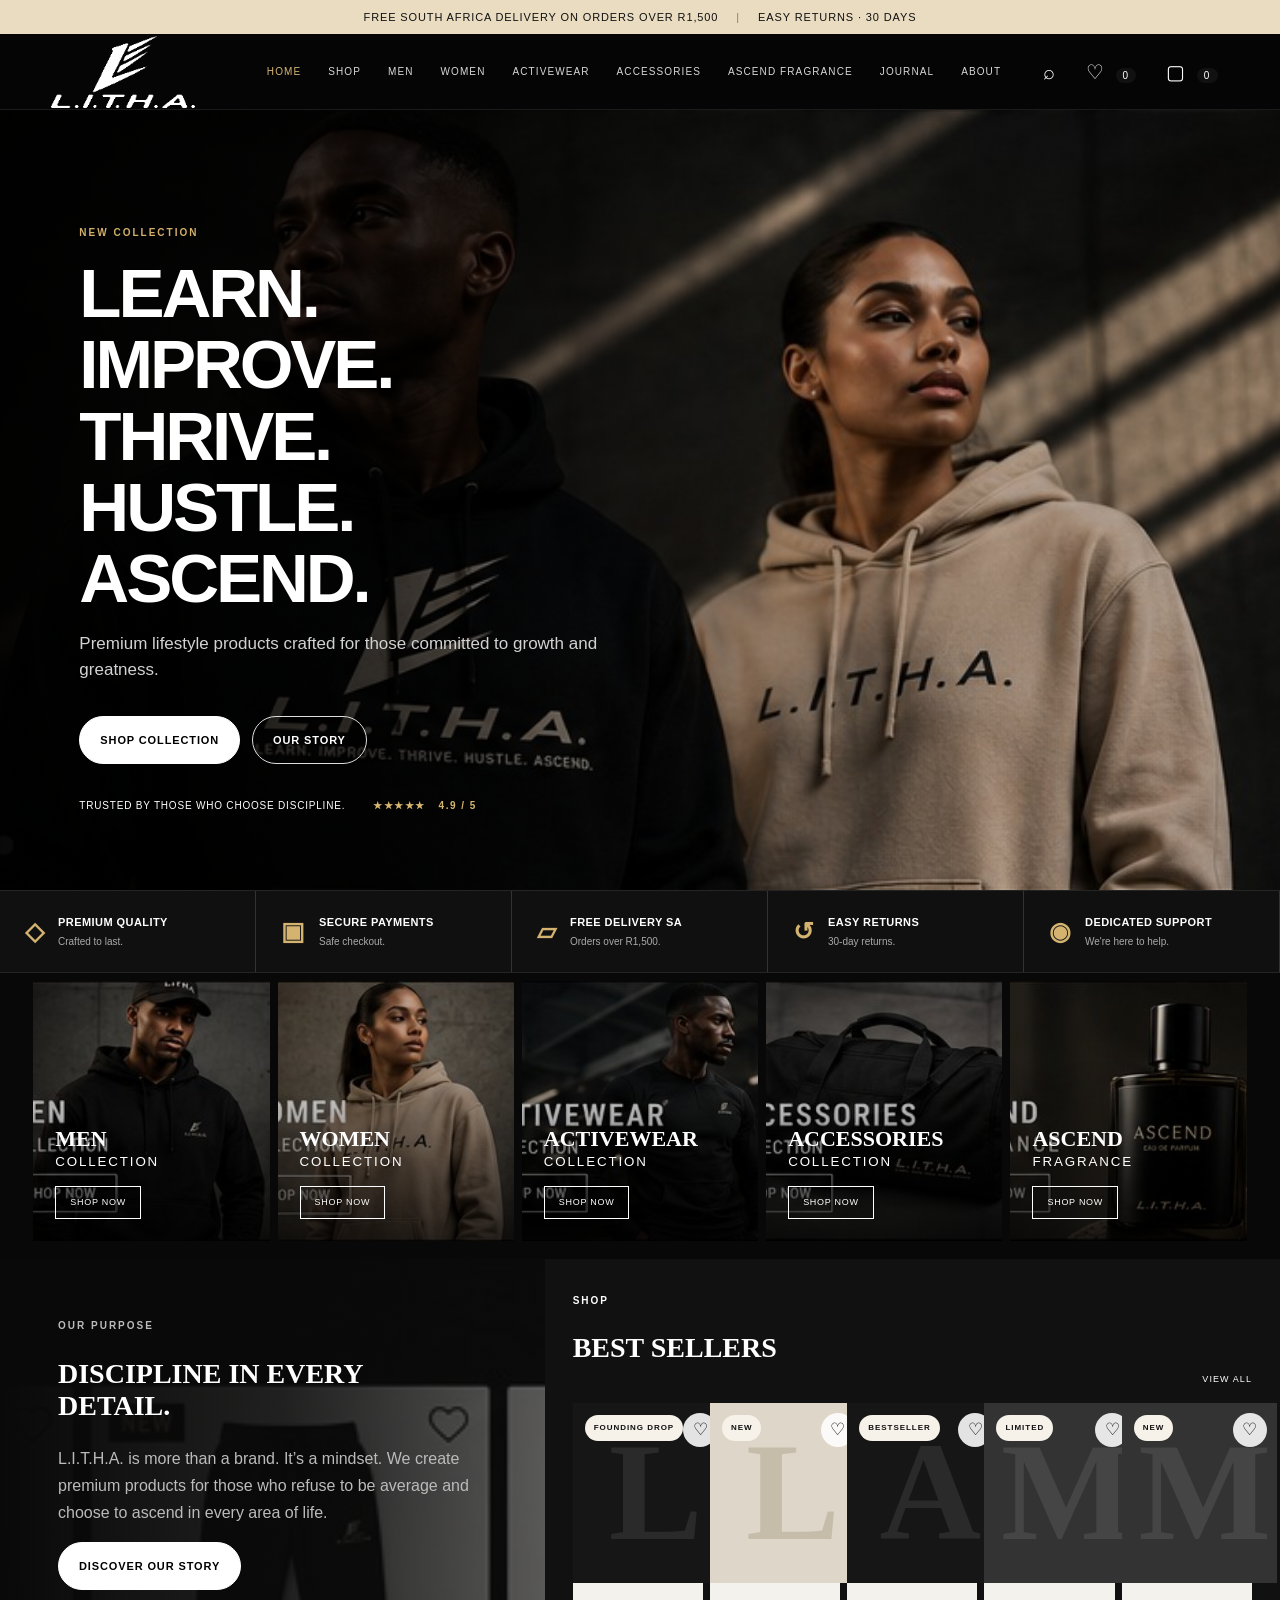
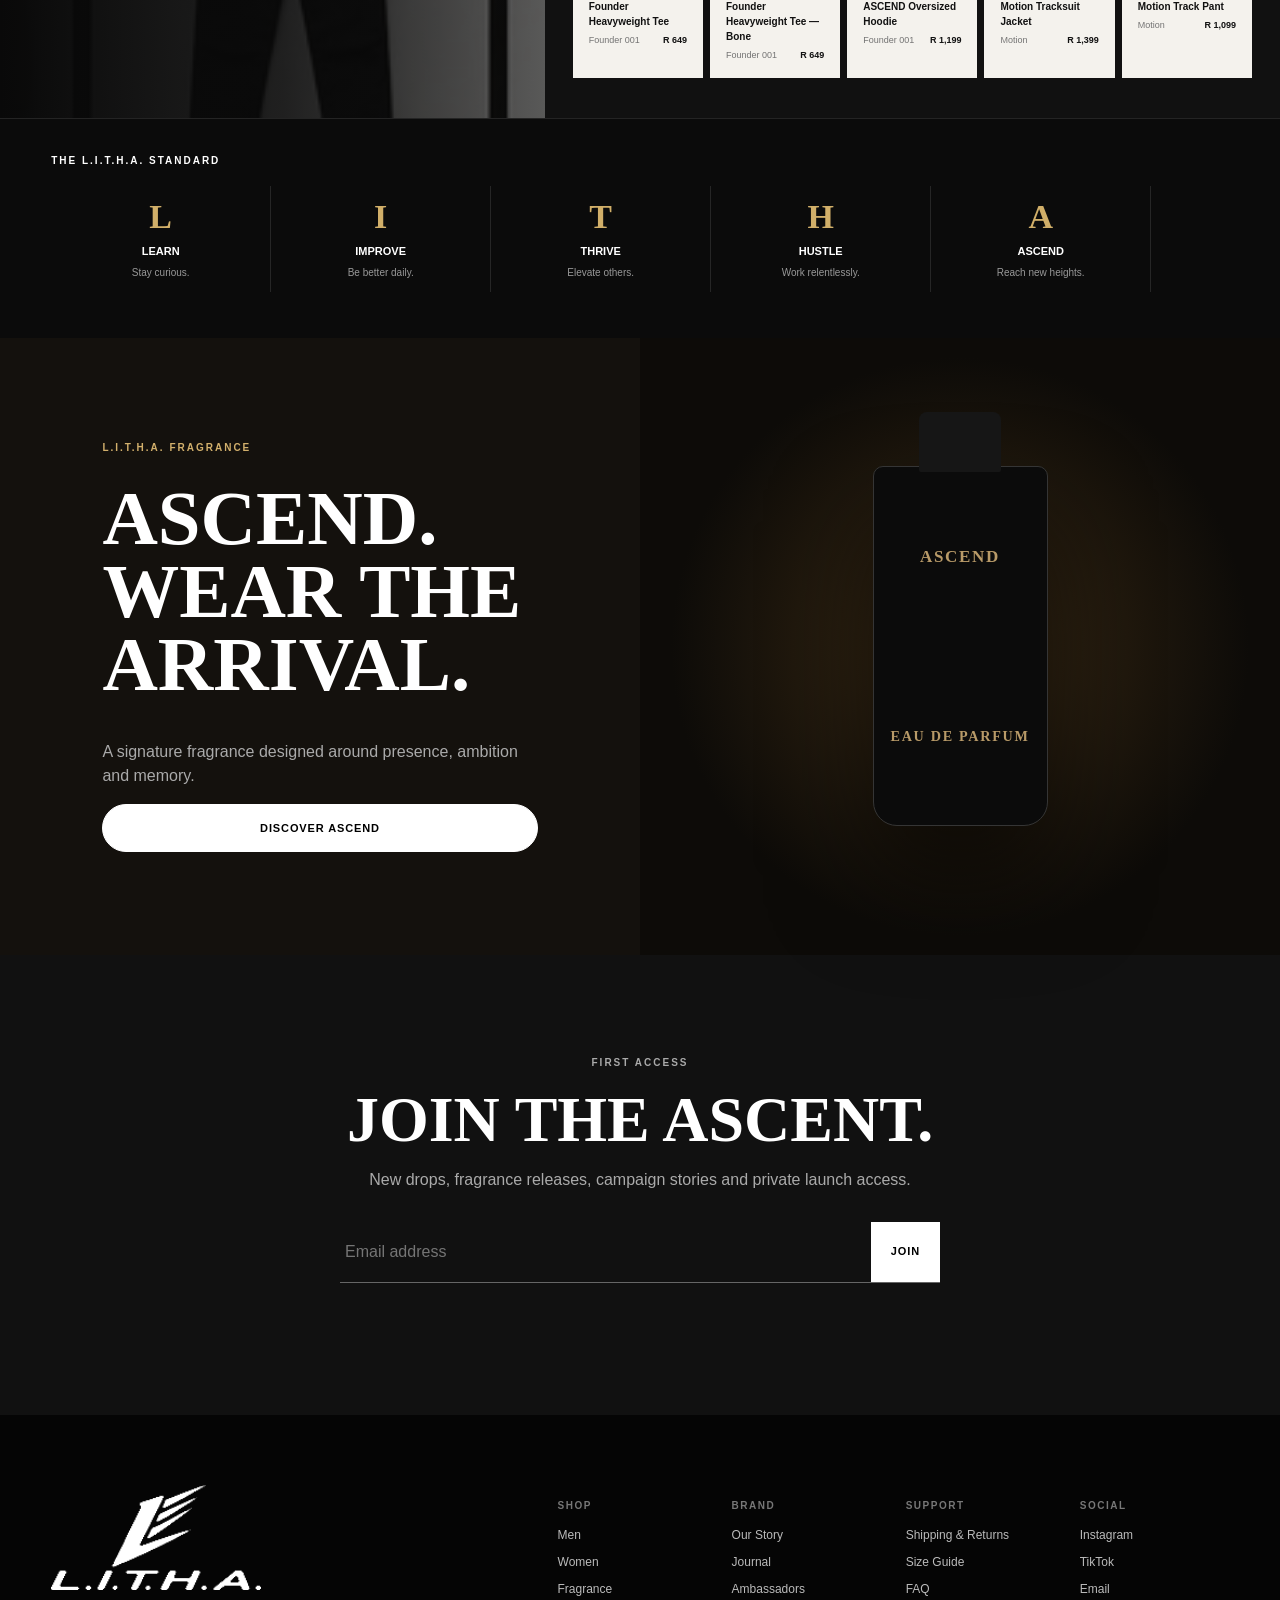
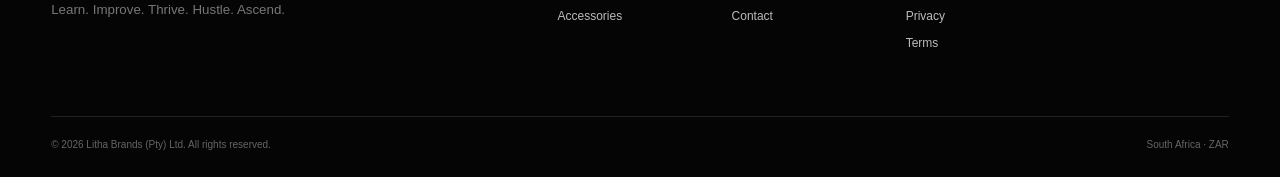
<file: index.html>
<!doctype html><html lang="en-ZA"><head><meta charset="utf-8"><meta name="viewport" content="width=device-width,initial-scale=1"><title>L.I.T.H.A. — Learn. Improve. Thrive. Hustle. Ascend.</title><meta name="description" content="Premium South African lifestyle apparel, activewear, accessories and ASCEND fragrance built around growth, discipline and movement."><meta name="theme-color" content="#070707"><meta name="robots" content="index,follow"><meta property="og:type" content="website"><meta property="og:title" content="L.I.T.H.A. — Learn. Improve. Thrive. Hustle. Ascend."><meta property="og:description" content="Premium South African lifestyle apparel, activewear, accessories and ASCEND fragrance built around growth, discipline and movement."><meta property="og:image" content="social-card.svg"><meta name="twitter:card" content="summary_large_image"><link rel="icon" href="favicon.svg" type="image/svg+xml"><link rel="manifest" href="site.webmanifest"><link rel="stylesheet" href="styles.css"><script src="config.js"></script></head><body><a class="skip" href="#main">Skip to content</a>
<div class="announcement"><span>FREE SOUTH AFRICA DELIVERY ON ORDERS OVER R1,500</span><span class="ann-sep">|</span><span>EASY RETURNS · 30 DAYS</span></div>
<header class="site-header premium-header">
<a class="brand" href="index.html" aria-label="L.I.T.H.A. home"><img class="brand-logo" src="logo-header-white.png" alt="L.I.T.H.A. — Learn. Improve. Thrive. Hustle. Ascend."></a>
<nav class="desktop-nav"><a class="active" href="index.html">Home</a><a href="shop.html">Shop</a><a href="shop.html?category=men">Men</a><a href="shop.html?category=women">Women</a><a href="shop.html?category=active">Activewear</a><a href="shop.html?category=accessories">Accessories</a><a href="fragrance.html">Ascend Fragrance</a><a href="journal.html">Journal</a><a href="about.html">About</a></nav>
<div class="header-actions"><button class="icon-btn compact" id="searchBtn" aria-label="Search">⌕</button><a class="icon-btn compact" href="wishlist.html" aria-label="Wishlist">♡ <span class="count-pill" data-wish-count>0</span></a><button class="icon-btn compact" id="cartBtn" aria-label="Bag">▢ <span class="count-pill" data-cart-count>0</span></button><button class="menu-btn" id="menuBtn">Menu</button></div></header>
<nav class="mobile-menu" id="mobileMenu" aria-label="Mobile navigation"><button class="mobile-close" data-close>Close</button><a href="shop.html">Shop all</a><a href="shop.html?category=men">Men</a><a href="shop.html?category=women">Women</a><a href="shop.html?category=active">Activewear</a><a href="shop.html?category=accessories">Accessories</a><a href="fragrance.html">Fragrance</a><a href="about.html">Our Story</a><a href="ambassadors.html">Ambassadors</a><a href="journal.html">Journal</a><a href="contact.html">Contact</a></nav>
<main id="main">
<section class="visual-hero">
  <img src="hero-models.jpg" class="visual-hero-image" alt="L.I.T.H.A. campaign models wearing premium streetwear">
  <div class="visual-hero-shade"></div>
  <div class="visual-hero-copy"><p class="eyebrow gold">NEW COLLECTION</p><h1>LEARN. IMPROVE. THRIVE.<br>HUSTLE. ASCEND.</h1><p>Premium lifestyle products crafted for those committed to growth and greatness.</p><div class="hero-actions"><a class="btn btn-primary" href="shop.html">Shop Collection</a><a class="btn btn-ghost light" href="about.html">Our Story</a></div><div class="hero-proof"><span>TRUSTED BY THOSE WHO CHOOSE DISCIPLINE.</span><strong>★★★★★ &nbsp; 4.9 / 5</strong></div></div>
</section>
<section class="trust-strip"><div><b>◇</b><span><strong>Premium Quality</strong><small>Crafted to last.</small></span></div><div><b>▣</b><span><strong>Secure Payments</strong><small>Safe checkout.</small></span></div><div><b>▱</b><span><strong>Free Delivery SA</strong><small>Orders over R1,500.</small></span></div><div><b>↺</b><span><strong>Easy Returns</strong><small>30-day returns.</small></span></div><div><b>◉</b><span><strong>Dedicated Support</strong><small>We're here to help.</small></span></div></section>
<section class="collection-tiles">
<a href="shop.html?category=men" class="collection-tile"><img src="collection-1.jpg" alt="Men collection"><span><strong>MEN</strong><small>COLLECTION</small><em>SHOP NOW</em></span></a>
<a href="shop.html?category=women" class="collection-tile"><img src="collection-2.jpg" alt="Women collection"><span><strong>WOMEN</strong><small>COLLECTION</small><em>SHOP NOW</em></span></a>
<a href="shop.html?category=active" class="collection-tile"><img src="collection-3.jpg" alt="Activewear collection"><span><strong>ACTIVEWEAR</strong><small>COLLECTION</small><em>SHOP NOW</em></span></a>
<a href="shop.html?category=accessories" class="collection-tile"><img src="collection-4.jpg" alt="Accessories collection"><span><strong>ACCESSORIES</strong><small>COLLECTION</small><em>SHOP NOW</em></span></a>
<a href="fragrance.html" class="collection-tile"><img src="collection-5.jpg" alt="ASCEND fragrance"><span><strong>ASCEND</strong><small>FRAGRANCE</small><em>SHOP NOW</em></span></a>
</section>
<section class="brand-bestsellers"><div class="discipline-panel"><div class="discipline-copy"><p class="eyebrow">OUR PURPOSE</p><h2>DISCIPLINE IN EVERY DETAIL.</h2><p>L.I.T.H.A. is more than a brand. It’s a mindset. We create premium products for those who refuse to be average and choose to ascend in every area of life.</p><a class="btn btn-primary" href="about.html">Discover Our Story</a></div><img src="bestsellers-strip.jpg" alt="L.I.T.H.A. campaign detail"></div><div class="bestsellers-panel"><div class="section-head compact-head"><div><p class="eyebrow">SHOP</p><h2>BEST SELLERS</h2></div><a href="shop.html">VIEW ALL</a></div><div class="product-grid compact-products" id="productGrid" data-limit="5"></div></div></section>
<section class="standard-section"><p class="eyebrow">THE L.I.T.H.A. STANDARD</p><div class="standard-grid"><div><b>L</b><strong>LEARN</strong><small>Stay curious.</small></div><div><b>I</b><strong>IMPROVE</strong><small>Be better daily.</small></div><div><b>T</b><strong>THRIVE</strong><small>Elevate others.</small></div><div><b>H</b><strong>HUSTLE</strong><small>Work relentlessly.</small></div><div><b>A</b><strong>ASCEND</strong><small>Reach new heights.</small></div></div></section>
<section class="editorial-fragrance"><div class="fragrance-copy"><p class="eyebrow gold">L.I.T.H.A. FRAGRANCE</p><h2>ASCEND.<br>WEAR THE ARRIVAL.</h2><p>A signature fragrance designed around presence, ambition and memory.</p><a class="btn btn-primary" href="fragrance.html">Discover ASCEND</a></div><div class="fragrance-art"><div class="bottle black">ASCEND<br><small>EAU DE PARFUM</small></div></div></section>
<section class="newsletter"><p class="eyebrow">FIRST ACCESS</p><h2>JOIN THE ASCENT.</h2><p>New drops, fragrance releases, campaign stories and private launch access.</p><form id="newsletterForm" class="newsletter-form"><input id="emailInput" type="email" placeholder="Email address" required aria-label="Email address"><button class="btn btn-primary">Join</button></form><small class="newsletter-msg" id="newsletterMsg"></small></section>
</main><footer><div class="footer-inner"><div class="footer-top"><div class="footer-brand"><img class="footer-logo" src="logo-header-white.png" alt="L.I.T.H.A."><small>Learn. Improve. Thrive. Hustle. Ascend.</small></div><div class="footer-cols"><div><h4>Shop</h4><a href="shop.html?category=men">Men</a><a href="shop.html?category=women">Women</a><a href="fragrance.html">Fragrance</a><a href="shop.html?category=accessories">Accessories</a></div><div><h4>Brand</h4><a href="about.html">Our Story</a><a href="journal.html">Journal</a><a href="ambassadors.html">Ambassadors</a><a href="contact.html">Contact</a></div><div><h4>Support</h4><a href="shipping.html">Shipping & Returns</a><a href="size-guide.html">Size Guide</a><a href="faq.html">FAQ</a><a href="privacy.html">Privacy</a><a href="terms.html">Terms</a></div><div><h4>Social</h4><a href="#" data-social="instagram">Instagram</a><a href="#" data-social="tiktok">TikTok</a><a href="mailto:official.litha@gmail.com">Email</a></div></div></div><div class="footer-bottom"><span>© 2026 Litha Brands (Pty) Ltd. All rights reserved.</span><span>South Africa · ZAR</span></div></div></footer><div class="scrim" id="scrim"></div><aside class="drawer" id="cartDrawer" aria-label="Shopping bag"><div class="drawer-head"><h2>Your Bag</h2><button class="close-btn" data-close>Close</button></div><div class="cart-items" id="cartItems"></div><div class="drawer-foot"><small id="shipMsg"></small><div class="shipping-progress"><span id="shipBar" style="width:0"></span></div><div class="total-row"><span>Subtotal</span><span id="cartSubtotal">R0</span></div><a class="btn btn-dark full" href="checkout.html">Checkout</a><small style="display:block;color:#777;margin-top:10px">Taxes and delivery confirmed at checkout.</small></div></aside><section class="search-overlay" id="searchOverlay"><div class="search-head"><input id="searchInput" aria-label="Search products" placeholder="Search L.I.T.H.A."><button class="close-btn" data-close>Close</button></div><div class="search-results" id="searchResults"></div></section><section class="modal" id="productModal" aria-label="Product quick view"><div class="modal-inner"><div id="modalVisual" class="modal-visual"></div><div class="modal-copy"><button class="close-btn modal-close" data-close>Close</button><p class="eyebrow" id="modalBadge"></p><h2 id="modalName"></h2><p class="price-lg" id="modalPrice"></p><p id="modalDesc"></p><small id="modalCollection"></small><h3>Select size</h3><div class="size-row" id="modalSizes"></div><button class="btn btn-dark full" id="modalAdd">Add to bag</button><p><a href="size-guide.html"><u>View size guide</u></a></p></div></div></section><div id="toast" class="toast" role="status"></div><button id="backTop" class="back-top" aria-label="Back to top">↑</button><script id="productData" type="application/json">[{"id":"founder-tee-black","name":"Founder Heavyweight Tee","price":649,"category":"men","collection":"Founder 001","badge":"FOUNDING DROP","sizes":["S","M","L","XL","2XL"],"tone":"black","symbol":"L","desc":"240gsm heavyweight cotton tee with an oversized silhouette and restrained L.I.T.H.A. identity."},{"id":"founder-tee-cream","name":"Founder Heavyweight Tee \u2014 Bone","price":649,"category":"men","collection":"Founder 001","badge":"NEW","sizes":["S","M","L","XL","2XL"],"tone":"cream","symbol":"L","desc":"The Founder tee in bone: heavyweight cotton, dropped shoulder and quiet statement branding."},{"id":"ascend-hoodie","name":"ASCEND Oversized Hoodie","price":1199,"category":"men","collection":"Founder 001","badge":"BESTSELLER","sizes":["S","M","L","XL","2XL"],"tone":"black","symbol":"A","desc":"Heavy fleece hoodie shaped for travel, training days and after-dark city movement."},{"id":"motion-track","name":"Motion Tracksuit Jacket","price":1399,"category":"men","collection":"Motion","badge":"LIMITED","sizes":["S","M","L","XL","2XL"],"tone":"charcoal","symbol":"M","desc":"Technical zip jacket with clean lines, subtle geometry and a structured athletic fit."},{"id":"motion-pant","name":"Motion Track Pant","price":1099,"category":"men","collection":"Motion","badge":"NEW","sizes":["S","M","L","XL","2XL"],"tone":"charcoal","symbol":"M","desc":"Tapered performance track pant designed to pair with the Motion jacket."},{"id":"performance-tee","name":"Performance Tee","price":599,"category":"active","collection":"Performance","badge":"CORE","sizes":["S","M","L","XL","2XL"],"tone":"black","symbol":"P","desc":"Lightweight training tee with a clean athletic cut and sweat-ready construction."},{"id":"founder-vest","name":"Founder Training Vest","price":499,"category":"active","collection":"Performance","badge":"GYM","sizes":["S","M","L","XL","2XL"],"tone":"black","symbol":"F","desc":"Minimal training vest for high-output sessions and warm-weather movement."},{"id":"women-motion-set","name":"Women Motion Set","price":1299,"category":"women","collection":"Motion","badge":"SET","sizes":["XS","S","M","L","XL"],"tone":"cream","symbol":"L","desc":"Sculpted two-piece active set balancing support, stretch and refined lifestyle styling."},{"id":"women-hoodie","name":"Women Oversized Hoodie","price":1099,"category":"women","collection":"Founder 001","badge":"CORE","sizes":["XS","S","M","L","XL"],"tone":"black","symbol":"A","desc":"Relaxed premium hoodie with an oversized profile and understated ASCEND detail."},{"id":"women-track","name":"Women Essential Tracksuit","price":1699,"category":"women","collection":"Motion","badge":"SET","sizes":["XS","S","M","L","XL"],"tone":"charcoal","symbol":"T","desc":"Full two-piece travel tracksuit designed for comfort without losing structure."},{"id":"women-leggings","name":"Sculpt Leggings","price":749,"category":"women","collection":"Performance","badge":"ACTIVE","sizes":["XS","S","M","L","XL"],"tone":"black","symbol":"S","desc":"High-rise sculpt leggings with flexible compression and a clean matte finish."},{"id":"women-bra","name":"Sculpt Training Bra","price":599,"category":"women","collection":"Performance","badge":"ACTIVE","sizes":["XS","S","M","L","XL"],"tone":"black","symbol":"S","desc":"Supportive training bra designed to pair with Sculpt Leggings."},{"id":"cap-core","name":"L.I.T.H.A. Core Cap","price":399,"category":"accessories","collection":"Core","badge":"CORE","sizes":["One Size"],"tone":"black","symbol":"L","desc":"Six-panel cap with tonal branding and an adjustable rear closure."},{"id":"bucket-hat","name":"Journey Bucket Hat","price":449,"category":"accessories","collection":"Journey","badge":"TRAVEL","sizes":["S/M","L/XL"],"tone":"cream","symbol":"J","desc":"Soft-structure bucket hat inspired by movement, departure halls and long summer days."},{"id":"gym-bag","name":"Ascend Gym Bag","price":899,"category":"accessories","collection":"Journey","badge":"TRAVEL","sizes":["One Size"],"tone":"black","symbol":"A","desc":"Structured carry-all for gym, work and short-haul travel with multiple utility pockets."},{"id":"travel-tote","name":"Journey Utility Tote","price":699,"category":"accessories","collection":"Journey","badge":"NEW","sizes":["One Size"],"tone":"olive","symbol":"J","desc":"Everyday utility tote built for commute, studio, airport and weekend movement."},{"id":"fragrance-noir","name":"ASCEND Noir Eau de Parfum","price":899,"category":"fragrance","collection":"ASCEND","badge":"SIGNATURE","sizes":["100ml"],"tone":"black","symbol":"N","desc":"Warm, smoky and commanding. A deep evening scent built around spice, amber, vanilla and oud."},{"id":"fragrance-lumiere","name":"ASCEND Lumi\u00e8re Eau de Parfum","price":899,"category":"fragrance","collection":"ASCEND","badge":"SIGNATURE","sizes":["100ml"],"tone":"cream","symbol":"L","desc":"Bright, warm and magnetic. A polished companion with luminous sweetness, woods and soft spice."}]</script><script src="app.js" defer></script></body></html>
</file>
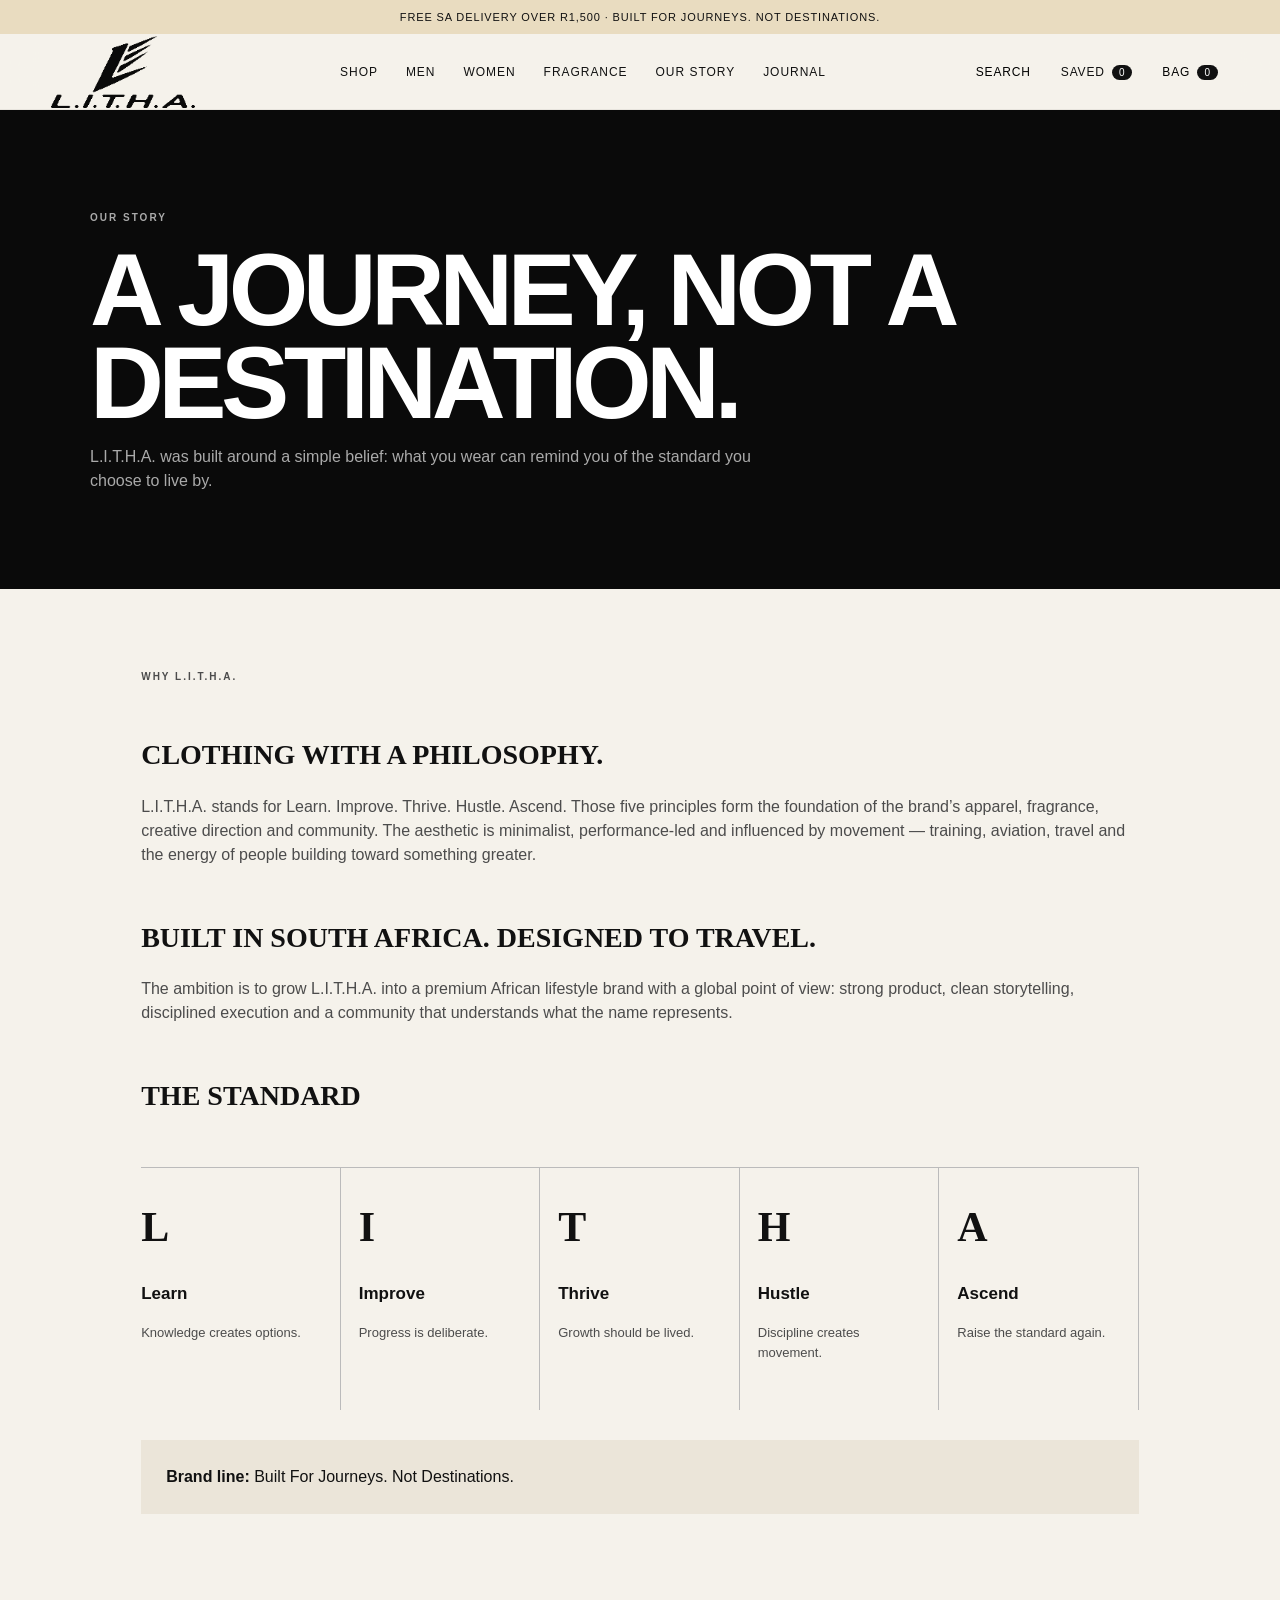
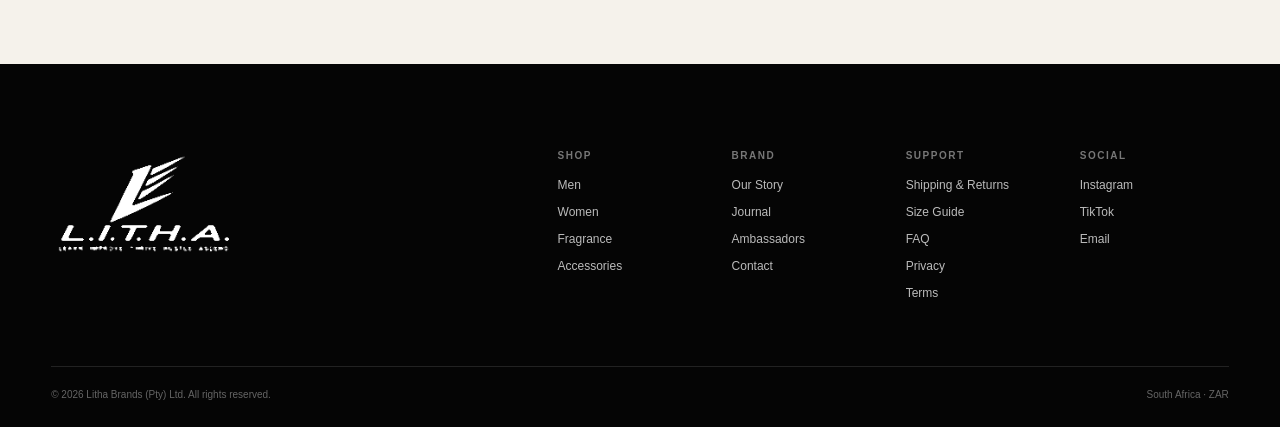
<file: about.html>
<!doctype html><html lang="en-ZA"><head><meta charset="utf-8"><meta name="viewport" content="width=device-width,initial-scale=1"><title>Our Story — L.I.T.H.A.</title><meta name="description" content="Learn the philosophy behind L.I.T.H.A.: Learn. Improve. Thrive. Hustle. Ascend."><meta name="theme-color" content="#070707"><meta name="robots" content="index,follow"><meta property="og:type" content="website"><meta property="og:title" content="Our Story — L.I.T.H.A."><meta property="og:description" content="Learn the philosophy behind L.I.T.H.A.: Learn. Improve. Thrive. Hustle. Ascend."><meta property="og:image" content="social-card.png"><meta name="twitter:card" content="summary_large_image"><link rel="icon" href="favicon.png" type="image/png"><link rel="manifest" href="site.webmanifest"><link rel="stylesheet" href="styles.css"><script src="config.js"></script></head><body><a class="skip" href="#main">Skip to content</a><div class="announcement">FREE SA DELIVERY OVER R1,500 · BUILT FOR JOURNEYS. NOT DESTINATIONS.</div><header class="site-header"><a class="brand" href="index.html" aria-label="L.I.T.H.A. home"><img class="brand-logo" src="logo-header-black.png" alt="L.I.T.H.A."></a><nav class="desktop-nav"><a href="shop.html">Shop</a><a href="shop.html?category=men">Men</a><a href="shop.html?category=women">Women</a><a href="fragrance.html">Fragrance</a><a href="about.html">Our Story</a><a href="journal.html">Journal</a></nav><div class="header-actions"><button class="icon-btn" id="searchBtn" aria-label="Search">Search</button><a class="icon-btn" href="wishlist.html" aria-label="Wishlist">Saved <span class="count-pill" data-wish-count>0</span></a><button class="icon-btn" id="cartBtn">Bag <span class="count-pill" data-cart-count>0</span></button><button class="menu-btn" id="menuBtn">Menu</button></div></header><nav class="mobile-menu" id="mobileMenu" aria-label="Mobile navigation"><button class="mobile-close" data-close>Close</button><a href="shop.html">Shop all</a><a href="shop.html?category=men">Men</a><a href="shop.html?category=women">Women</a><a href="fragrance.html">Fragrance</a><a href="about.html">Our Story</a><a href="ambassadors.html">Ambassadors</a><a href="journal.html">Journal</a><a href="contact.html">Contact</a></nav><main id="main"><section class="page-hero"><div class="inner"><p class="eyebrow">OUR STORY</p><h1>A journey, not a destination.</h1><p>L.I.T.H.A. was built around a simple belief: what you wear can remind you of the standard you choose to live by.</p></div></section><section class="content-page"><p class="eyebrow">WHY L.I.T.H.A.</p><h2>Clothing with a philosophy.</h2><p>L.I.T.H.A. stands for Learn. Improve. Thrive. Hustle. Ascend. Those five principles form the foundation of the brand’s apparel, fragrance, creative direction and community. The aesthetic is minimalist, performance-led and influenced by movement — training, aviation, travel and the energy of people building toward something greater.</p><h2>Built in South Africa. Designed to travel.</h2><p>The ambition is to grow L.I.T.H.A. into a premium African lifestyle brand with a global point of view: strong product, clean storytelling, disciplined execution and a community that understands what the name represents.</p><h2>The standard</h2><div class="manifesto-grid"><div><strong>L</strong><h3>Learn</h3><p>Knowledge creates options.</p></div><div><strong>I</strong><h3>Improve</h3><p>Progress is deliberate.</p></div><div><strong>T</strong><h3>Thrive</h3><p>Growth should be lived.</p></div><div><strong>H</strong><h3>Hustle</h3><p>Discipline creates movement.</p></div><div><strong>A</strong><h3>Ascend</h3><p>Raise the standard again.</p></div></div><div class="notice"><strong>Brand line:</strong> Built For Journeys. Not Destinations.</div></section></main><footer><div class="footer-inner"><div class="footer-top"><div class="footer-brand"><img class="footer-logo" src="logo-white.png" alt="L.I.T.H.A. — Learn. Improve. Thrive. Hustle. Ascend."></div><div class="footer-cols"><div><h4>Shop</h4><a href="shop.html?category=men">Men</a><a href="shop.html?category=women">Women</a><a href="fragrance.html">Fragrance</a><a href="shop.html?category=accessories">Accessories</a></div><div><h4>Brand</h4><a href="about.html">Our Story</a><a href="journal.html">Journal</a><a href="ambassadors.html">Ambassadors</a><a href="contact.html">Contact</a></div><div><h4>Support</h4><a href="shipping.html">Shipping & Returns</a><a href="size-guide.html">Size Guide</a><a href="faq.html">FAQ</a><a href="privacy.html">Privacy</a><a href="terms.html">Terms</a></div><div><h4>Social</h4><a href="#" data-social="instagram">Instagram</a><a href="#" data-social="tiktok">TikTok</a><a href="mailto:official.litha@gmail.com">Email</a></div></div></div><div class="footer-bottom"><span>© 2026 Litha Brands (Pty) Ltd. All rights reserved.</span><span>South Africa · ZAR</span></div></div></footer><div class="scrim" id="scrim"></div><aside class="drawer" id="cartDrawer" aria-label="Shopping bag"><div class="drawer-head"><h2>Your Bag</h2><button class="close-btn" data-close>Close</button></div><div class="cart-items" id="cartItems"></div><div class="drawer-foot"><small id="shipMsg"></small><div class="shipping-progress"><span id="shipBar" style="width:0"></span></div><div class="total-row"><span>Subtotal</span><span id="cartSubtotal">R0</span></div><a class="btn btn-dark full" href="checkout.html">Checkout</a><small style="display:block;color:#777;margin-top:10px">Taxes and delivery confirmed at checkout.</small></div></aside><section class="search-overlay" id="searchOverlay"><div class="search-head"><input id="searchInput" aria-label="Search products" placeholder="Search L.I.T.H.A."><button class="close-btn" data-close>Close</button></div><div class="search-results" id="searchResults"></div></section><section class="modal" id="productModal" aria-label="Product quick view"><div class="modal-inner"><div id="modalVisual" class="modal-visual"></div><div class="modal-copy"><button class="close-btn modal-close" data-close>Close</button><p class="eyebrow" id="modalBadge"></p><h2 id="modalName"></h2><p class="price-lg" id="modalPrice"></p><p id="modalDesc"></p><small id="modalCollection"></small><h3>Select size</h3><div class="size-row" id="modalSizes"></div><button class="btn btn-dark full" id="modalAdd">Add to bag</button><p><a href="size-guide.html"><u>View size guide</u></a></p></div></div></section><div id="toast" class="toast" role="status"></div><button id="backTop" class="back-top" aria-label="Back to top">↑</button><script id="productData" type="application/json">[{"id":"founder-tee-black","name":"Founder Heavyweight Tee","price":649,"category":"men","collection":"Founder 001","badge":"FOUNDING DROP","sizes":["S","M","L","XL","2XL"],"tone":"black","symbol":"L","desc":"240gsm heavyweight cotton tee with an oversized silhouette and restrained L.I.T.H.A. identity."},{"id":"founder-tee-cream","name":"Founder Heavyweight Tee \u2014 Bone","price":649,"category":"men","collection":"Founder 001","badge":"NEW","sizes":["S","M","L","XL","2XL"],"tone":"cream","symbol":"L","desc":"The Founder tee in bone: heavyweight cotton, dropped shoulder and quiet statement branding."},{"id":"ascend-hoodie","name":"ASCEND Oversized Hoodie","price":1199,"category":"men","collection":"Founder 001","badge":"BESTSELLER","sizes":["S","M","L","XL","2XL"],"tone":"black","symbol":"A","desc":"Heavy fleece hoodie shaped for travel, training days and after-dark city movement."},{"id":"motion-track","name":"Motion Tracksuit Jacket","price":1399,"category":"men","collection":"Motion","badge":"LIMITED","sizes":["S","M","L","XL","2XL"],"tone":"charcoal","symbol":"M","desc":"Technical zip jacket with clean lines, subtle geometry and a structured athletic fit."},{"id":"motion-pant","name":"Motion Track Pant","price":1099,"category":"men","collection":"Motion","badge":"NEW","sizes":["S","M","L","XL","2XL"],"tone":"charcoal","symbol":"M","desc":"Tapered performance track pant designed to pair with the Motion jacket."},{"id":"performance-tee","name":"Performance Tee","price":599,"category":"active","collection":"Performance","badge":"CORE","sizes":["S","M","L","XL","2XL"],"tone":"black","symbol":"P","desc":"Lightweight training tee with a clean athletic cut and sweat-ready construction."},{"id":"founder-vest","name":"Founder Training Vest","price":499,"category":"active","collection":"Performance","badge":"GYM","sizes":["S","M","L","XL","2XL"],"tone":"black","symbol":"F","desc":"Minimal training vest for high-output sessions and warm-weather movement."},{"id":"women-motion-set","name":"Women Motion Set","price":1299,"category":"women","collection":"Motion","badge":"SET","sizes":["XS","S","M","L","XL"],"tone":"cream","symbol":"L","desc":"Sculpted two-piece active set balancing support, stretch and refined lifestyle styling."},{"id":"women-hoodie","name":"Women Oversized Hoodie","price":1099,"category":"women","collection":"Founder 001","badge":"CORE","sizes":["XS","S","M","L","XL"],"tone":"black","symbol":"A","desc":"Relaxed premium hoodie with an oversized profile and understated ASCEND detail."},{"id":"women-track","name":"Women Essential Tracksuit","price":1699,"category":"women","collection":"Motion","badge":"SET","sizes":["XS","S","M","L","XL"],"tone":"charcoal","symbol":"T","desc":"Full two-piece travel tracksuit designed for comfort without losing structure."},{"id":"women-leggings","name":"Sculpt Leggings","price":749,"category":"women","collection":"Performance","badge":"ACTIVE","sizes":["XS","S","M","L","XL"],"tone":"black","symbol":"S","desc":"High-rise sculpt leggings with flexible compression and a clean matte finish."},{"id":"women-bra","name":"Sculpt Training Bra","price":599,"category":"women","collection":"Performance","badge":"ACTIVE","sizes":["XS","S","M","L","XL"],"tone":"black","symbol":"S","desc":"Supportive training bra designed to pair with Sculpt Leggings."},{"id":"cap-core","name":"L.I.T.H.A. Core Cap","price":399,"category":"accessories","collection":"Core","badge":"CORE","sizes":["One Size"],"tone":"black","symbol":"L","desc":"Six-panel cap with tonal branding and an adjustable rear closure."},{"id":"bucket-hat","name":"Journey Bucket Hat","price":449,"category":"accessories","collection":"Journey","badge":"TRAVEL","sizes":["S/M","L/XL"],"tone":"cream","symbol":"J","desc":"Soft-structure bucket hat inspired by movement, departure halls and long summer days."},{"id":"gym-bag","name":"Ascend Gym Bag","price":899,"category":"accessories","collection":"Journey","badge":"TRAVEL","sizes":["One Size"],"tone":"black","symbol":"A","desc":"Structured carry-all for gym, work and short-haul travel with multiple utility pockets."},{"id":"travel-tote","name":"Journey Utility Tote","price":699,"category":"accessories","collection":"Journey","badge":"NEW","sizes":["One Size"],"tone":"olive","symbol":"J","desc":"Everyday utility tote built for commute, studio, airport and weekend movement."},{"id":"fragrance-noir","name":"ASCEND Noir Eau de Parfum","price":899,"category":"fragrance","collection":"ASCEND","badge":"SIGNATURE","sizes":["100ml"],"tone":"black","symbol":"N","desc":"Warm, smoky and commanding. A deep evening scent built around spice, amber, vanilla and oud."},{"id":"fragrance-lumiere","name":"ASCEND Lumi\u00e8re Eau de Parfum","price":899,"category":"fragrance","collection":"ASCEND","badge":"SIGNATURE","sizes":["100ml"],"tone":"cream","symbol":"L","desc":"Bright, warm and magnetic. A polished companion with luminous sweetness, woods and soft spice."}]</script><script src="app.js" defer></script></body></html>
</file>
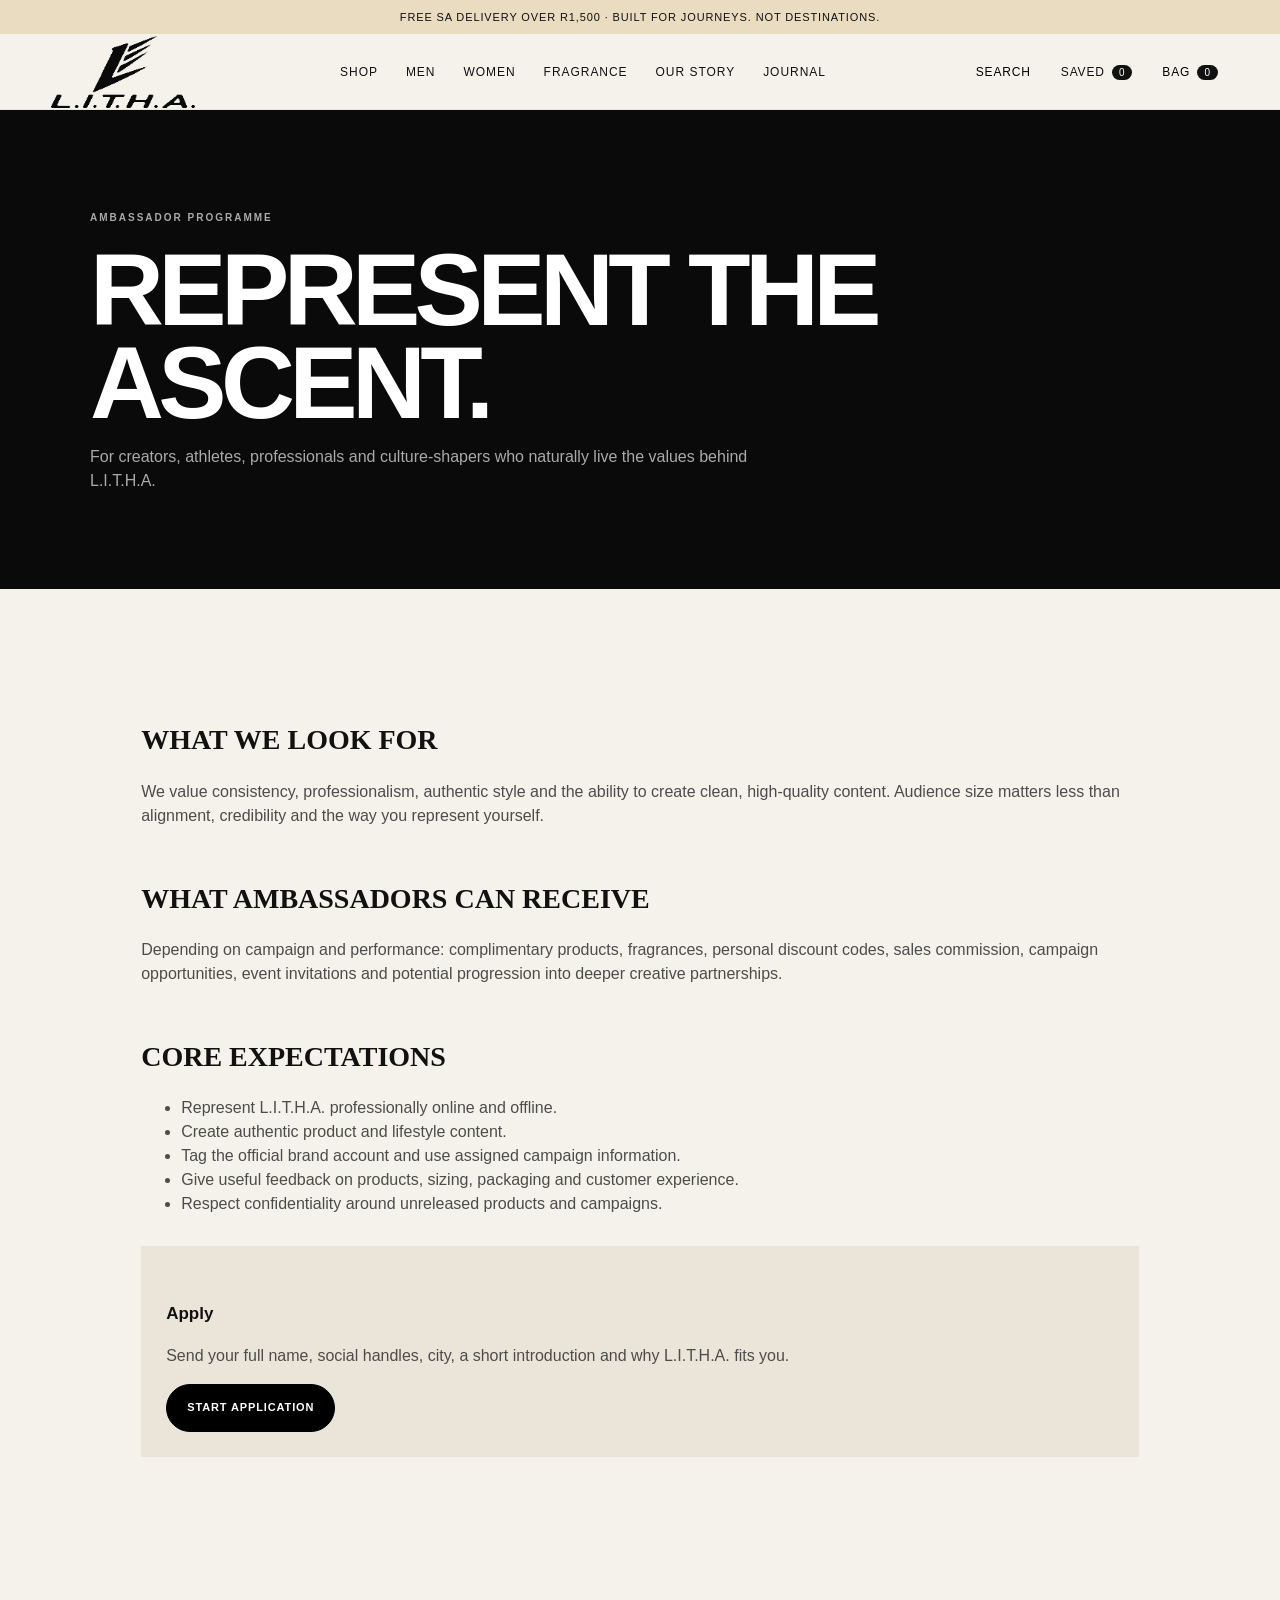
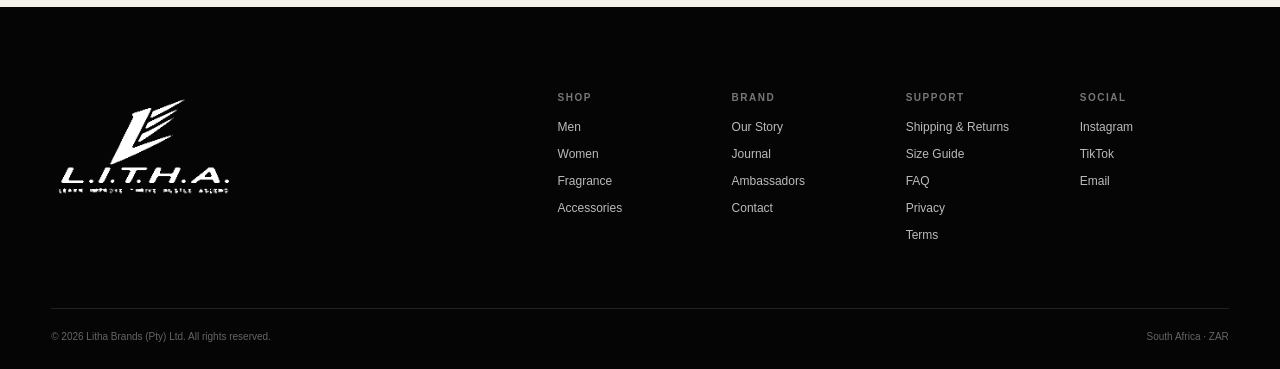
<file: ambassadors.html>
<!doctype html><html lang="en-ZA"><head><meta charset="utf-8"><meta name="viewport" content="width=device-width,initial-scale=1"><title>Ambassadors — L.I.T.H.A.</title><meta name="description" content="Apply to become part of the L.I.T.H.A. ambassador community."><meta name="theme-color" content="#070707"><meta name="robots" content="index,follow"><meta property="og:type" content="website"><meta property="og:title" content="Ambassadors — L.I.T.H.A."><meta property="og:description" content="Apply to become part of the L.I.T.H.A. ambassador community."><meta property="og:image" content="social-card.png"><meta name="twitter:card" content="summary_large_image"><link rel="icon" href="favicon.png" type="image/png"><link rel="manifest" href="site.webmanifest"><link rel="stylesheet" href="styles.css"><script src="config.js"></script></head><body><a class="skip" href="#main">Skip to content</a><div class="announcement">FREE SA DELIVERY OVER R1,500 · BUILT FOR JOURNEYS. NOT DESTINATIONS.</div><header class="site-header"><a class="brand" href="index.html" aria-label="L.I.T.H.A. home"><img class="brand-logo" src="logo-header-black.png" alt="L.I.T.H.A."></a><nav class="desktop-nav"><a href="shop.html">Shop</a><a href="shop.html?category=men">Men</a><a href="shop.html?category=women">Women</a><a href="fragrance.html">Fragrance</a><a href="about.html">Our Story</a><a href="journal.html">Journal</a></nav><div class="header-actions"><button class="icon-btn" id="searchBtn" aria-label="Search">Search</button><a class="icon-btn" href="wishlist.html" aria-label="Wishlist">Saved <span class="count-pill" data-wish-count>0</span></a><button class="icon-btn" id="cartBtn">Bag <span class="count-pill" data-cart-count>0</span></button><button class="menu-btn" id="menuBtn">Menu</button></div></header><nav class="mobile-menu" id="mobileMenu" aria-label="Mobile navigation"><button class="mobile-close" data-close>Close</button><a href="shop.html">Shop all</a><a href="shop.html?category=men">Men</a><a href="shop.html?category=women">Women</a><a href="fragrance.html">Fragrance</a><a href="about.html">Our Story</a><a href="ambassadors.html">Ambassadors</a><a href="journal.html">Journal</a><a href="contact.html">Contact</a></nav><main id="main"><section class="page-hero"><div class="inner"><p class="eyebrow">AMBASSADOR PROGRAMME</p><h1>Represent the ascent.</h1><p>For creators, athletes, professionals and culture-shapers who naturally live the values behind L.I.T.H.A.</p></div></section><section class="content-page"><h2>What we look for</h2><p>We value consistency, professionalism, authentic style and the ability to create clean, high-quality content. Audience size matters less than alignment, credibility and the way you represent yourself.</p><h2>What ambassadors can receive</h2><p>Depending on campaign and performance: complimentary products, fragrances, personal discount codes, sales commission, campaign opportunities, event invitations and potential progression into deeper creative partnerships.</p><h2>Core expectations</h2><ul><li>Represent L.I.T.H.A. professionally online and offline.</li><li>Create authentic product and lifestyle content.</li><li>Tag the official brand account and use assigned campaign information.</li><li>Give useful feedback on products, sizing, packaging and customer experience.</li><li>Respect confidentiality around unreleased products and campaigns.</li></ul><div class="notice"><h3>Apply</h3><p>Send your full name, social handles, city, a short introduction and why L.I.T.H.A. fits you.</p><a class="btn btn-dark" href="mailto:official.litha@gmail.com?subject=L.I.T.H.A.%20Ambassador%20Application">Start Application</a></div></section></main><footer><div class="footer-inner"><div class="footer-top"><div class="footer-brand"><img class="footer-logo" src="logo-white.png" alt="L.I.T.H.A. — Learn. Improve. Thrive. Hustle. Ascend."></div><div class="footer-cols"><div><h4>Shop</h4><a href="shop.html?category=men">Men</a><a href="shop.html?category=women">Women</a><a href="fragrance.html">Fragrance</a><a href="shop.html?category=accessories">Accessories</a></div><div><h4>Brand</h4><a href="about.html">Our Story</a><a href="journal.html">Journal</a><a href="ambassadors.html">Ambassadors</a><a href="contact.html">Contact</a></div><div><h4>Support</h4><a href="shipping.html">Shipping & Returns</a><a href="size-guide.html">Size Guide</a><a href="faq.html">FAQ</a><a href="privacy.html">Privacy</a><a href="terms.html">Terms</a></div><div><h4>Social</h4><a href="#" data-social="instagram">Instagram</a><a href="#" data-social="tiktok">TikTok</a><a href="mailto:official.litha@gmail.com">Email</a></div></div></div><div class="footer-bottom"><span>© 2026 Litha Brands (Pty) Ltd. All rights reserved.</span><span>South Africa · ZAR</span></div></div></footer><div class="scrim" id="scrim"></div><aside class="drawer" id="cartDrawer" aria-label="Shopping bag"><div class="drawer-head"><h2>Your Bag</h2><button class="close-btn" data-close>Close</button></div><div class="cart-items" id="cartItems"></div><div class="drawer-foot"><small id="shipMsg"></small><div class="shipping-progress"><span id="shipBar" style="width:0"></span></div><div class="total-row"><span>Subtotal</span><span id="cartSubtotal">R0</span></div><a class="btn btn-dark full" href="checkout.html">Checkout</a><small style="display:block;color:#777;margin-top:10px">Taxes and delivery confirmed at checkout.</small></div></aside><section class="search-overlay" id="searchOverlay"><div class="search-head"><input id="searchInput" aria-label="Search products" placeholder="Search L.I.T.H.A."><button class="close-btn" data-close>Close</button></div><div class="search-results" id="searchResults"></div></section><section class="modal" id="productModal" aria-label="Product quick view"><div class="modal-inner"><div id="modalVisual" class="modal-visual"></div><div class="modal-copy"><button class="close-btn modal-close" data-close>Close</button><p class="eyebrow" id="modalBadge"></p><h2 id="modalName"></h2><p class="price-lg" id="modalPrice"></p><p id="modalDesc"></p><small id="modalCollection"></small><h3>Select size</h3><div class="size-row" id="modalSizes"></div><button class="btn btn-dark full" id="modalAdd">Add to bag</button><p><a href="size-guide.html"><u>View size guide</u></a></p></div></div></section><div id="toast" class="toast" role="status"></div><button id="backTop" class="back-top" aria-label="Back to top">↑</button><script id="productData" type="application/json">[{"id":"founder-tee-black","name":"Founder Heavyweight Tee","price":649,"category":"men","collection":"Founder 001","badge":"FOUNDING DROP","sizes":["S","M","L","XL","2XL"],"tone":"black","symbol":"L","desc":"240gsm heavyweight cotton tee with an oversized silhouette and restrained L.I.T.H.A. identity."},{"id":"founder-tee-cream","name":"Founder Heavyweight Tee \u2014 Bone","price":649,"category":"men","collection":"Founder 001","badge":"NEW","sizes":["S","M","L","XL","2XL"],"tone":"cream","symbol":"L","desc":"The Founder tee in bone: heavyweight cotton, dropped shoulder and quiet statement branding."},{"id":"ascend-hoodie","name":"ASCEND Oversized Hoodie","price":1199,"category":"men","collection":"Founder 001","badge":"BESTSELLER","sizes":["S","M","L","XL","2XL"],"tone":"black","symbol":"A","desc":"Heavy fleece hoodie shaped for travel, training days and after-dark city movement."},{"id":"motion-track","name":"Motion Tracksuit Jacket","price":1399,"category":"men","collection":"Motion","badge":"LIMITED","sizes":["S","M","L","XL","2XL"],"tone":"charcoal","symbol":"M","desc":"Technical zip jacket with clean lines, subtle geometry and a structured athletic fit."},{"id":"motion-pant","name":"Motion Track Pant","price":1099,"category":"men","collection":"Motion","badge":"NEW","sizes":["S","M","L","XL","2XL"],"tone":"charcoal","symbol":"M","desc":"Tapered performance track pant designed to pair with the Motion jacket."},{"id":"performance-tee","name":"Performance Tee","price":599,"category":"active","collection":"Performance","badge":"CORE","sizes":["S","M","L","XL","2XL"],"tone":"black","symbol":"P","desc":"Lightweight training tee with a clean athletic cut and sweat-ready construction."},{"id":"founder-vest","name":"Founder Training Vest","price":499,"category":"active","collection":"Performance","badge":"GYM","sizes":["S","M","L","XL","2XL"],"tone":"black","symbol":"F","desc":"Minimal training vest for high-output sessions and warm-weather movement."},{"id":"women-motion-set","name":"Women Motion Set","price":1299,"category":"women","collection":"Motion","badge":"SET","sizes":["XS","S","M","L","XL"],"tone":"cream","symbol":"L","desc":"Sculpted two-piece active set balancing support, stretch and refined lifestyle styling."},{"id":"women-hoodie","name":"Women Oversized Hoodie","price":1099,"category":"women","collection":"Founder 001","badge":"CORE","sizes":["XS","S","M","L","XL"],"tone":"black","symbol":"A","desc":"Relaxed premium hoodie with an oversized profile and understated ASCEND detail."},{"id":"women-track","name":"Women Essential Tracksuit","price":1699,"category":"women","collection":"Motion","badge":"SET","sizes":["XS","S","M","L","XL"],"tone":"charcoal","symbol":"T","desc":"Full two-piece travel tracksuit designed for comfort without losing structure."},{"id":"women-leggings","name":"Sculpt Leggings","price":749,"category":"women","collection":"Performance","badge":"ACTIVE","sizes":["XS","S","M","L","XL"],"tone":"black","symbol":"S","desc":"High-rise sculpt leggings with flexible compression and a clean matte finish."},{"id":"women-bra","name":"Sculpt Training Bra","price":599,"category":"women","collection":"Performance","badge":"ACTIVE","sizes":["XS","S","M","L","XL"],"tone":"black","symbol":"S","desc":"Supportive training bra designed to pair with Sculpt Leggings."},{"id":"cap-core","name":"L.I.T.H.A. Core Cap","price":399,"category":"accessories","collection":"Core","badge":"CORE","sizes":["One Size"],"tone":"black","symbol":"L","desc":"Six-panel cap with tonal branding and an adjustable rear closure."},{"id":"bucket-hat","name":"Journey Bucket Hat","price":449,"category":"accessories","collection":"Journey","badge":"TRAVEL","sizes":["S/M","L/XL"],"tone":"cream","symbol":"J","desc":"Soft-structure bucket hat inspired by movement, departure halls and long summer days."},{"id":"gym-bag","name":"Ascend Gym Bag","price":899,"category":"accessories","collection":"Journey","badge":"TRAVEL","sizes":["One Size"],"tone":"black","symbol":"A","desc":"Structured carry-all for gym, work and short-haul travel with multiple utility pockets."},{"id":"travel-tote","name":"Journey Utility Tote","price":699,"category":"accessories","collection":"Journey","badge":"NEW","sizes":["One Size"],"tone":"olive","symbol":"J","desc":"Everyday utility tote built for commute, studio, airport and weekend movement."},{"id":"fragrance-noir","name":"ASCEND Noir Eau de Parfum","price":899,"category":"fragrance","collection":"ASCEND","badge":"SIGNATURE","sizes":["100ml"],"tone":"black","symbol":"N","desc":"Warm, smoky and commanding. A deep evening scent built around spice, amber, vanilla and oud."},{"id":"fragrance-lumiere","name":"ASCEND Lumi\u00e8re Eau de Parfum","price":899,"category":"fragrance","collection":"ASCEND","badge":"SIGNATURE","sizes":["100ml"],"tone":"cream","symbol":"L","desc":"Bright, warm and magnetic. A polished companion with luminous sweetness, woods and soft spice."}]</script><script src="app.js" defer></script></body></html>
</file>
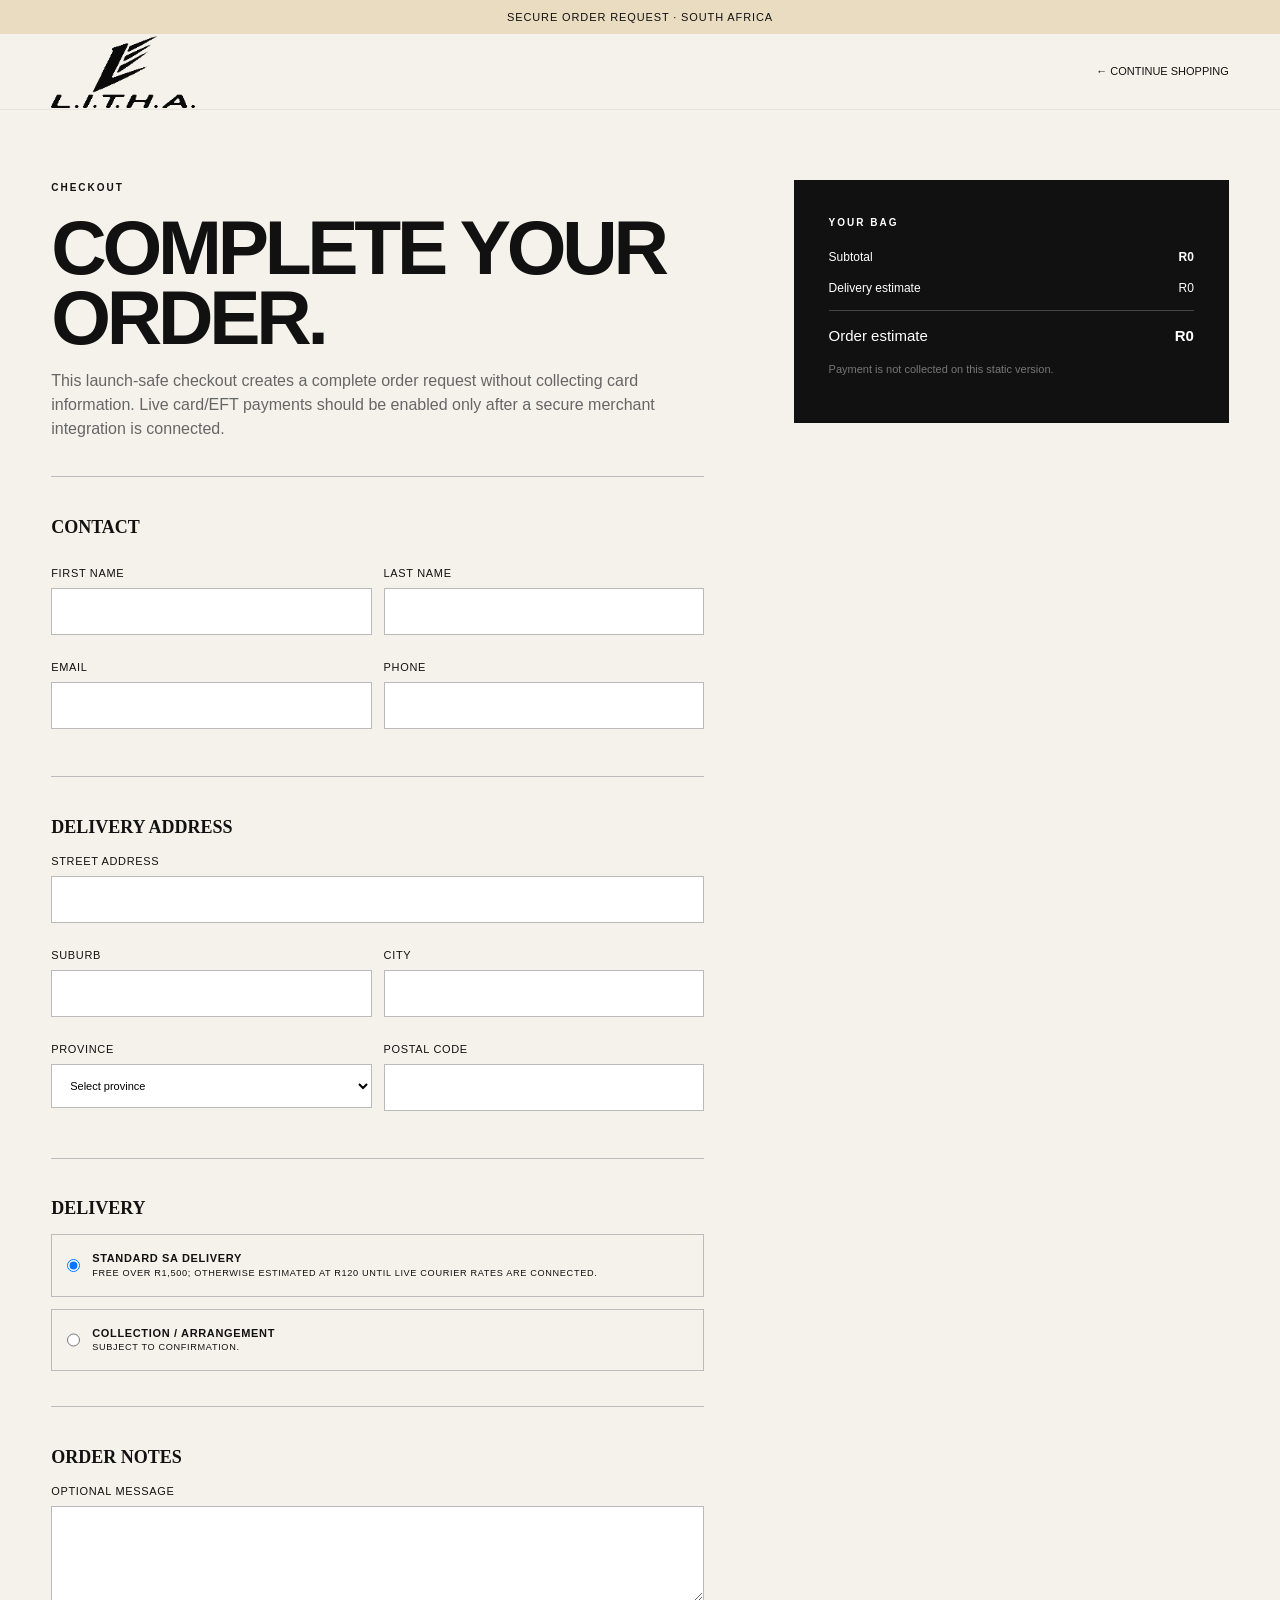
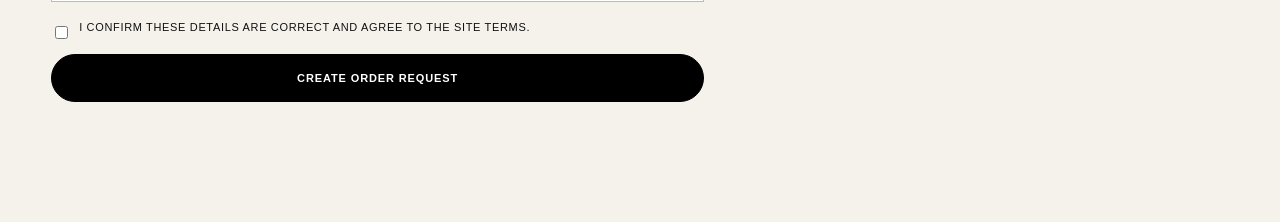
<file: checkout.html>
<!doctype html><html lang="en-ZA"><head><meta charset="utf-8"><meta name="viewport" content="width=device-width,initial-scale=1"><title>Checkout — L.I.T.H.A.</title><meta name="description" content="Complete your L.I.T.H.A. order request."><meta name="theme-color" content="#070707"><meta name="robots" content="index,follow"><meta property="og:type" content="website"><meta property="og:title" content="Checkout — L.I.T.H.A."><meta property="og:description" content="Complete your L.I.T.H.A. order request."><meta property="og:image" content="social-card.png"><meta name="twitter:card" content="summary_large_image"><link rel="icon" href="favicon.png" type="image/png"><link rel="manifest" href="site.webmanifest"><link rel="stylesheet" href="styles.css"><script src="config.js"></script></head><body><a class="skip" href="#main">Skip to content</a><div class="announcement">SECURE ORDER REQUEST · SOUTH AFRICA</div><header class="site-header"><a class="brand" href="index.html" aria-label="L.I.T.H.A. home"><img class="brand-logo" src="logo-header-black.png" alt="L.I.T.H.A."></a><a class="checkout-back" href="shop.html">← Continue shopping</a></header><main id="main" class="checkout-page"><section><p class="eyebrow">CHECKOUT</p><h1>Complete your order.</h1><p class="checkout-lead">This launch-safe checkout creates a complete order request without collecting card information. Live card/EFT payments should be enabled only after a secure merchant integration is connected.</p><form id="checkoutForm" class="checkout-form"><div class="form-section"><h2>Contact</h2><div class="form-grid two"><label>First name<input name="firstName" required autocomplete="given-name"></label><label>Last name<input name="lastName" required autocomplete="family-name"></label></div><div class="form-grid two"><label>Email<input name="email" type="email" required autocomplete="email"></label><label>Phone<input name="phone" type="tel" required autocomplete="tel"></label></div></div><div class="form-section"><h2>Delivery address</h2><label>Street address<input name="address" required autocomplete="street-address"></label><div class="form-grid two"><label>Suburb<input name="suburb" required></label><label>City<input name="city" required autocomplete="address-level2"></label></div><div class="form-grid two"><label>Province<select name="province" required><option value="">Select province</option><option>Eastern Cape</option><option>Free State</option><option>Gauteng</option><option>KwaZulu-Natal</option><option>Limpopo</option><option>Mpumalanga</option><option>North West</option><option>Northern Cape</option><option>Western Cape</option></select></label><label>Postal code<input name="postalCode" required inputmode="numeric" autocomplete="postal-code"></label></div></div><div class="form-section"><h2>Delivery</h2><label class="radio-option"><input type="radio" name="shipping" value="Standard delivery" checked><span><strong>Standard SA delivery</strong><small>Free over R1,500; otherwise estimated at R120 until live courier rates are connected.</small></span></label><label class="radio-option"><input type="radio" name="shipping" value="Collection / arrangement"><span><strong>Collection / arrangement</strong><small>Subject to confirmation.</small></span></label></div><div class="form-section"><h2>Order notes</h2><label>Optional message<textarea name="notes" rows="4"></textarea></label></div><label style="display:flex;gap:8px"><input style="width:auto" type="checkbox" required><span>I confirm these details are correct and agree to the site terms.</span></label><button class="btn btn-dark full" type="submit">Create Order Request</button></form></section><aside class="order-panel"><p class="eyebrow">YOUR BAG</p><div id="checkoutItems"></div><div class="order-totals"><div><span>Subtotal</span><strong id="checkoutSubtotal">R0</strong></div><div><span>Delivery estimate</span><span id="checkoutShipping">R0</span></div><div class="order-total"><span>Order estimate</span><strong id="checkoutTotal">R0</strong></div></div><p style="color:#777;font-size:11px">Payment is not collected on this static version.</p></aside></main><div class="order-success" id="orderSuccess"><div class="order-success-card"><p class="eyebrow">ORDER REQUEST CREATED</p><h2 id="successRef"></h2><p>Your prepared order is ready. Send the email that opens, or download the receipt for your records.</p><div class="success-actions"><button class="btn btn-dark" id="downloadReceipt">Download Receipt</button><a class="btn btn-ghost" href="index.html">Return Home</a></div></div></div><script id="productData" type="application/json">[{"id":"founder-tee-black","name":"Founder Heavyweight Tee","price":649,"category":"men","collection":"Founder 001","badge":"FOUNDING DROP","sizes":["S","M","L","XL","2XL"],"tone":"black","symbol":"L","desc":"240gsm heavyweight cotton tee with an oversized silhouette and restrained L.I.T.H.A. identity."},{"id":"founder-tee-cream","name":"Founder Heavyweight Tee \u2014 Bone","price":649,"category":"men","collection":"Founder 001","badge":"NEW","sizes":["S","M","L","XL","2XL"],"tone":"cream","symbol":"L","desc":"The Founder tee in bone: heavyweight cotton, dropped shoulder and quiet statement branding."},{"id":"ascend-hoodie","name":"ASCEND Oversized Hoodie","price":1199,"category":"men","collection":"Founder 001","badge":"BESTSELLER","sizes":["S","M","L","XL","2XL"],"tone":"black","symbol":"A","desc":"Heavy fleece hoodie shaped for travel, training days and after-dark city movement."},{"id":"motion-track","name":"Motion Tracksuit Jacket","price":1399,"category":"men","collection":"Motion","badge":"LIMITED","sizes":["S","M","L","XL","2XL"],"tone":"charcoal","symbol":"M","desc":"Technical zip jacket with clean lines, subtle geometry and a structured athletic fit."},{"id":"motion-pant","name":"Motion Track Pant","price":1099,"category":"men","collection":"Motion","badge":"NEW","sizes":["S","M","L","XL","2XL"],"tone":"charcoal","symbol":"M","desc":"Tapered performance track pant designed to pair with the Motion jacket."},{"id":"performance-tee","name":"Performance Tee","price":599,"category":"active","collection":"Performance","badge":"CORE","sizes":["S","M","L","XL","2XL"],"tone":"black","symbol":"P","desc":"Lightweight training tee with a clean athletic cut and sweat-ready construction."},{"id":"founder-vest","name":"Founder Training Vest","price":499,"category":"active","collection":"Performance","badge":"GYM","sizes":["S","M","L","XL","2XL"],"tone":"black","symbol":"F","desc":"Minimal training vest for high-output sessions and warm-weather movement."},{"id":"women-motion-set","name":"Women Motion Set","price":1299,"category":"women","collection":"Motion","badge":"SET","sizes":["XS","S","M","L","XL"],"tone":"cream","symbol":"L","desc":"Sculpted two-piece active set balancing support, stretch and refined lifestyle styling."},{"id":"women-hoodie","name":"Women Oversized Hoodie","price":1099,"category":"women","collection":"Founder 001","badge":"CORE","sizes":["XS","S","M","L","XL"],"tone":"black","symbol":"A","desc":"Relaxed premium hoodie with an oversized profile and understated ASCEND detail."},{"id":"women-track","name":"Women Essential Tracksuit","price":1699,"category":"women","collection":"Motion","badge":"SET","sizes":["XS","S","M","L","XL"],"tone":"charcoal","symbol":"T","desc":"Full two-piece travel tracksuit designed for comfort without losing structure."},{"id":"women-leggings","name":"Sculpt Leggings","price":749,"category":"women","collection":"Performance","badge":"ACTIVE","sizes":["XS","S","M","L","XL"],"tone":"black","symbol":"S","desc":"High-rise sculpt leggings with flexible compression and a clean matte finish."},{"id":"women-bra","name":"Sculpt Training Bra","price":599,"category":"women","collection":"Performance","badge":"ACTIVE","sizes":["XS","S","M","L","XL"],"tone":"black","symbol":"S","desc":"Supportive training bra designed to pair with Sculpt Leggings."},{"id":"cap-core","name":"L.I.T.H.A. Core Cap","price":399,"category":"accessories","collection":"Core","badge":"CORE","sizes":["One Size"],"tone":"black","symbol":"L","desc":"Six-panel cap with tonal branding and an adjustable rear closure."},{"id":"bucket-hat","name":"Journey Bucket Hat","price":449,"category":"accessories","collection":"Journey","badge":"TRAVEL","sizes":["S/M","L/XL"],"tone":"cream","symbol":"J","desc":"Soft-structure bucket hat inspired by movement, departure halls and long summer days."},{"id":"gym-bag","name":"Ascend Gym Bag","price":899,"category":"accessories","collection":"Journey","badge":"TRAVEL","sizes":["One Size"],"tone":"black","symbol":"A","desc":"Structured carry-all for gym, work and short-haul travel with multiple utility pockets."},{"id":"travel-tote","name":"Journey Utility Tote","price":699,"category":"accessories","collection":"Journey","badge":"NEW","sizes":["One Size"],"tone":"olive","symbol":"J","desc":"Everyday utility tote built for commute, studio, airport and weekend movement."},{"id":"fragrance-noir","name":"ASCEND Noir Eau de Parfum","price":899,"category":"fragrance","collection":"ASCEND","badge":"SIGNATURE","sizes":["100ml"],"tone":"black","symbol":"N","desc":"Warm, smoky and commanding. A deep evening scent built around spice, amber, vanilla and oud."},{"id":"fragrance-lumiere","name":"ASCEND Lumi\u00e8re Eau de Parfum","price":899,"category":"fragrance","collection":"ASCEND","badge":"SIGNATURE","sizes":["100ml"],"tone":"cream","symbol":"L","desc":"Bright, warm and magnetic. A polished companion with luminous sweetness, woods and soft spice."}]</script><script>
const C=window.LITHA_CONFIG||{}, P=JSON.parse(document.querySelector('#productData').textContent), cart=JSON.parse(localStorage.getItem('lithaCart')||'[]'), money=n=>new Intl.NumberFormat('en-ZA',{style:'currency',currency:'ZAR',maximumFractionDigits:0}).format(n), by=id=>P.find(p=>p.id===id), q=s=>document.querySelector(s);let receipt='';
function ref(){const n=new Date(),d=`${String(n.getFullYear()).slice(-2)}${String(n.getMonth()+1).padStart(2,'0')}${String(n.getDate()).padStart(2,'0')}`;return `LTH-${d}-${Math.floor(1000+Math.random()*9000)}`}
function calc(){const sub=cart.reduce((s,i)=>{const p=by(i.id);return s+(p?p.price*i.qty:0)},0), ship=sub===0||sub>=(C.freeShippingThreshold||1500)?0:(C.standardShippingEstimate||120);return{sub,ship,total:sub+ship}}
function init(){if(!cart.length){q('#checkoutItems').innerHTML='<p>Your bag is empty. <a href="shop.html"><u>Shop collection</u></a></p>';q('#checkoutForm').style.display='none';return}q('#checkoutItems').innerHTML=cart.map(i=>{const p=by(i.id);return p?`<div class="checkout-item"><div class="checkout-thumb">${p.symbol}</div><div><strong>${p.name}</strong><small>${i.size} · Qty ${i.qty}</small></div><span>${money(p.price*i.qty)}</span></div>`:''}).join('');const x=calc();q('#checkoutSubtotal').textContent=money(x.sub);q('#checkoutShipping').textContent=x.ship?money(x.ship):'FREE';q('#checkoutTotal').textContent=money(x.total)}
q('#checkoutForm')?.addEventListener('submit',e=>{e.preventDefault();const data=Object.fromEntries(new FormData(e.currentTarget).entries()),r=ref(),x=calc(),lines=cart.map(i=>{const p=by(i.id);return `${p.name} | ${i.size} | Qty ${i.qty} | ${money(p.price*i.qty)}`});receipt=`L.I.T.H.A. ORDER REQUEST
Reference: ${r}
Created: ${new Date().toLocaleString('en-ZA')}

CUSTOMER
${data.firstName} ${data.lastName}
${data.email}
${data.phone}

DELIVERY
${data.address}
${data.suburb}, ${data.city}
${data.province}, ${data.postalCode}
Method: ${data.shipping}

ITEMS
${lines.join('
')}

Subtotal: ${money(x.sub)}
Delivery estimate: ${x.ship?money(x.ship):'FREE'}
Estimated total: ${money(x.total)}

Notes: ${data.notes||'None'}
`;localStorage.setItem('lithaLastOrder',JSON.stringify({ref:r,data,cart,total:x.total,createdAt:new Date().toISOString()}));q('#successRef').textContent=r;q('#orderSuccess').classList.add('open');const body=encodeURIComponent(receipt+'
Please confirm stock, final delivery and secure payment instructions.');setTimeout(()=>location.href=`mailto:${C.supportEmail||'official.litha@gmail.com'}?subject=${encodeURIComponent('L.I.T.H.A. Order '+r)}&body=${body}`,250)});
q('#downloadReceipt')?.addEventListener('click',()=>{const blob=new Blob([receipt],{type:'text/plain'}),a=document.createElement('a');a.href=URL.createObjectURL(blob);a.download=(q('#successRef').textContent||'LITHA-order')+'.txt';a.click();setTimeout(()=>URL.revokeObjectURL(a.href),500)});init();
</script></body></html>
</file>
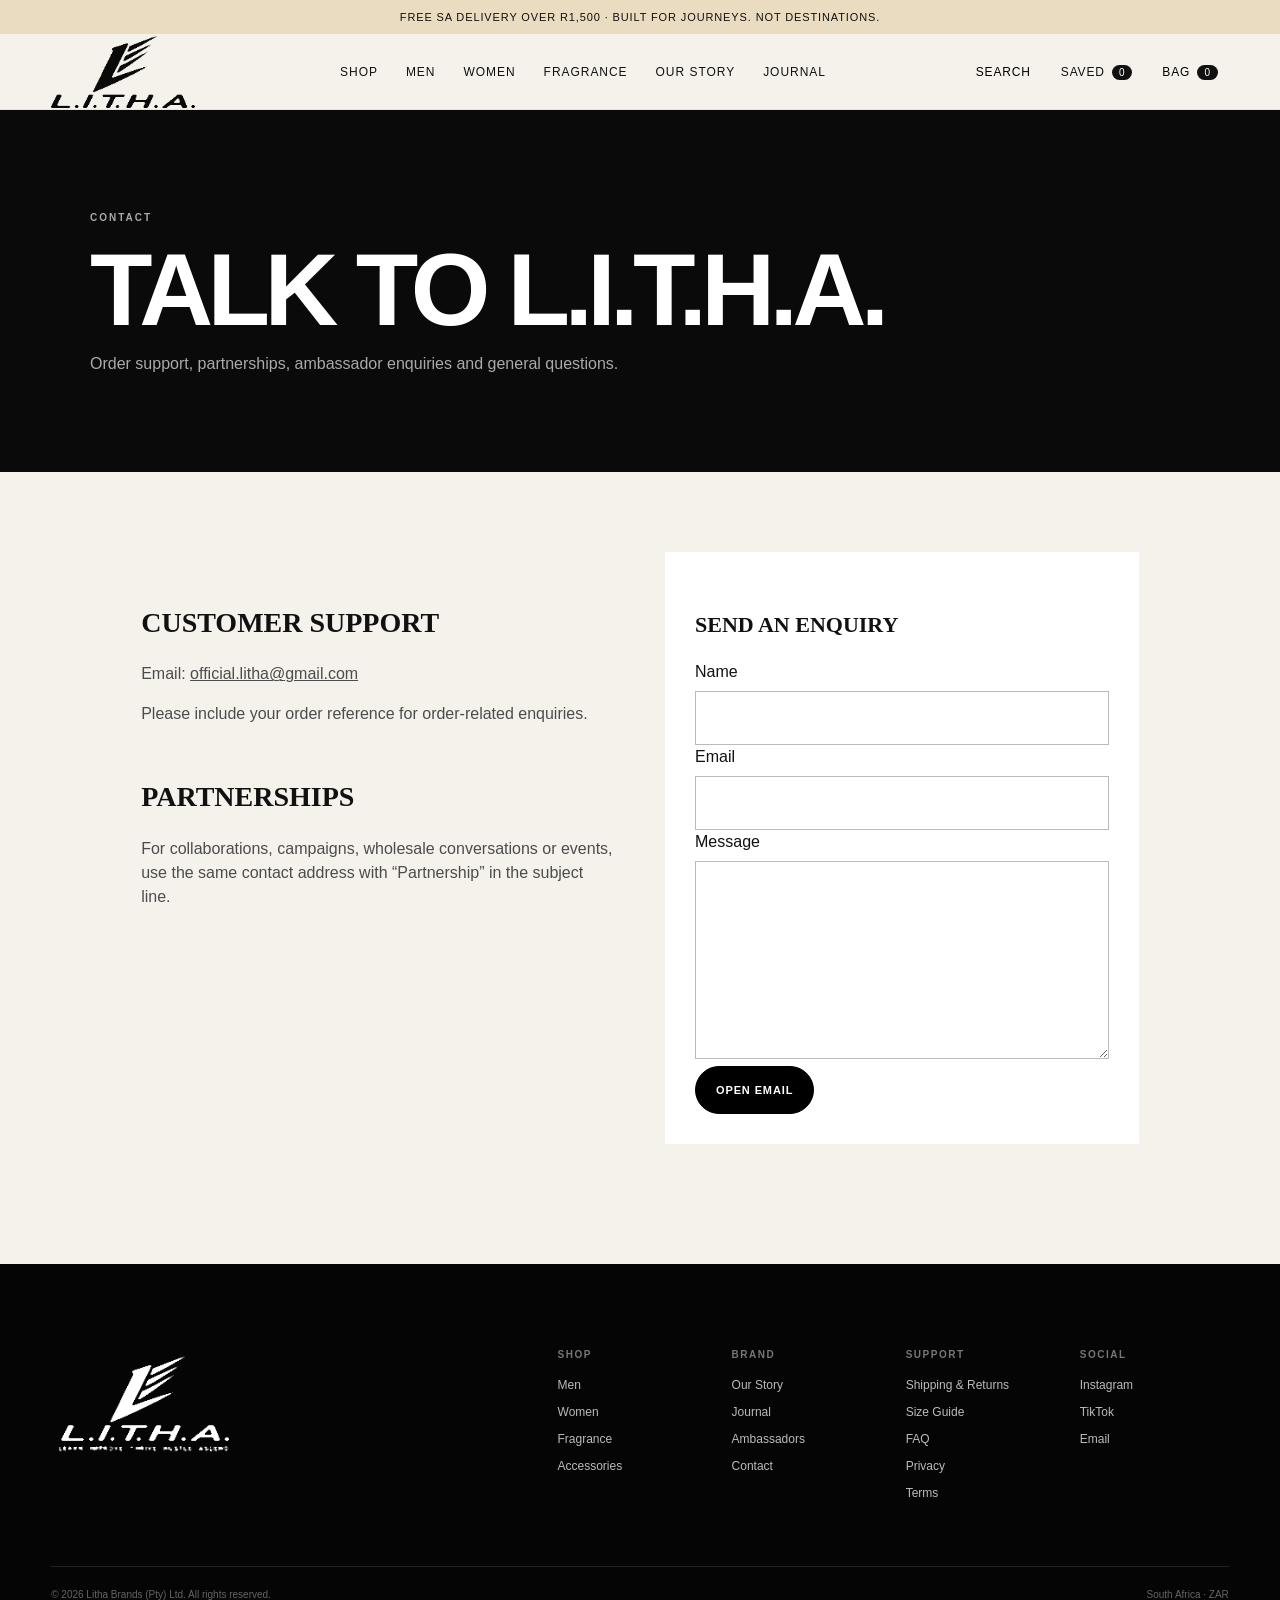
<file: contact.html>
<!doctype html><html lang="en-ZA"><head><meta charset="utf-8"><meta name="viewport" content="width=device-width,initial-scale=1"><title>Contact — L.I.T.H.A.</title><meta name="description" content="Contact L.I.T.H.A. for orders, support, partnerships and ambassador enquiries."><meta name="theme-color" content="#070707"><meta name="robots" content="index,follow"><meta property="og:type" content="website"><meta property="og:title" content="Contact — L.I.T.H.A."><meta property="og:description" content="Contact L.I.T.H.A. for orders, support, partnerships and ambassador enquiries."><meta property="og:image" content="social-card.png"><meta name="twitter:card" content="summary_large_image"><link rel="icon" href="favicon.png" type="image/png"><link rel="manifest" href="site.webmanifest"><link rel="stylesheet" href="styles.css"><script src="config.js"></script></head><body><a class="skip" href="#main">Skip to content</a><div class="announcement">FREE SA DELIVERY OVER R1,500 · BUILT FOR JOURNEYS. NOT DESTINATIONS.</div><header class="site-header"><a class="brand" href="index.html" aria-label="L.I.T.H.A. home"><img class="brand-logo" src="logo-header-black.png" alt="L.I.T.H.A."></a><nav class="desktop-nav"><a href="shop.html">Shop</a><a href="shop.html?category=men">Men</a><a href="shop.html?category=women">Women</a><a href="fragrance.html">Fragrance</a><a href="about.html">Our Story</a><a href="journal.html">Journal</a></nav><div class="header-actions"><button class="icon-btn" id="searchBtn" aria-label="Search">Search</button><a class="icon-btn" href="wishlist.html" aria-label="Wishlist">Saved <span class="count-pill" data-wish-count>0</span></a><button class="icon-btn" id="cartBtn">Bag <span class="count-pill" data-cart-count>0</span></button><button class="menu-btn" id="menuBtn">Menu</button></div></header><nav class="mobile-menu" id="mobileMenu" aria-label="Mobile navigation"><button class="mobile-close" data-close>Close</button><a href="shop.html">Shop all</a><a href="shop.html?category=men">Men</a><a href="shop.html?category=women">Women</a><a href="fragrance.html">Fragrance</a><a href="about.html">Our Story</a><a href="ambassadors.html">Ambassadors</a><a href="journal.html">Journal</a><a href="contact.html">Contact</a></nav><main id="main"><section class="page-hero"><div class="inner"><p class="eyebrow">CONTACT</p><h1>Talk to L.I.T.H.A.</h1><p>Order support, partnerships, ambassador enquiries and general questions.</p></div></section><section class="content-page"><div class="contact-grid"><div><h2>Customer support</h2><p>Email: <a href="mailto:official.litha@gmail.com"><u>official.litha@gmail.com</u></a></p><p>Please include your order reference for order-related enquiries.</p><h2>Partnerships</h2><p>For collaborations, campaigns, wholesale conversations or events, use the same contact address with “Partnership” in the subject line.</p></div><div class="contact-card"><h3>Send an enquiry</h3><form class="contact-form" action="mailto:official.litha@gmail.com" method="post" enctype="text/plain"><label>Name<input name="name" required></label><label>Email<input name="email" type="email" required></label><label>Message<textarea name="message" rows="7" required></textarea></label><button class="btn btn-dark" type="submit">Open Email</button></form></div></div></section></main><footer><div class="footer-inner"><div class="footer-top"><div class="footer-brand"><img class="footer-logo" src="logo-white.png" alt="L.I.T.H.A. — Learn. Improve. Thrive. Hustle. Ascend."></div><div class="footer-cols"><div><h4>Shop</h4><a href="shop.html?category=men">Men</a><a href="shop.html?category=women">Women</a><a href="fragrance.html">Fragrance</a><a href="shop.html?category=accessories">Accessories</a></div><div><h4>Brand</h4><a href="about.html">Our Story</a><a href="journal.html">Journal</a><a href="ambassadors.html">Ambassadors</a><a href="contact.html">Contact</a></div><div><h4>Support</h4><a href="shipping.html">Shipping & Returns</a><a href="size-guide.html">Size Guide</a><a href="faq.html">FAQ</a><a href="privacy.html">Privacy</a><a href="terms.html">Terms</a></div><div><h4>Social</h4><a href="#" data-social="instagram">Instagram</a><a href="#" data-social="tiktok">TikTok</a><a href="mailto:official.litha@gmail.com">Email</a></div></div></div><div class="footer-bottom"><span>© 2026 Litha Brands (Pty) Ltd. All rights reserved.</span><span>South Africa · ZAR</span></div></div></footer><div class="scrim" id="scrim"></div><aside class="drawer" id="cartDrawer" aria-label="Shopping bag"><div class="drawer-head"><h2>Your Bag</h2><button class="close-btn" data-close>Close</button></div><div class="cart-items" id="cartItems"></div><div class="drawer-foot"><small id="shipMsg"></small><div class="shipping-progress"><span id="shipBar" style="width:0"></span></div><div class="total-row"><span>Subtotal</span><span id="cartSubtotal">R0</span></div><a class="btn btn-dark full" href="checkout.html">Checkout</a><small style="display:block;color:#777;margin-top:10px">Taxes and delivery confirmed at checkout.</small></div></aside><section class="search-overlay" id="searchOverlay"><div class="search-head"><input id="searchInput" aria-label="Search products" placeholder="Search L.I.T.H.A."><button class="close-btn" data-close>Close</button></div><div class="search-results" id="searchResults"></div></section><section class="modal" id="productModal" aria-label="Product quick view"><div class="modal-inner"><div id="modalVisual" class="modal-visual"></div><div class="modal-copy"><button class="close-btn modal-close" data-close>Close</button><p class="eyebrow" id="modalBadge"></p><h2 id="modalName"></h2><p class="price-lg" id="modalPrice"></p><p id="modalDesc"></p><small id="modalCollection"></small><h3>Select size</h3><div class="size-row" id="modalSizes"></div><button class="btn btn-dark full" id="modalAdd">Add to bag</button><p><a href="size-guide.html"><u>View size guide</u></a></p></div></div></section><div id="toast" class="toast" role="status"></div><button id="backTop" class="back-top" aria-label="Back to top">↑</button><script id="productData" type="application/json">[{"id":"founder-tee-black","name":"Founder Heavyweight Tee","price":649,"category":"men","collection":"Founder 001","badge":"FOUNDING DROP","sizes":["S","M","L","XL","2XL"],"tone":"black","symbol":"L","desc":"240gsm heavyweight cotton tee with an oversized silhouette and restrained L.I.T.H.A. identity."},{"id":"founder-tee-cream","name":"Founder Heavyweight Tee \u2014 Bone","price":649,"category":"men","collection":"Founder 001","badge":"NEW","sizes":["S","M","L","XL","2XL"],"tone":"cream","symbol":"L","desc":"The Founder tee in bone: heavyweight cotton, dropped shoulder and quiet statement branding."},{"id":"ascend-hoodie","name":"ASCEND Oversized Hoodie","price":1199,"category":"men","collection":"Founder 001","badge":"BESTSELLER","sizes":["S","M","L","XL","2XL"],"tone":"black","symbol":"A","desc":"Heavy fleece hoodie shaped for travel, training days and after-dark city movement."},{"id":"motion-track","name":"Motion Tracksuit Jacket","price":1399,"category":"men","collection":"Motion","badge":"LIMITED","sizes":["S","M","L","XL","2XL"],"tone":"charcoal","symbol":"M","desc":"Technical zip jacket with clean lines, subtle geometry and a structured athletic fit."},{"id":"motion-pant","name":"Motion Track Pant","price":1099,"category":"men","collection":"Motion","badge":"NEW","sizes":["S","M","L","XL","2XL"],"tone":"charcoal","symbol":"M","desc":"Tapered performance track pant designed to pair with the Motion jacket."},{"id":"performance-tee","name":"Performance Tee","price":599,"category":"active","collection":"Performance","badge":"CORE","sizes":["S","M","L","XL","2XL"],"tone":"black","symbol":"P","desc":"Lightweight training tee with a clean athletic cut and sweat-ready construction."},{"id":"founder-vest","name":"Founder Training Vest","price":499,"category":"active","collection":"Performance","badge":"GYM","sizes":["S","M","L","XL","2XL"],"tone":"black","symbol":"F","desc":"Minimal training vest for high-output sessions and warm-weather movement."},{"id":"women-motion-set","name":"Women Motion Set","price":1299,"category":"women","collection":"Motion","badge":"SET","sizes":["XS","S","M","L","XL"],"tone":"cream","symbol":"L","desc":"Sculpted two-piece active set balancing support, stretch and refined lifestyle styling."},{"id":"women-hoodie","name":"Women Oversized Hoodie","price":1099,"category":"women","collection":"Founder 001","badge":"CORE","sizes":["XS","S","M","L","XL"],"tone":"black","symbol":"A","desc":"Relaxed premium hoodie with an oversized profile and understated ASCEND detail."},{"id":"women-track","name":"Women Essential Tracksuit","price":1699,"category":"women","collection":"Motion","badge":"SET","sizes":["XS","S","M","L","XL"],"tone":"charcoal","symbol":"T","desc":"Full two-piece travel tracksuit designed for comfort without losing structure."},{"id":"women-leggings","name":"Sculpt Leggings","price":749,"category":"women","collection":"Performance","badge":"ACTIVE","sizes":["XS","S","M","L","XL"],"tone":"black","symbol":"S","desc":"High-rise sculpt leggings with flexible compression and a clean matte finish."},{"id":"women-bra","name":"Sculpt Training Bra","price":599,"category":"women","collection":"Performance","badge":"ACTIVE","sizes":["XS","S","M","L","XL"],"tone":"black","symbol":"S","desc":"Supportive training bra designed to pair with Sculpt Leggings."},{"id":"cap-core","name":"L.I.T.H.A. Core Cap","price":399,"category":"accessories","collection":"Core","badge":"CORE","sizes":["One Size"],"tone":"black","symbol":"L","desc":"Six-panel cap with tonal branding and an adjustable rear closure."},{"id":"bucket-hat","name":"Journey Bucket Hat","price":449,"category":"accessories","collection":"Journey","badge":"TRAVEL","sizes":["S/M","L/XL"],"tone":"cream","symbol":"J","desc":"Soft-structure bucket hat inspired by movement, departure halls and long summer days."},{"id":"gym-bag","name":"Ascend Gym Bag","price":899,"category":"accessories","collection":"Journey","badge":"TRAVEL","sizes":["One Size"],"tone":"black","symbol":"A","desc":"Structured carry-all for gym, work and short-haul travel with multiple utility pockets."},{"id":"travel-tote","name":"Journey Utility Tote","price":699,"category":"accessories","collection":"Journey","badge":"NEW","sizes":["One Size"],"tone":"olive","symbol":"J","desc":"Everyday utility tote built for commute, studio, airport and weekend movement."},{"id":"fragrance-noir","name":"ASCEND Noir Eau de Parfum","price":899,"category":"fragrance","collection":"ASCEND","badge":"SIGNATURE","sizes":["100ml"],"tone":"black","symbol":"N","desc":"Warm, smoky and commanding. A deep evening scent built around spice, amber, vanilla and oud."},{"id":"fragrance-lumiere","name":"ASCEND Lumi\u00e8re Eau de Parfum","price":899,"category":"fragrance","collection":"ASCEND","badge":"SIGNATURE","sizes":["100ml"],"tone":"cream","symbol":"L","desc":"Bright, warm and magnetic. A polished companion with luminous sweetness, woods and soft spice."}]</script><script src="app.js" defer></script></body></html>
</file>
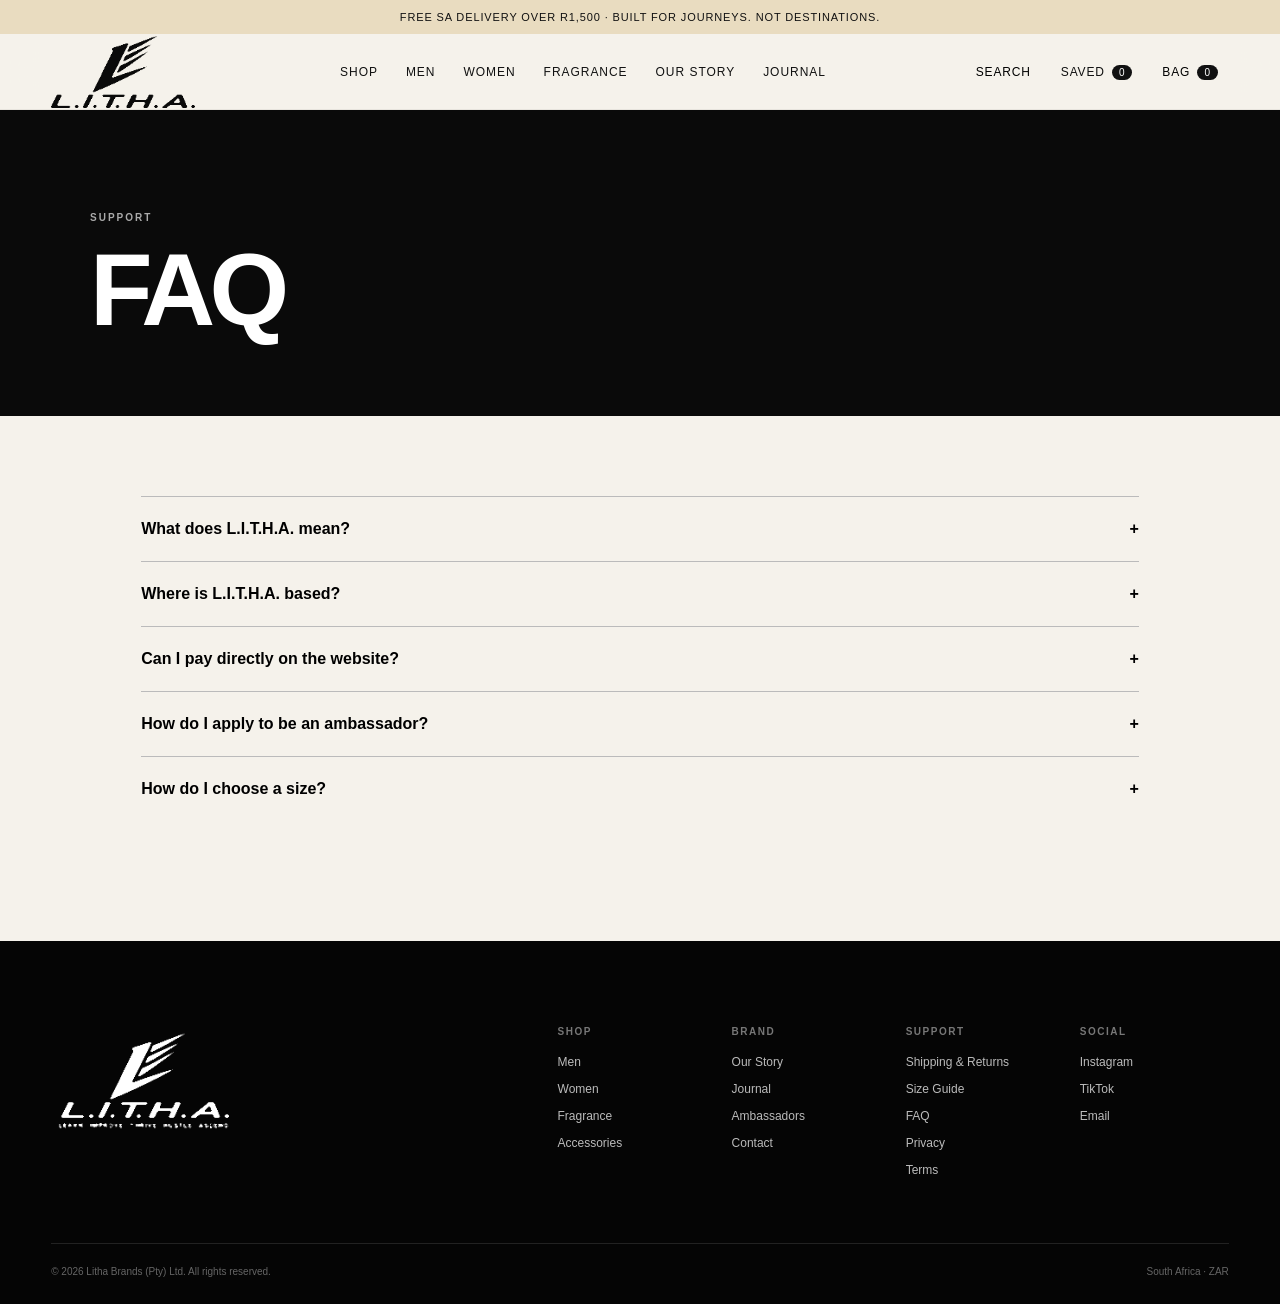
<file: faq.html>
<!doctype html><html lang="en-ZA"><head><meta charset="utf-8"><meta name="viewport" content="width=device-width,initial-scale=1"><title>FAQ — L.I.T.H.A.</title><meta name="description" content="Frequently asked questions about L.I.T.H.A. products, orders and the brand."><meta name="theme-color" content="#070707"><meta name="robots" content="index,follow"><meta property="og:type" content="website"><meta property="og:title" content="FAQ — L.I.T.H.A."><meta property="og:description" content="Frequently asked questions about L.I.T.H.A. products, orders and the brand."><meta property="og:image" content="social-card.png"><meta name="twitter:card" content="summary_large_image"><link rel="icon" href="favicon.png" type="image/png"><link rel="manifest" href="site.webmanifest"><link rel="stylesheet" href="styles.css"><script src="config.js"></script></head><body><a class="skip" href="#main">Skip to content</a><div class="announcement">FREE SA DELIVERY OVER R1,500 · BUILT FOR JOURNEYS. NOT DESTINATIONS.</div><header class="site-header"><a class="brand" href="index.html" aria-label="L.I.T.H.A. home"><img class="brand-logo" src="logo-header-black.png" alt="L.I.T.H.A."></a><nav class="desktop-nav"><a href="shop.html">Shop</a><a href="shop.html?category=men">Men</a><a href="shop.html?category=women">Women</a><a href="fragrance.html">Fragrance</a><a href="about.html">Our Story</a><a href="journal.html">Journal</a></nav><div class="header-actions"><button class="icon-btn" id="searchBtn" aria-label="Search">Search</button><a class="icon-btn" href="wishlist.html" aria-label="Wishlist">Saved <span class="count-pill" data-wish-count>0</span></a><button class="icon-btn" id="cartBtn">Bag <span class="count-pill" data-cart-count>0</span></button><button class="menu-btn" id="menuBtn">Menu</button></div></header><nav class="mobile-menu" id="mobileMenu" aria-label="Mobile navigation"><button class="mobile-close" data-close>Close</button><a href="shop.html">Shop all</a><a href="shop.html?category=men">Men</a><a href="shop.html?category=women">Women</a><a href="fragrance.html">Fragrance</a><a href="about.html">Our Story</a><a href="ambassadors.html">Ambassadors</a><a href="journal.html">Journal</a><a href="contact.html">Contact</a></nav><main id="main"><section class="page-hero"><div class="inner"><p class="eyebrow">SUPPORT</p><h1>FAQ</h1></div></section><section class="content-page"><div class="faq-item"><button class="faq-q">What does L.I.T.H.A. mean?<span>+</span></button><div class="faq-a"><p>Learn. Improve. Thrive. Hustle. Ascend. It is the philosophy behind the brand.</p></div></div><div class="faq-item"><button class="faq-q">Where is L.I.T.H.A. based?<span>+</span></button><div class="faq-a"><p>L.I.T.H.A. is a South African brand with ambitions to grow regionally and internationally.</p></div></div><div class="faq-item"><button class="faq-q">Can I pay directly on the website?<span>+</span></button><div class="faq-a"><p>The packaged pre-launch version creates an order request and does not collect card data. Live payments should only be enabled once the verified merchant payment integration is connected securely.</p></div></div><div class="faq-item"><button class="faq-q">How do I apply to be an ambassador?<span>+</span></button><div class="faq-a"><p>Visit the Ambassadors page and send the requested introduction and social details.</p></div></div><div class="faq-item"><button class="faq-q">How do I choose a size?<span>+</span></button><div class="faq-a"><p>Use the size guide and check the individual product fit note. Final measurements should be confirmed from production samples before launch.</p></div></div></section></main><footer><div class="footer-inner"><div class="footer-top"><div class="footer-brand"><img class="footer-logo" src="logo-white.png" alt="L.I.T.H.A. — Learn. Improve. Thrive. Hustle. Ascend."></div><div class="footer-cols"><div><h4>Shop</h4><a href="shop.html?category=men">Men</a><a href="shop.html?category=women">Women</a><a href="fragrance.html">Fragrance</a><a href="shop.html?category=accessories">Accessories</a></div><div><h4>Brand</h4><a href="about.html">Our Story</a><a href="journal.html">Journal</a><a href="ambassadors.html">Ambassadors</a><a href="contact.html">Contact</a></div><div><h4>Support</h4><a href="shipping.html">Shipping & Returns</a><a href="size-guide.html">Size Guide</a><a href="faq.html">FAQ</a><a href="privacy.html">Privacy</a><a href="terms.html">Terms</a></div><div><h4>Social</h4><a href="#" data-social="instagram">Instagram</a><a href="#" data-social="tiktok">TikTok</a><a href="mailto:official.litha@gmail.com">Email</a></div></div></div><div class="footer-bottom"><span>© 2026 Litha Brands (Pty) Ltd. All rights reserved.</span><span>South Africa · ZAR</span></div></div></footer><div class="scrim" id="scrim"></div><aside class="drawer" id="cartDrawer" aria-label="Shopping bag"><div class="drawer-head"><h2>Your Bag</h2><button class="close-btn" data-close>Close</button></div><div class="cart-items" id="cartItems"></div><div class="drawer-foot"><small id="shipMsg"></small><div class="shipping-progress"><span id="shipBar" style="width:0"></span></div><div class="total-row"><span>Subtotal</span><span id="cartSubtotal">R0</span></div><a class="btn btn-dark full" href="checkout.html">Checkout</a><small style="display:block;color:#777;margin-top:10px">Taxes and delivery confirmed at checkout.</small></div></aside><section class="search-overlay" id="searchOverlay"><div class="search-head"><input id="searchInput" aria-label="Search products" placeholder="Search L.I.T.H.A."><button class="close-btn" data-close>Close</button></div><div class="search-results" id="searchResults"></div></section><section class="modal" id="productModal" aria-label="Product quick view"><div class="modal-inner"><div id="modalVisual" class="modal-visual"></div><div class="modal-copy"><button class="close-btn modal-close" data-close>Close</button><p class="eyebrow" id="modalBadge"></p><h2 id="modalName"></h2><p class="price-lg" id="modalPrice"></p><p id="modalDesc"></p><small id="modalCollection"></small><h3>Select size</h3><div class="size-row" id="modalSizes"></div><button class="btn btn-dark full" id="modalAdd">Add to bag</button><p><a href="size-guide.html"><u>View size guide</u></a></p></div></div></section><div id="toast" class="toast" role="status"></div><button id="backTop" class="back-top" aria-label="Back to top">↑</button><script id="productData" type="application/json">[{"id":"founder-tee-black","name":"Founder Heavyweight Tee","price":649,"category":"men","collection":"Founder 001","badge":"FOUNDING DROP","sizes":["S","M","L","XL","2XL"],"tone":"black","symbol":"L","desc":"240gsm heavyweight cotton tee with an oversized silhouette and restrained L.I.T.H.A. identity."},{"id":"founder-tee-cream","name":"Founder Heavyweight Tee \u2014 Bone","price":649,"category":"men","collection":"Founder 001","badge":"NEW","sizes":["S","M","L","XL","2XL"],"tone":"cream","symbol":"L","desc":"The Founder tee in bone: heavyweight cotton, dropped shoulder and quiet statement branding."},{"id":"ascend-hoodie","name":"ASCEND Oversized Hoodie","price":1199,"category":"men","collection":"Founder 001","badge":"BESTSELLER","sizes":["S","M","L","XL","2XL"],"tone":"black","symbol":"A","desc":"Heavy fleece hoodie shaped for travel, training days and after-dark city movement."},{"id":"motion-track","name":"Motion Tracksuit Jacket","price":1399,"category":"men","collection":"Motion","badge":"LIMITED","sizes":["S","M","L","XL","2XL"],"tone":"charcoal","symbol":"M","desc":"Technical zip jacket with clean lines, subtle geometry and a structured athletic fit."},{"id":"motion-pant","name":"Motion Track Pant","price":1099,"category":"men","collection":"Motion","badge":"NEW","sizes":["S","M","L","XL","2XL"],"tone":"charcoal","symbol":"M","desc":"Tapered performance track pant designed to pair with the Motion jacket."},{"id":"performance-tee","name":"Performance Tee","price":599,"category":"active","collection":"Performance","badge":"CORE","sizes":["S","M","L","XL","2XL"],"tone":"black","symbol":"P","desc":"Lightweight training tee with a clean athletic cut and sweat-ready construction."},{"id":"founder-vest","name":"Founder Training Vest","price":499,"category":"active","collection":"Performance","badge":"GYM","sizes":["S","M","L","XL","2XL"],"tone":"black","symbol":"F","desc":"Minimal training vest for high-output sessions and warm-weather movement."},{"id":"women-motion-set","name":"Women Motion Set","price":1299,"category":"women","collection":"Motion","badge":"SET","sizes":["XS","S","M","L","XL"],"tone":"cream","symbol":"L","desc":"Sculpted two-piece active set balancing support, stretch and refined lifestyle styling."},{"id":"women-hoodie","name":"Women Oversized Hoodie","price":1099,"category":"women","collection":"Founder 001","badge":"CORE","sizes":["XS","S","M","L","XL"],"tone":"black","symbol":"A","desc":"Relaxed premium hoodie with an oversized profile and understated ASCEND detail."},{"id":"women-track","name":"Women Essential Tracksuit","price":1699,"category":"women","collection":"Motion","badge":"SET","sizes":["XS","S","M","L","XL"],"tone":"charcoal","symbol":"T","desc":"Full two-piece travel tracksuit designed for comfort without losing structure."},{"id":"women-leggings","name":"Sculpt Leggings","price":749,"category":"women","collection":"Performance","badge":"ACTIVE","sizes":["XS","S","M","L","XL"],"tone":"black","symbol":"S","desc":"High-rise sculpt leggings with flexible compression and a clean matte finish."},{"id":"women-bra","name":"Sculpt Training Bra","price":599,"category":"women","collection":"Performance","badge":"ACTIVE","sizes":["XS","S","M","L","XL"],"tone":"black","symbol":"S","desc":"Supportive training bra designed to pair with Sculpt Leggings."},{"id":"cap-core","name":"L.I.T.H.A. Core Cap","price":399,"category":"accessories","collection":"Core","badge":"CORE","sizes":["One Size"],"tone":"black","symbol":"L","desc":"Six-panel cap with tonal branding and an adjustable rear closure."},{"id":"bucket-hat","name":"Journey Bucket Hat","price":449,"category":"accessories","collection":"Journey","badge":"TRAVEL","sizes":["S/M","L/XL"],"tone":"cream","symbol":"J","desc":"Soft-structure bucket hat inspired by movement, departure halls and long summer days."},{"id":"gym-bag","name":"Ascend Gym Bag","price":899,"category":"accessories","collection":"Journey","badge":"TRAVEL","sizes":["One Size"],"tone":"black","symbol":"A","desc":"Structured carry-all for gym, work and short-haul travel with multiple utility pockets."},{"id":"travel-tote","name":"Journey Utility Tote","price":699,"category":"accessories","collection":"Journey","badge":"NEW","sizes":["One Size"],"tone":"olive","symbol":"J","desc":"Everyday utility tote built for commute, studio, airport and weekend movement."},{"id":"fragrance-noir","name":"ASCEND Noir Eau de Parfum","price":899,"category":"fragrance","collection":"ASCEND","badge":"SIGNATURE","sizes":["100ml"],"tone":"black","symbol":"N","desc":"Warm, smoky and commanding. A deep evening scent built around spice, amber, vanilla and oud."},{"id":"fragrance-lumiere","name":"ASCEND Lumi\u00e8re Eau de Parfum","price":899,"category":"fragrance","collection":"ASCEND","badge":"SIGNATURE","sizes":["100ml"],"tone":"cream","symbol":"L","desc":"Bright, warm and magnetic. A polished companion with luminous sweetness, woods and soft spice."}]</script><script src="app.js" defer></script></body></html>
</file>
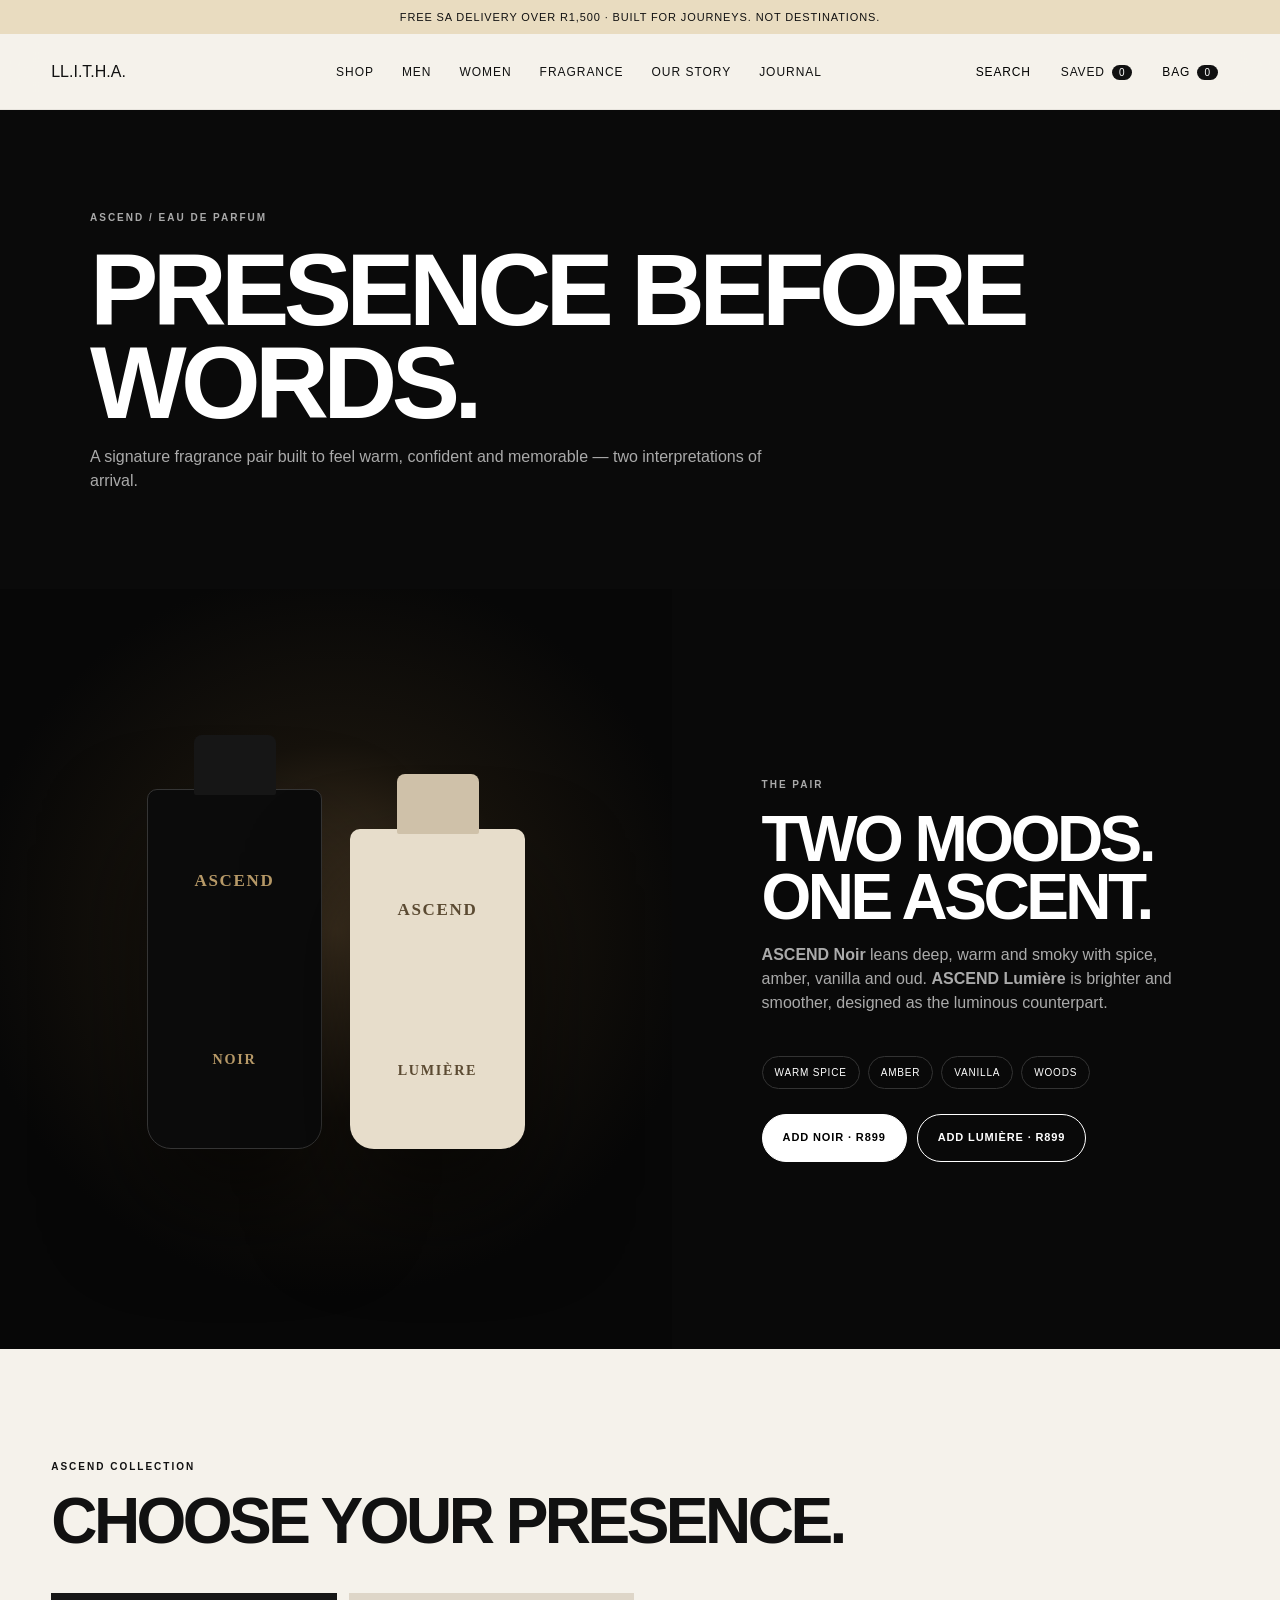
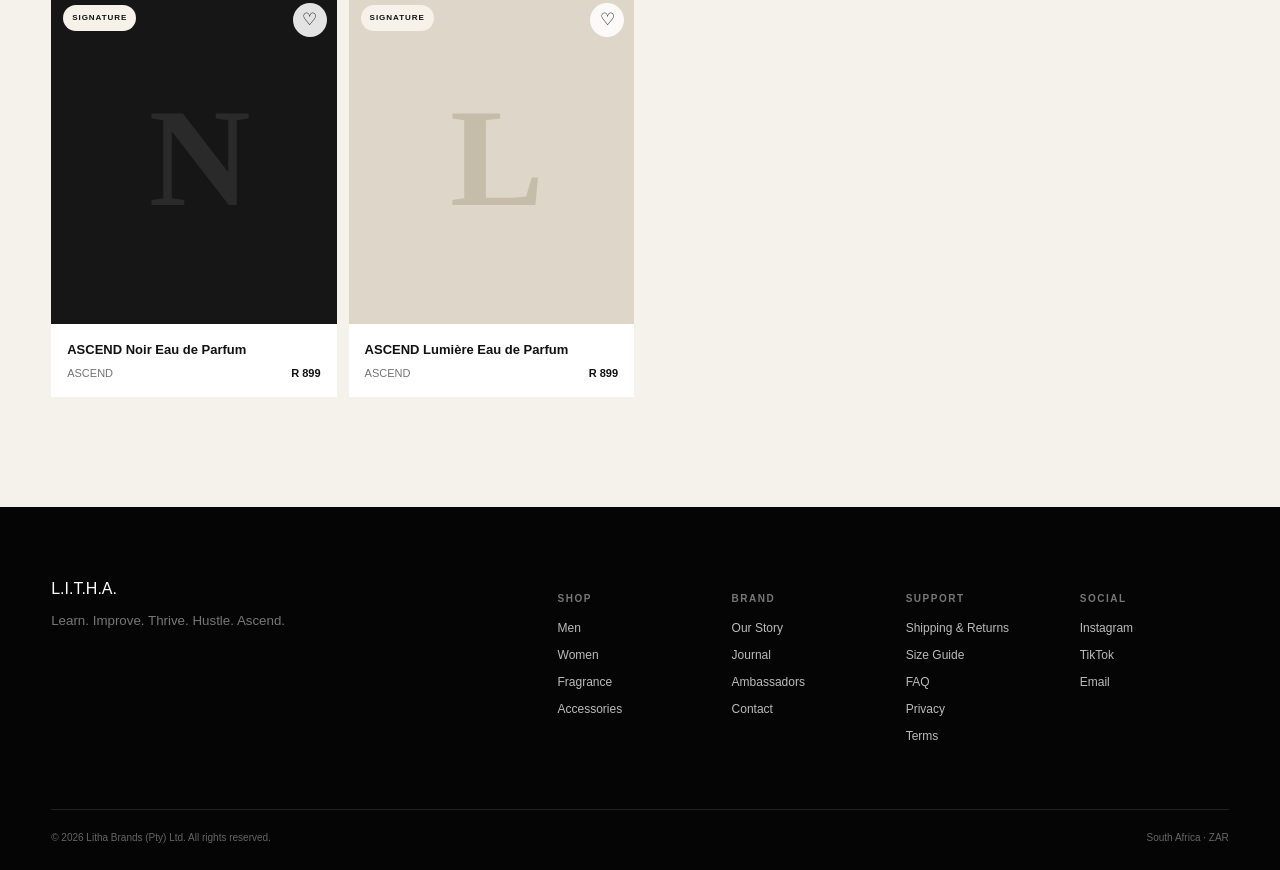
<file: fragrance.html>
<!doctype html><html lang="en-ZA"><head><meta charset="utf-8"><meta name="viewport" content="width=device-width,initial-scale=1"><title>ASCEND Fragrance — L.I.T.H.A.</title><meta name="description" content="Discover ASCEND Noir and ASCEND Lumière Eau de Parfum by L.I.T.H.A."><meta name="theme-color" content="#070707"><meta name="robots" content="index,follow"><meta property="og:type" content="website"><meta property="og:title" content="ASCEND Fragrance — L.I.T.H.A."><meta property="og:description" content="Discover ASCEND Noir and ASCEND Lumière Eau de Parfum by L.I.T.H.A."><meta property="og:image" content="social-card.svg"><meta name="twitter:card" content="summary_large_image"><link rel="icon" href="favicon.svg" type="image/svg+xml"><link rel="manifest" href="site.webmanifest"><link rel="stylesheet" href="styles.css"><script src="config.js"></script></head><body><a class="skip" href="#main">Skip to content</a><div class="announcement">FREE SA DELIVERY OVER R1,500 · BUILT FOR JOURNEYS. NOT DESTINATIONS.</div><header class="site-header"><a class="brand" href="index.html"><span class="brand-mark">L</span><span class="brand-word">L.I.T.H.A.</span></a><nav class="desktop-nav"><a href="shop.html">Shop</a><a href="shop.html?category=men">Men</a><a href="shop.html?category=women">Women</a><a href="fragrance.html">Fragrance</a><a href="about.html">Our Story</a><a href="journal.html">Journal</a></nav><div class="header-actions"><button class="icon-btn" id="searchBtn" aria-label="Search">Search</button><a class="icon-btn" href="wishlist.html" aria-label="Wishlist">Saved <span class="count-pill" data-wish-count>0</span></a><button class="icon-btn" id="cartBtn">Bag <span class="count-pill" data-cart-count>0</span></button><button class="menu-btn" id="menuBtn">Menu</button></div></header><nav class="mobile-menu" id="mobileMenu" aria-label="Mobile navigation"><button class="mobile-close" data-close>Close</button><a href="shop.html">Shop all</a><a href="shop.html?category=men">Men</a><a href="shop.html?category=women">Women</a><a href="fragrance.html">Fragrance</a><a href="about.html">Our Story</a><a href="ambassadors.html">Ambassadors</a><a href="journal.html">Journal</a><a href="contact.html">Contact</a></nav><main id="main"><section class="page-hero"><div class="inner"><p class="eyebrow">ASCEND / EAU DE PARFUM</p><h1>Presence before words.</h1><p>A signature fragrance pair built to feel warm, confident and memorable — two interpretations of arrival.</p></div></section><section class="split"><div class="fragrance-visual"><div class="fragrance-stage"><div class="bottle black">ASCEND<br><small>NOIR</small></div><div class="bottle cream">ASCEND<br><small>LUMIÈRE</small></div></div></div><div class="fragrance-copy"><p class="eyebrow">THE PAIR</p><h2>Two moods.<br>One ascent.</h2><p><strong>ASCEND Noir</strong> leans deep, warm and smoky with spice, amber, vanilla and oud. <strong>ASCEND Lumière</strong> is brighter and smoother, designed as the luminous counterpart.</p><div class="notes"><span>Warm Spice</span><span>Amber</span><span>Vanilla</span><span>Woods</span></div><div style="display:flex;gap:10px;flex-wrap:wrap"><button class="btn btn-primary" data-add="fragrance-noir">Add Noir · R899</button><button class="btn btn-ghost" data-add="fragrance-lumiere">Add Lumière · R899</button></div></div></section><section class="section"><div class="section-head"><div><p class="eyebrow">ASCEND COLLECTION</p><h2>Choose your presence.</h2></div></div><div class="product-grid" id="productGrid" data-default-filter="fragrance"></div></section></main><footer><div class="footer-inner"><div class="footer-top"><div class="footer-brand"><span>L.I.T.H.A.</span><small>Learn. Improve. Thrive. Hustle. Ascend.</small></div><div class="footer-cols"><div><h4>Shop</h4><a href="shop.html?category=men">Men</a><a href="shop.html?category=women">Women</a><a href="fragrance.html">Fragrance</a><a href="shop.html?category=accessories">Accessories</a></div><div><h4>Brand</h4><a href="about.html">Our Story</a><a href="journal.html">Journal</a><a href="ambassadors.html">Ambassadors</a><a href="contact.html">Contact</a></div><div><h4>Support</h4><a href="shipping.html">Shipping & Returns</a><a href="size-guide.html">Size Guide</a><a href="faq.html">FAQ</a><a href="privacy.html">Privacy</a><a href="terms.html">Terms</a></div><div><h4>Social</h4><a href="#" data-social="instagram">Instagram</a><a href="#" data-social="tiktok">TikTok</a><a href="mailto:official.litha@gmail.com">Email</a></div></div></div><div class="footer-bottom"><span>© 2026 Litha Brands (Pty) Ltd. All rights reserved.</span><span>South Africa · ZAR</span></div></div></footer><div class="scrim" id="scrim"></div><aside class="drawer" id="cartDrawer" aria-label="Shopping bag"><div class="drawer-head"><h2>Your Bag</h2><button class="close-btn" data-close>Close</button></div><div class="cart-items" id="cartItems"></div><div class="drawer-foot"><small id="shipMsg"></small><div class="shipping-progress"><span id="shipBar" style="width:0"></span></div><div class="total-row"><span>Subtotal</span><span id="cartSubtotal">R0</span></div><a class="btn btn-dark full" href="checkout.html">Checkout</a><small style="display:block;color:#777;margin-top:10px">Taxes and delivery confirmed at checkout.</small></div></aside><section class="search-overlay" id="searchOverlay"><div class="search-head"><input id="searchInput" aria-label="Search products" placeholder="Search L.I.T.H.A."><button class="close-btn" data-close>Close</button></div><div class="search-results" id="searchResults"></div></section><section class="modal" id="productModal" aria-label="Product quick view"><div class="modal-inner"><div id="modalVisual" class="modal-visual"></div><div class="modal-copy"><button class="close-btn modal-close" data-close>Close</button><p class="eyebrow" id="modalBadge"></p><h2 id="modalName"></h2><p class="price-lg" id="modalPrice"></p><p id="modalDesc"></p><small id="modalCollection"></small><h3>Select size</h3><div class="size-row" id="modalSizes"></div><button class="btn btn-dark full" id="modalAdd">Add to bag</button><p><a href="size-guide.html"><u>View size guide</u></a></p></div></div></section><div id="toast" class="toast" role="status"></div><button id="backTop" class="back-top" aria-label="Back to top">↑</button><script id="productData" type="application/json">[{"id":"founder-tee-black","name":"Founder Heavyweight Tee","price":649,"category":"men","collection":"Founder 001","badge":"FOUNDING DROP","sizes":["S","M","L","XL","2XL"],"tone":"black","symbol":"L","desc":"240gsm heavyweight cotton tee with an oversized silhouette and restrained L.I.T.H.A. identity."},{"id":"founder-tee-cream","name":"Founder Heavyweight Tee \u2014 Bone","price":649,"category":"men","collection":"Founder 001","badge":"NEW","sizes":["S","M","L","XL","2XL"],"tone":"cream","symbol":"L","desc":"The Founder tee in bone: heavyweight cotton, dropped shoulder and quiet statement branding."},{"id":"ascend-hoodie","name":"ASCEND Oversized Hoodie","price":1199,"category":"men","collection":"Founder 001","badge":"BESTSELLER","sizes":["S","M","L","XL","2XL"],"tone":"black","symbol":"A","desc":"Heavy fleece hoodie shaped for travel, training days and after-dark city movement."},{"id":"motion-track","name":"Motion Tracksuit Jacket","price":1399,"category":"men","collection":"Motion","badge":"LIMITED","sizes":["S","M","L","XL","2XL"],"tone":"charcoal","symbol":"M","desc":"Technical zip jacket with clean lines, subtle geometry and a structured athletic fit."},{"id":"motion-pant","name":"Motion Track Pant","price":1099,"category":"men","collection":"Motion","badge":"NEW","sizes":["S","M","L","XL","2XL"],"tone":"charcoal","symbol":"M","desc":"Tapered performance track pant designed to pair with the Motion jacket."},{"id":"performance-tee","name":"Performance Tee","price":599,"category":"active","collection":"Performance","badge":"CORE","sizes":["S","M","L","XL","2XL"],"tone":"black","symbol":"P","desc":"Lightweight training tee with a clean athletic cut and sweat-ready construction."},{"id":"founder-vest","name":"Founder Training Vest","price":499,"category":"active","collection":"Performance","badge":"GYM","sizes":["S","M","L","XL","2XL"],"tone":"black","symbol":"F","desc":"Minimal training vest for high-output sessions and warm-weather movement."},{"id":"women-motion-set","name":"Women Motion Set","price":1299,"category":"women","collection":"Motion","badge":"SET","sizes":["XS","S","M","L","XL"],"tone":"cream","symbol":"L","desc":"Sculpted two-piece active set balancing support, stretch and refined lifestyle styling."},{"id":"women-hoodie","name":"Women Oversized Hoodie","price":1099,"category":"women","collection":"Founder 001","badge":"CORE","sizes":["XS","S","M","L","XL"],"tone":"black","symbol":"A","desc":"Relaxed premium hoodie with an oversized profile and understated ASCEND detail."},{"id":"women-track","name":"Women Essential Tracksuit","price":1699,"category":"women","collection":"Motion","badge":"SET","sizes":["XS","S","M","L","XL"],"tone":"charcoal","symbol":"T","desc":"Full two-piece travel tracksuit designed for comfort without losing structure."},{"id":"women-leggings","name":"Sculpt Leggings","price":749,"category":"women","collection":"Performance","badge":"ACTIVE","sizes":["XS","S","M","L","XL"],"tone":"black","symbol":"S","desc":"High-rise sculpt leggings with flexible compression and a clean matte finish."},{"id":"women-bra","name":"Sculpt Training Bra","price":599,"category":"women","collection":"Performance","badge":"ACTIVE","sizes":["XS","S","M","L","XL"],"tone":"black","symbol":"S","desc":"Supportive training bra designed to pair with Sculpt Leggings."},{"id":"cap-core","name":"L.I.T.H.A. Core Cap","price":399,"category":"accessories","collection":"Core","badge":"CORE","sizes":["One Size"],"tone":"black","symbol":"L","desc":"Six-panel cap with tonal branding and an adjustable rear closure."},{"id":"bucket-hat","name":"Journey Bucket Hat","price":449,"category":"accessories","collection":"Journey","badge":"TRAVEL","sizes":["S/M","L/XL"],"tone":"cream","symbol":"J","desc":"Soft-structure bucket hat inspired by movement, departure halls and long summer days."},{"id":"gym-bag","name":"Ascend Gym Bag","price":899,"category":"accessories","collection":"Journey","badge":"TRAVEL","sizes":["One Size"],"tone":"black","symbol":"A","desc":"Structured carry-all for gym, work and short-haul travel with multiple utility pockets."},{"id":"travel-tote","name":"Journey Utility Tote","price":699,"category":"accessories","collection":"Journey","badge":"NEW","sizes":["One Size"],"tone":"olive","symbol":"J","desc":"Everyday utility tote built for commute, studio, airport and weekend movement."},{"id":"fragrance-noir","name":"ASCEND Noir Eau de Parfum","price":899,"category":"fragrance","collection":"ASCEND","badge":"SIGNATURE","sizes":["100ml"],"tone":"black","symbol":"N","desc":"Warm, smoky and commanding. A deep evening scent built around spice, amber, vanilla and oud."},{"id":"fragrance-lumiere","name":"ASCEND Lumi\u00e8re Eau de Parfum","price":899,"category":"fragrance","collection":"ASCEND","badge":"SIGNATURE","sizes":["100ml"],"tone":"cream","symbol":"L","desc":"Bright, warm and magnetic. A polished companion with luminous sweetness, woods and soft spice."}]</script><script src="app.js" defer></script></body></html>
</file>
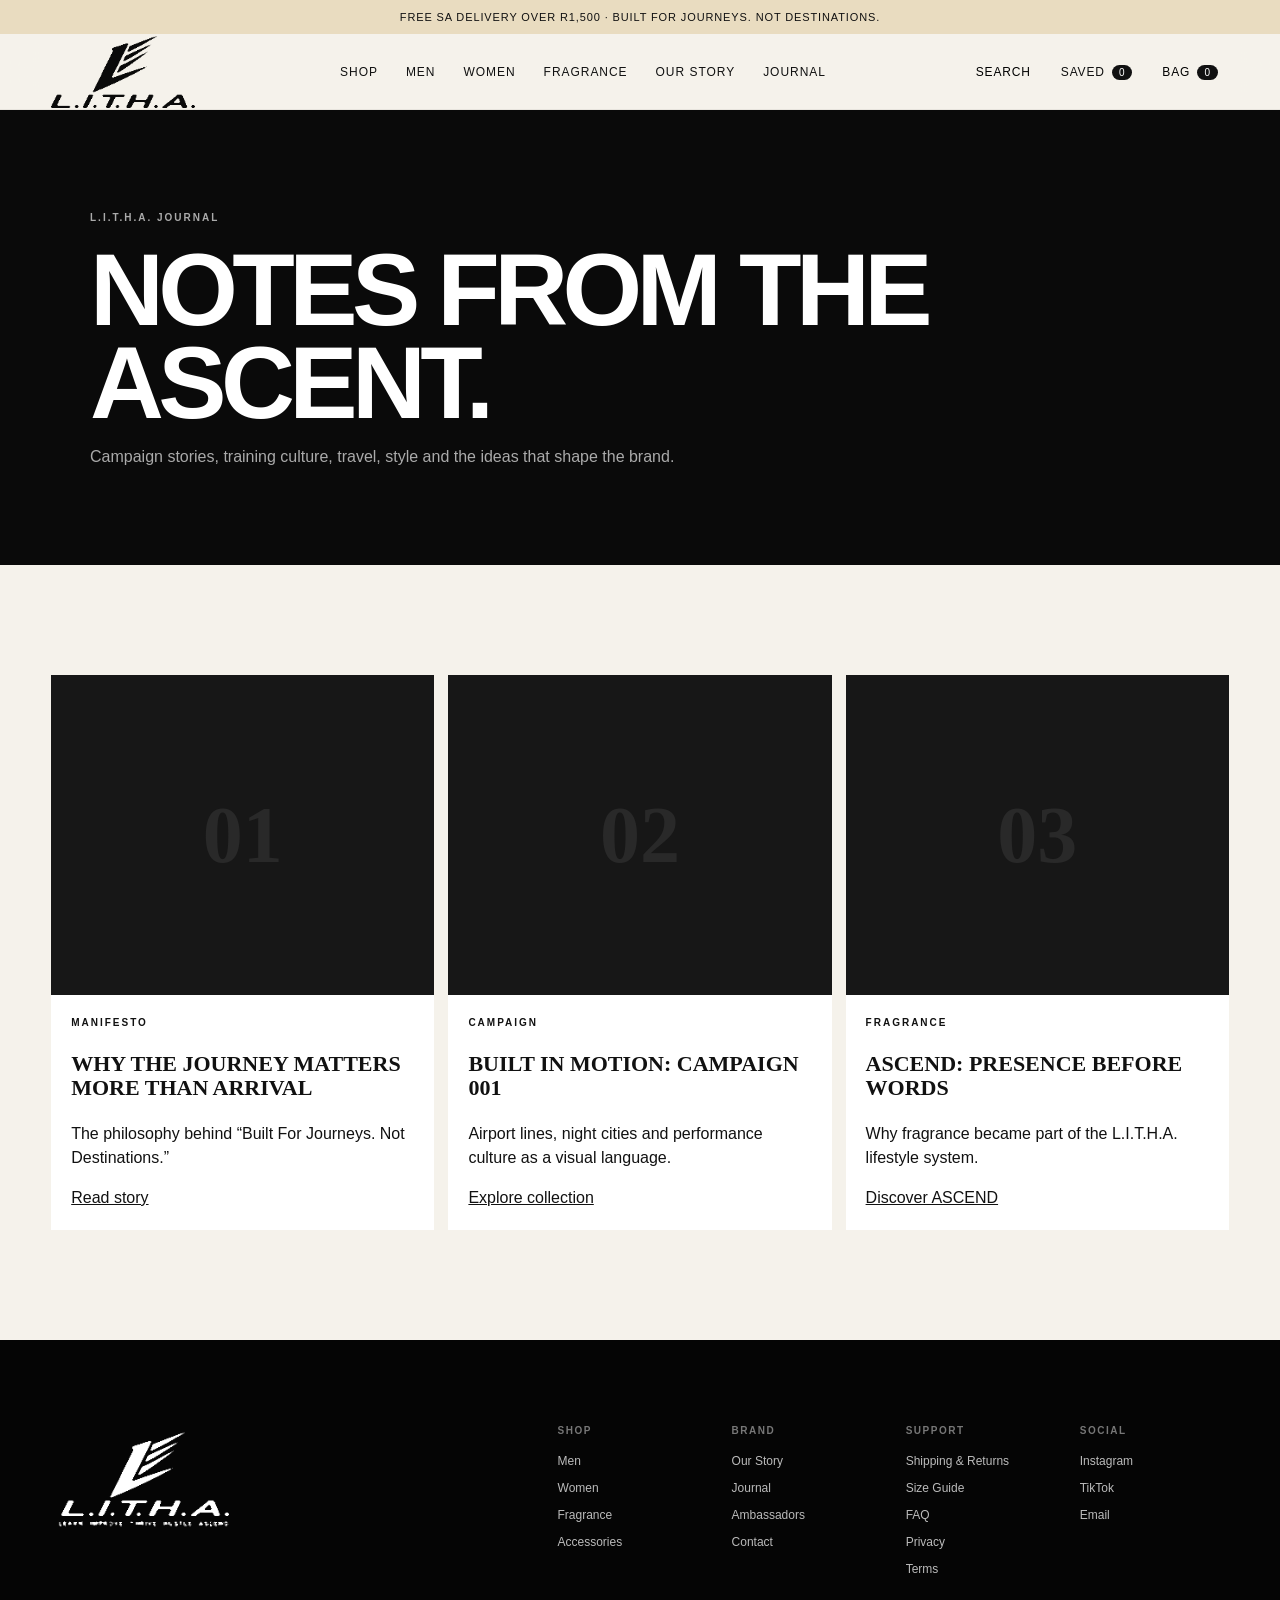
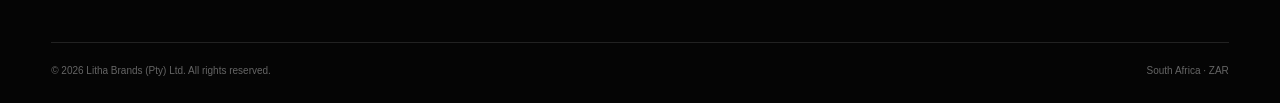
<file: journal.html>
<!doctype html><html lang="en-ZA"><head><meta charset="utf-8"><meta name="viewport" content="width=device-width,initial-scale=1"><title>Journal — L.I.T.H.A.</title><meta name="description" content="Stories on discipline, movement, style, travel and the philosophy behind L.I.T.H.A."><meta name="theme-color" content="#070707"><meta name="robots" content="index,follow"><meta property="og:type" content="website"><meta property="og:title" content="Journal — L.I.T.H.A."><meta property="og:description" content="Stories on discipline, movement, style, travel and the philosophy behind L.I.T.H.A."><meta property="og:image" content="social-card.png"><meta name="twitter:card" content="summary_large_image"><link rel="icon" href="favicon.png" type="image/png"><link rel="manifest" href="site.webmanifest"><link rel="stylesheet" href="styles.css"><script src="config.js"></script></head><body><a class="skip" href="#main">Skip to content</a><div class="announcement">FREE SA DELIVERY OVER R1,500 · BUILT FOR JOURNEYS. NOT DESTINATIONS.</div><header class="site-header"><a class="brand" href="index.html" aria-label="L.I.T.H.A. home"><img class="brand-logo" src="logo-header-black.png" alt="L.I.T.H.A."></a><nav class="desktop-nav"><a href="shop.html">Shop</a><a href="shop.html?category=men">Men</a><a href="shop.html?category=women">Women</a><a href="fragrance.html">Fragrance</a><a href="about.html">Our Story</a><a href="journal.html">Journal</a></nav><div class="header-actions"><button class="icon-btn" id="searchBtn" aria-label="Search">Search</button><a class="icon-btn" href="wishlist.html" aria-label="Wishlist">Saved <span class="count-pill" data-wish-count>0</span></a><button class="icon-btn" id="cartBtn">Bag <span class="count-pill" data-cart-count>0</span></button><button class="menu-btn" id="menuBtn">Menu</button></div></header><nav class="mobile-menu" id="mobileMenu" aria-label="Mobile navigation"><button class="mobile-close" data-close>Close</button><a href="shop.html">Shop all</a><a href="shop.html?category=men">Men</a><a href="shop.html?category=women">Women</a><a href="fragrance.html">Fragrance</a><a href="about.html">Our Story</a><a href="ambassadors.html">Ambassadors</a><a href="journal.html">Journal</a><a href="contact.html">Contact</a></nav><main id="main"><section class="page-hero"><div class="inner"><p class="eyebrow">L.I.T.H.A. JOURNAL</p><h1>Notes from the ascent.</h1><p>Campaign stories, training culture, travel, style and the ideas that shape the brand.</p></div></section><section class="section"><div class="journal-grid"><article class="journal-card"><div class="journal-image">01</div><div><p class="eyebrow">MANIFESTO</p><h3>Why the journey matters more than arrival</h3><p>The philosophy behind “Built For Journeys. Not Destinations.”</p><a href="about.html"><u>Read story</u></a></div></article><article class="journal-card"><div class="journal-image">02</div><div><p class="eyebrow">CAMPAIGN</p><h3>Built in motion: Campaign 001</h3><p>Airport lines, night cities and performance culture as a visual language.</p><a href="shop.html"><u>Explore collection</u></a></div></article><article class="journal-card"><div class="journal-image">03</div><div><p class="eyebrow">FRAGRANCE</p><h3>ASCEND: presence before words</h3><p>Why fragrance became part of the L.I.T.H.A. lifestyle system.</p><a href="fragrance.html"><u>Discover ASCEND</u></a></div></article></div></section></main><footer><div class="footer-inner"><div class="footer-top"><div class="footer-brand"><img class="footer-logo" src="logo-white.png" alt="L.I.T.H.A. — Learn. Improve. Thrive. Hustle. Ascend."></div><div class="footer-cols"><div><h4>Shop</h4><a href="shop.html?category=men">Men</a><a href="shop.html?category=women">Women</a><a href="fragrance.html">Fragrance</a><a href="shop.html?category=accessories">Accessories</a></div><div><h4>Brand</h4><a href="about.html">Our Story</a><a href="journal.html">Journal</a><a href="ambassadors.html">Ambassadors</a><a href="contact.html">Contact</a></div><div><h4>Support</h4><a href="shipping.html">Shipping & Returns</a><a href="size-guide.html">Size Guide</a><a href="faq.html">FAQ</a><a href="privacy.html">Privacy</a><a href="terms.html">Terms</a></div><div><h4>Social</h4><a href="#" data-social="instagram">Instagram</a><a href="#" data-social="tiktok">TikTok</a><a href="mailto:official.litha@gmail.com">Email</a></div></div></div><div class="footer-bottom"><span>© 2026 Litha Brands (Pty) Ltd. All rights reserved.</span><span>South Africa · ZAR</span></div></div></footer><div class="scrim" id="scrim"></div><aside class="drawer" id="cartDrawer" aria-label="Shopping bag"><div class="drawer-head"><h2>Your Bag</h2><button class="close-btn" data-close>Close</button></div><div class="cart-items" id="cartItems"></div><div class="drawer-foot"><small id="shipMsg"></small><div class="shipping-progress"><span id="shipBar" style="width:0"></span></div><div class="total-row"><span>Subtotal</span><span id="cartSubtotal">R0</span></div><a class="btn btn-dark full" href="checkout.html">Checkout</a><small style="display:block;color:#777;margin-top:10px">Taxes and delivery confirmed at checkout.</small></div></aside><section class="search-overlay" id="searchOverlay"><div class="search-head"><input id="searchInput" aria-label="Search products" placeholder="Search L.I.T.H.A."><button class="close-btn" data-close>Close</button></div><div class="search-results" id="searchResults"></div></section><section class="modal" id="productModal" aria-label="Product quick view"><div class="modal-inner"><div id="modalVisual" class="modal-visual"></div><div class="modal-copy"><button class="close-btn modal-close" data-close>Close</button><p class="eyebrow" id="modalBadge"></p><h2 id="modalName"></h2><p class="price-lg" id="modalPrice"></p><p id="modalDesc"></p><small id="modalCollection"></small><h3>Select size</h3><div class="size-row" id="modalSizes"></div><button class="btn btn-dark full" id="modalAdd">Add to bag</button><p><a href="size-guide.html"><u>View size guide</u></a></p></div></div></section><div id="toast" class="toast" role="status"></div><button id="backTop" class="back-top" aria-label="Back to top">↑</button><script id="productData" type="application/json">[{"id":"founder-tee-black","name":"Founder Heavyweight Tee","price":649,"category":"men","collection":"Founder 001","badge":"FOUNDING DROP","sizes":["S","M","L","XL","2XL"],"tone":"black","symbol":"L","desc":"240gsm heavyweight cotton tee with an oversized silhouette and restrained L.I.T.H.A. identity."},{"id":"founder-tee-cream","name":"Founder Heavyweight Tee \u2014 Bone","price":649,"category":"men","collection":"Founder 001","badge":"NEW","sizes":["S","M","L","XL","2XL"],"tone":"cream","symbol":"L","desc":"The Founder tee in bone: heavyweight cotton, dropped shoulder and quiet statement branding."},{"id":"ascend-hoodie","name":"ASCEND Oversized Hoodie","price":1199,"category":"men","collection":"Founder 001","badge":"BESTSELLER","sizes":["S","M","L","XL","2XL"],"tone":"black","symbol":"A","desc":"Heavy fleece hoodie shaped for travel, training days and after-dark city movement."},{"id":"motion-track","name":"Motion Tracksuit Jacket","price":1399,"category":"men","collection":"Motion","badge":"LIMITED","sizes":["S","M","L","XL","2XL"],"tone":"charcoal","symbol":"M","desc":"Technical zip jacket with clean lines, subtle geometry and a structured athletic fit."},{"id":"motion-pant","name":"Motion Track Pant","price":1099,"category":"men","collection":"Motion","badge":"NEW","sizes":["S","M","L","XL","2XL"],"tone":"charcoal","symbol":"M","desc":"Tapered performance track pant designed to pair with the Motion jacket."},{"id":"performance-tee","name":"Performance Tee","price":599,"category":"active","collection":"Performance","badge":"CORE","sizes":["S","M","L","XL","2XL"],"tone":"black","symbol":"P","desc":"Lightweight training tee with a clean athletic cut and sweat-ready construction."},{"id":"founder-vest","name":"Founder Training Vest","price":499,"category":"active","collection":"Performance","badge":"GYM","sizes":["S","M","L","XL","2XL"],"tone":"black","symbol":"F","desc":"Minimal training vest for high-output sessions and warm-weather movement."},{"id":"women-motion-set","name":"Women Motion Set","price":1299,"category":"women","collection":"Motion","badge":"SET","sizes":["XS","S","M","L","XL"],"tone":"cream","symbol":"L","desc":"Sculpted two-piece active set balancing support, stretch and refined lifestyle styling."},{"id":"women-hoodie","name":"Women Oversized Hoodie","price":1099,"category":"women","collection":"Founder 001","badge":"CORE","sizes":["XS","S","M","L","XL"],"tone":"black","symbol":"A","desc":"Relaxed premium hoodie with an oversized profile and understated ASCEND detail."},{"id":"women-track","name":"Women Essential Tracksuit","price":1699,"category":"women","collection":"Motion","badge":"SET","sizes":["XS","S","M","L","XL"],"tone":"charcoal","symbol":"T","desc":"Full two-piece travel tracksuit designed for comfort without losing structure."},{"id":"women-leggings","name":"Sculpt Leggings","price":749,"category":"women","collection":"Performance","badge":"ACTIVE","sizes":["XS","S","M","L","XL"],"tone":"black","symbol":"S","desc":"High-rise sculpt leggings with flexible compression and a clean matte finish."},{"id":"women-bra","name":"Sculpt Training Bra","price":599,"category":"women","collection":"Performance","badge":"ACTIVE","sizes":["XS","S","M","L","XL"],"tone":"black","symbol":"S","desc":"Supportive training bra designed to pair with Sculpt Leggings."},{"id":"cap-core","name":"L.I.T.H.A. Core Cap","price":399,"category":"accessories","collection":"Core","badge":"CORE","sizes":["One Size"],"tone":"black","symbol":"L","desc":"Six-panel cap with tonal branding and an adjustable rear closure."},{"id":"bucket-hat","name":"Journey Bucket Hat","price":449,"category":"accessories","collection":"Journey","badge":"TRAVEL","sizes":["S/M","L/XL"],"tone":"cream","symbol":"J","desc":"Soft-structure bucket hat inspired by movement, departure halls and long summer days."},{"id":"gym-bag","name":"Ascend Gym Bag","price":899,"category":"accessories","collection":"Journey","badge":"TRAVEL","sizes":["One Size"],"tone":"black","symbol":"A","desc":"Structured carry-all for gym, work and short-haul travel with multiple utility pockets."},{"id":"travel-tote","name":"Journey Utility Tote","price":699,"category":"accessories","collection":"Journey","badge":"NEW","sizes":["One Size"],"tone":"olive","symbol":"J","desc":"Everyday utility tote built for commute, studio, airport and weekend movement."},{"id":"fragrance-noir","name":"ASCEND Noir Eau de Parfum","price":899,"category":"fragrance","collection":"ASCEND","badge":"SIGNATURE","sizes":["100ml"],"tone":"black","symbol":"N","desc":"Warm, smoky and commanding. A deep evening scent built around spice, amber, vanilla and oud."},{"id":"fragrance-lumiere","name":"ASCEND Lumi\u00e8re Eau de Parfum","price":899,"category":"fragrance","collection":"ASCEND","badge":"SIGNATURE","sizes":["100ml"],"tone":"cream","symbol":"L","desc":"Bright, warm and magnetic. A polished companion with luminous sweetness, woods and soft spice."}]</script><script src="app.js" defer></script></body></html>
</file>
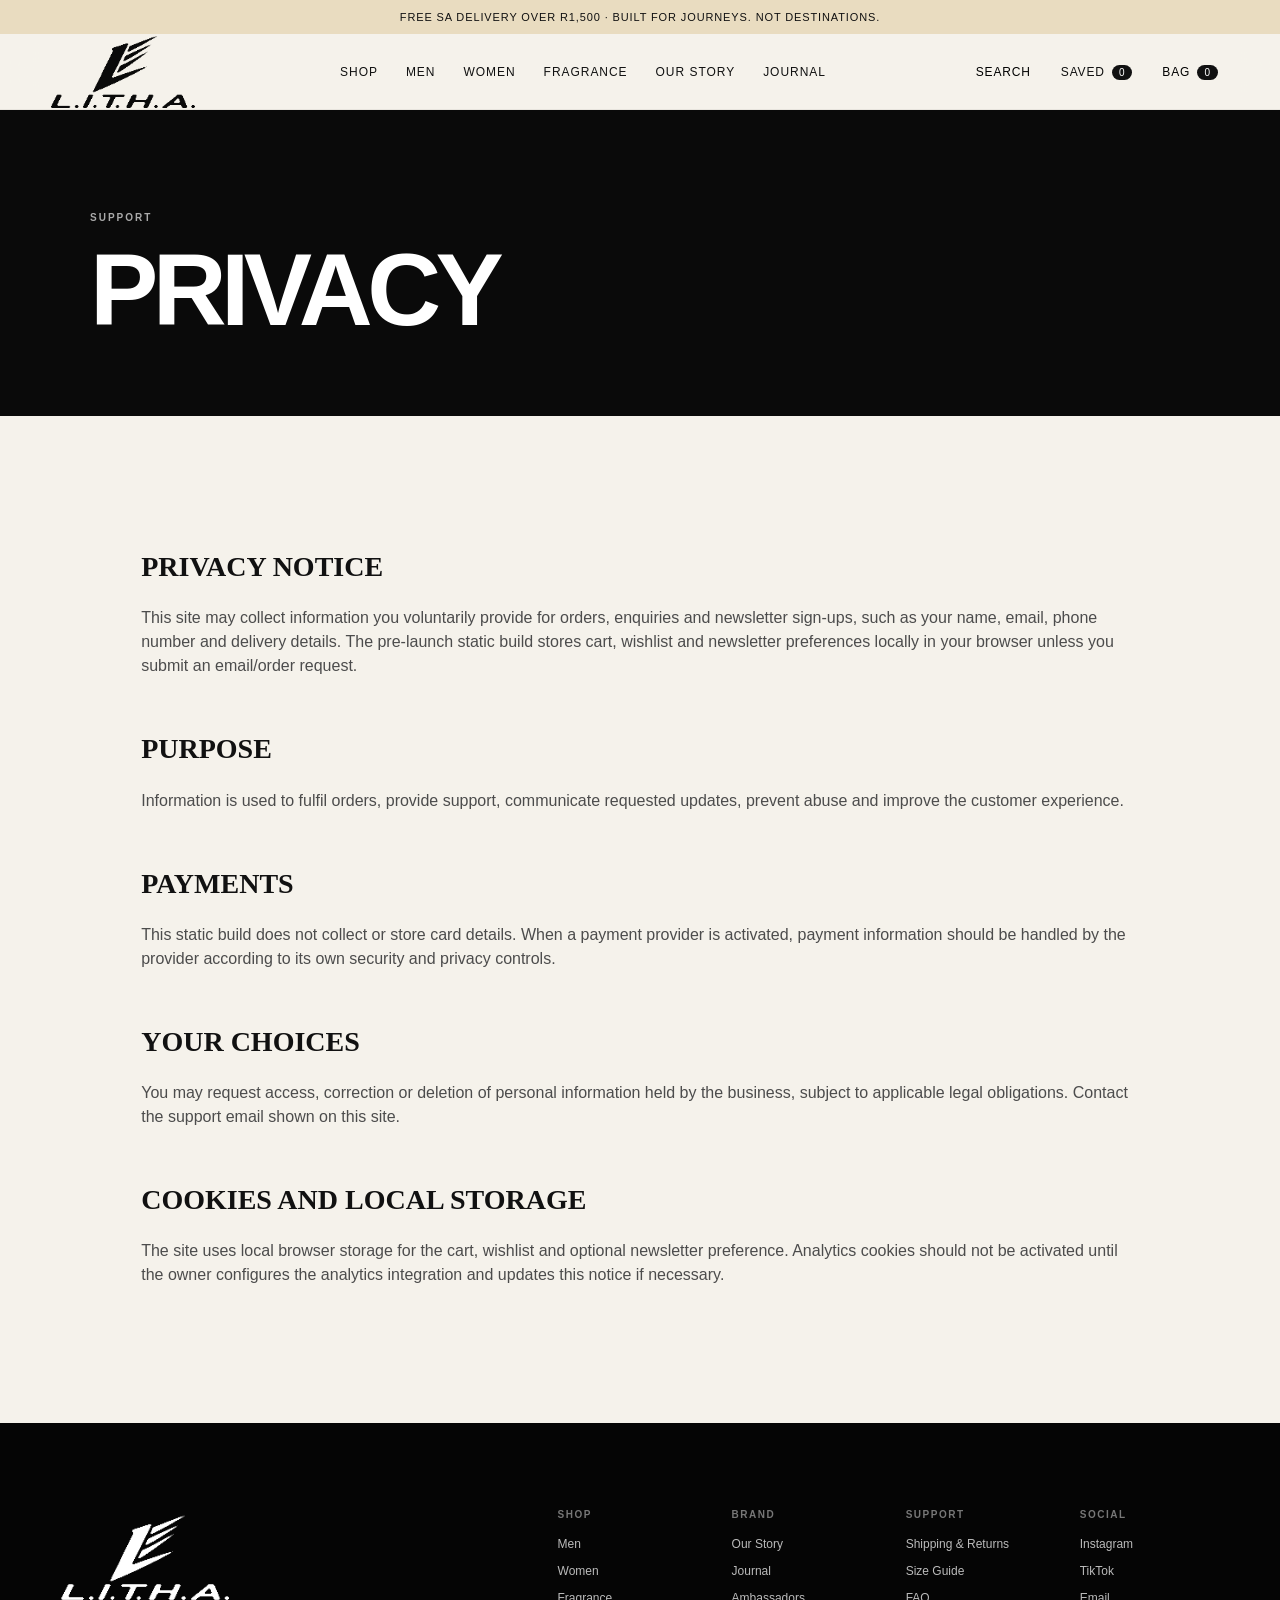
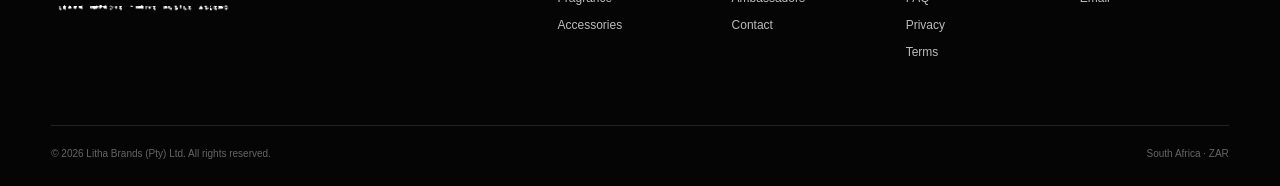
<file: privacy.html>
<!doctype html><html lang="en-ZA"><head><meta charset="utf-8"><meta name="viewport" content="width=device-width,initial-scale=1"><title>Privacy — L.I.T.H.A.</title><meta name="description" content="L.I.T.H.A. privacy notice."><meta name="theme-color" content="#070707"><meta name="robots" content="index,follow"><meta property="og:type" content="website"><meta property="og:title" content="Privacy — L.I.T.H.A."><meta property="og:description" content="L.I.T.H.A. privacy notice."><meta property="og:image" content="social-card.png"><meta name="twitter:card" content="summary_large_image"><link rel="icon" href="favicon.png" type="image/png"><link rel="manifest" href="site.webmanifest"><link rel="stylesheet" href="styles.css"><script src="config.js"></script></head><body><a class="skip" href="#main">Skip to content</a><div class="announcement">FREE SA DELIVERY OVER R1,500 · BUILT FOR JOURNEYS. NOT DESTINATIONS.</div><header class="site-header"><a class="brand" href="index.html" aria-label="L.I.T.H.A. home"><img class="brand-logo" src="logo-header-black.png" alt="L.I.T.H.A."></a><nav class="desktop-nav"><a href="shop.html">Shop</a><a href="shop.html?category=men">Men</a><a href="shop.html?category=women">Women</a><a href="fragrance.html">Fragrance</a><a href="about.html">Our Story</a><a href="journal.html">Journal</a></nav><div class="header-actions"><button class="icon-btn" id="searchBtn" aria-label="Search">Search</button><a class="icon-btn" href="wishlist.html" aria-label="Wishlist">Saved <span class="count-pill" data-wish-count>0</span></a><button class="icon-btn" id="cartBtn">Bag <span class="count-pill" data-cart-count>0</span></button><button class="menu-btn" id="menuBtn">Menu</button></div></header><nav class="mobile-menu" id="mobileMenu" aria-label="Mobile navigation"><button class="mobile-close" data-close>Close</button><a href="shop.html">Shop all</a><a href="shop.html?category=men">Men</a><a href="shop.html?category=women">Women</a><a href="fragrance.html">Fragrance</a><a href="about.html">Our Story</a><a href="ambassadors.html">Ambassadors</a><a href="journal.html">Journal</a><a href="contact.html">Contact</a></nav><main id="main"><section class="page-hero"><div class="inner"><p class="eyebrow">SUPPORT</p><h1>PRIVACY</h1></div></section><section class="content-page"><h2>Privacy notice</h2><p>This site may collect information you voluntarily provide for orders, enquiries and newsletter sign-ups, such as your name, email, phone number and delivery details. The pre-launch static build stores cart, wishlist and newsletter preferences locally in your browser unless you submit an email/order request.</p><h2>Purpose</h2><p>Information is used to fulfil orders, provide support, communicate requested updates, prevent abuse and improve the customer experience.</p><h2>Payments</h2><p>This static build does not collect or store card details. When a payment provider is activated, payment information should be handled by the provider according to its own security and privacy controls.</p><h2>Your choices</h2><p>You may request access, correction or deletion of personal information held by the business, subject to applicable legal obligations. Contact the support email shown on this site.</p><h2>Cookies and local storage</h2><p>The site uses local browser storage for the cart, wishlist and optional newsletter preference. Analytics cookies should not be activated until the owner configures the analytics integration and updates this notice if necessary.</p></section></main><footer><div class="footer-inner"><div class="footer-top"><div class="footer-brand"><img class="footer-logo" src="logo-white.png" alt="L.I.T.H.A. — Learn. Improve. Thrive. Hustle. Ascend."></div><div class="footer-cols"><div><h4>Shop</h4><a href="shop.html?category=men">Men</a><a href="shop.html?category=women">Women</a><a href="fragrance.html">Fragrance</a><a href="shop.html?category=accessories">Accessories</a></div><div><h4>Brand</h4><a href="about.html">Our Story</a><a href="journal.html">Journal</a><a href="ambassadors.html">Ambassadors</a><a href="contact.html">Contact</a></div><div><h4>Support</h4><a href="shipping.html">Shipping & Returns</a><a href="size-guide.html">Size Guide</a><a href="faq.html">FAQ</a><a href="privacy.html">Privacy</a><a href="terms.html">Terms</a></div><div><h4>Social</h4><a href="#" data-social="instagram">Instagram</a><a href="#" data-social="tiktok">TikTok</a><a href="mailto:official.litha@gmail.com">Email</a></div></div></div><div class="footer-bottom"><span>© 2026 Litha Brands (Pty) Ltd. All rights reserved.</span><span>South Africa · ZAR</span></div></div></footer><div class="scrim" id="scrim"></div><aside class="drawer" id="cartDrawer" aria-label="Shopping bag"><div class="drawer-head"><h2>Your Bag</h2><button class="close-btn" data-close>Close</button></div><div class="cart-items" id="cartItems"></div><div class="drawer-foot"><small id="shipMsg"></small><div class="shipping-progress"><span id="shipBar" style="width:0"></span></div><div class="total-row"><span>Subtotal</span><span id="cartSubtotal">R0</span></div><a class="btn btn-dark full" href="checkout.html">Checkout</a><small style="display:block;color:#777;margin-top:10px">Taxes and delivery confirmed at checkout.</small></div></aside><section class="search-overlay" id="searchOverlay"><div class="search-head"><input id="searchInput" aria-label="Search products" placeholder="Search L.I.T.H.A."><button class="close-btn" data-close>Close</button></div><div class="search-results" id="searchResults"></div></section><section class="modal" id="productModal" aria-label="Product quick view"><div class="modal-inner"><div id="modalVisual" class="modal-visual"></div><div class="modal-copy"><button class="close-btn modal-close" data-close>Close</button><p class="eyebrow" id="modalBadge"></p><h2 id="modalName"></h2><p class="price-lg" id="modalPrice"></p><p id="modalDesc"></p><small id="modalCollection"></small><h3>Select size</h3><div class="size-row" id="modalSizes"></div><button class="btn btn-dark full" id="modalAdd">Add to bag</button><p><a href="size-guide.html"><u>View size guide</u></a></p></div></div></section><div id="toast" class="toast" role="status"></div><button id="backTop" class="back-top" aria-label="Back to top">↑</button><script id="productData" type="application/json">[{"id":"founder-tee-black","name":"Founder Heavyweight Tee","price":649,"category":"men","collection":"Founder 001","badge":"FOUNDING DROP","sizes":["S","M","L","XL","2XL"],"tone":"black","symbol":"L","desc":"240gsm heavyweight cotton tee with an oversized silhouette and restrained L.I.T.H.A. identity."},{"id":"founder-tee-cream","name":"Founder Heavyweight Tee \u2014 Bone","price":649,"category":"men","collection":"Founder 001","badge":"NEW","sizes":["S","M","L","XL","2XL"],"tone":"cream","symbol":"L","desc":"The Founder tee in bone: heavyweight cotton, dropped shoulder and quiet statement branding."},{"id":"ascend-hoodie","name":"ASCEND Oversized Hoodie","price":1199,"category":"men","collection":"Founder 001","badge":"BESTSELLER","sizes":["S","M","L","XL","2XL"],"tone":"black","symbol":"A","desc":"Heavy fleece hoodie shaped for travel, training days and after-dark city movement."},{"id":"motion-track","name":"Motion Tracksuit Jacket","price":1399,"category":"men","collection":"Motion","badge":"LIMITED","sizes":["S","M","L","XL","2XL"],"tone":"charcoal","symbol":"M","desc":"Technical zip jacket with clean lines, subtle geometry and a structured athletic fit."},{"id":"motion-pant","name":"Motion Track Pant","price":1099,"category":"men","collection":"Motion","badge":"NEW","sizes":["S","M","L","XL","2XL"],"tone":"charcoal","symbol":"M","desc":"Tapered performance track pant designed to pair with the Motion jacket."},{"id":"performance-tee","name":"Performance Tee","price":599,"category":"active","collection":"Performance","badge":"CORE","sizes":["S","M","L","XL","2XL"],"tone":"black","symbol":"P","desc":"Lightweight training tee with a clean athletic cut and sweat-ready construction."},{"id":"founder-vest","name":"Founder Training Vest","price":499,"category":"active","collection":"Performance","badge":"GYM","sizes":["S","M","L","XL","2XL"],"tone":"black","symbol":"F","desc":"Minimal training vest for high-output sessions and warm-weather movement."},{"id":"women-motion-set","name":"Women Motion Set","price":1299,"category":"women","collection":"Motion","badge":"SET","sizes":["XS","S","M","L","XL"],"tone":"cream","symbol":"L","desc":"Sculpted two-piece active set balancing support, stretch and refined lifestyle styling."},{"id":"women-hoodie","name":"Women Oversized Hoodie","price":1099,"category":"women","collection":"Founder 001","badge":"CORE","sizes":["XS","S","M","L","XL"],"tone":"black","symbol":"A","desc":"Relaxed premium hoodie with an oversized profile and understated ASCEND detail."},{"id":"women-track","name":"Women Essential Tracksuit","price":1699,"category":"women","collection":"Motion","badge":"SET","sizes":["XS","S","M","L","XL"],"tone":"charcoal","symbol":"T","desc":"Full two-piece travel tracksuit designed for comfort without losing structure."},{"id":"women-leggings","name":"Sculpt Leggings","price":749,"category":"women","collection":"Performance","badge":"ACTIVE","sizes":["XS","S","M","L","XL"],"tone":"black","symbol":"S","desc":"High-rise sculpt leggings with flexible compression and a clean matte finish."},{"id":"women-bra","name":"Sculpt Training Bra","price":599,"category":"women","collection":"Performance","badge":"ACTIVE","sizes":["XS","S","M","L","XL"],"tone":"black","symbol":"S","desc":"Supportive training bra designed to pair with Sculpt Leggings."},{"id":"cap-core","name":"L.I.T.H.A. Core Cap","price":399,"category":"accessories","collection":"Core","badge":"CORE","sizes":["One Size"],"tone":"black","symbol":"L","desc":"Six-panel cap with tonal branding and an adjustable rear closure."},{"id":"bucket-hat","name":"Journey Bucket Hat","price":449,"category":"accessories","collection":"Journey","badge":"TRAVEL","sizes":["S/M","L/XL"],"tone":"cream","symbol":"J","desc":"Soft-structure bucket hat inspired by movement, departure halls and long summer days."},{"id":"gym-bag","name":"Ascend Gym Bag","price":899,"category":"accessories","collection":"Journey","badge":"TRAVEL","sizes":["One Size"],"tone":"black","symbol":"A","desc":"Structured carry-all for gym, work and short-haul travel with multiple utility pockets."},{"id":"travel-tote","name":"Journey Utility Tote","price":699,"category":"accessories","collection":"Journey","badge":"NEW","sizes":["One Size"],"tone":"olive","symbol":"J","desc":"Everyday utility tote built for commute, studio, airport and weekend movement."},{"id":"fragrance-noir","name":"ASCEND Noir Eau de Parfum","price":899,"category":"fragrance","collection":"ASCEND","badge":"SIGNATURE","sizes":["100ml"],"tone":"black","symbol":"N","desc":"Warm, smoky and commanding. A deep evening scent built around spice, amber, vanilla and oud."},{"id":"fragrance-lumiere","name":"ASCEND Lumi\u00e8re Eau de Parfum","price":899,"category":"fragrance","collection":"ASCEND","badge":"SIGNATURE","sizes":["100ml"],"tone":"cream","symbol":"L","desc":"Bright, warm and magnetic. A polished companion with luminous sweetness, woods and soft spice."}]</script><script src="app.js" defer></script></body></html>
</file>
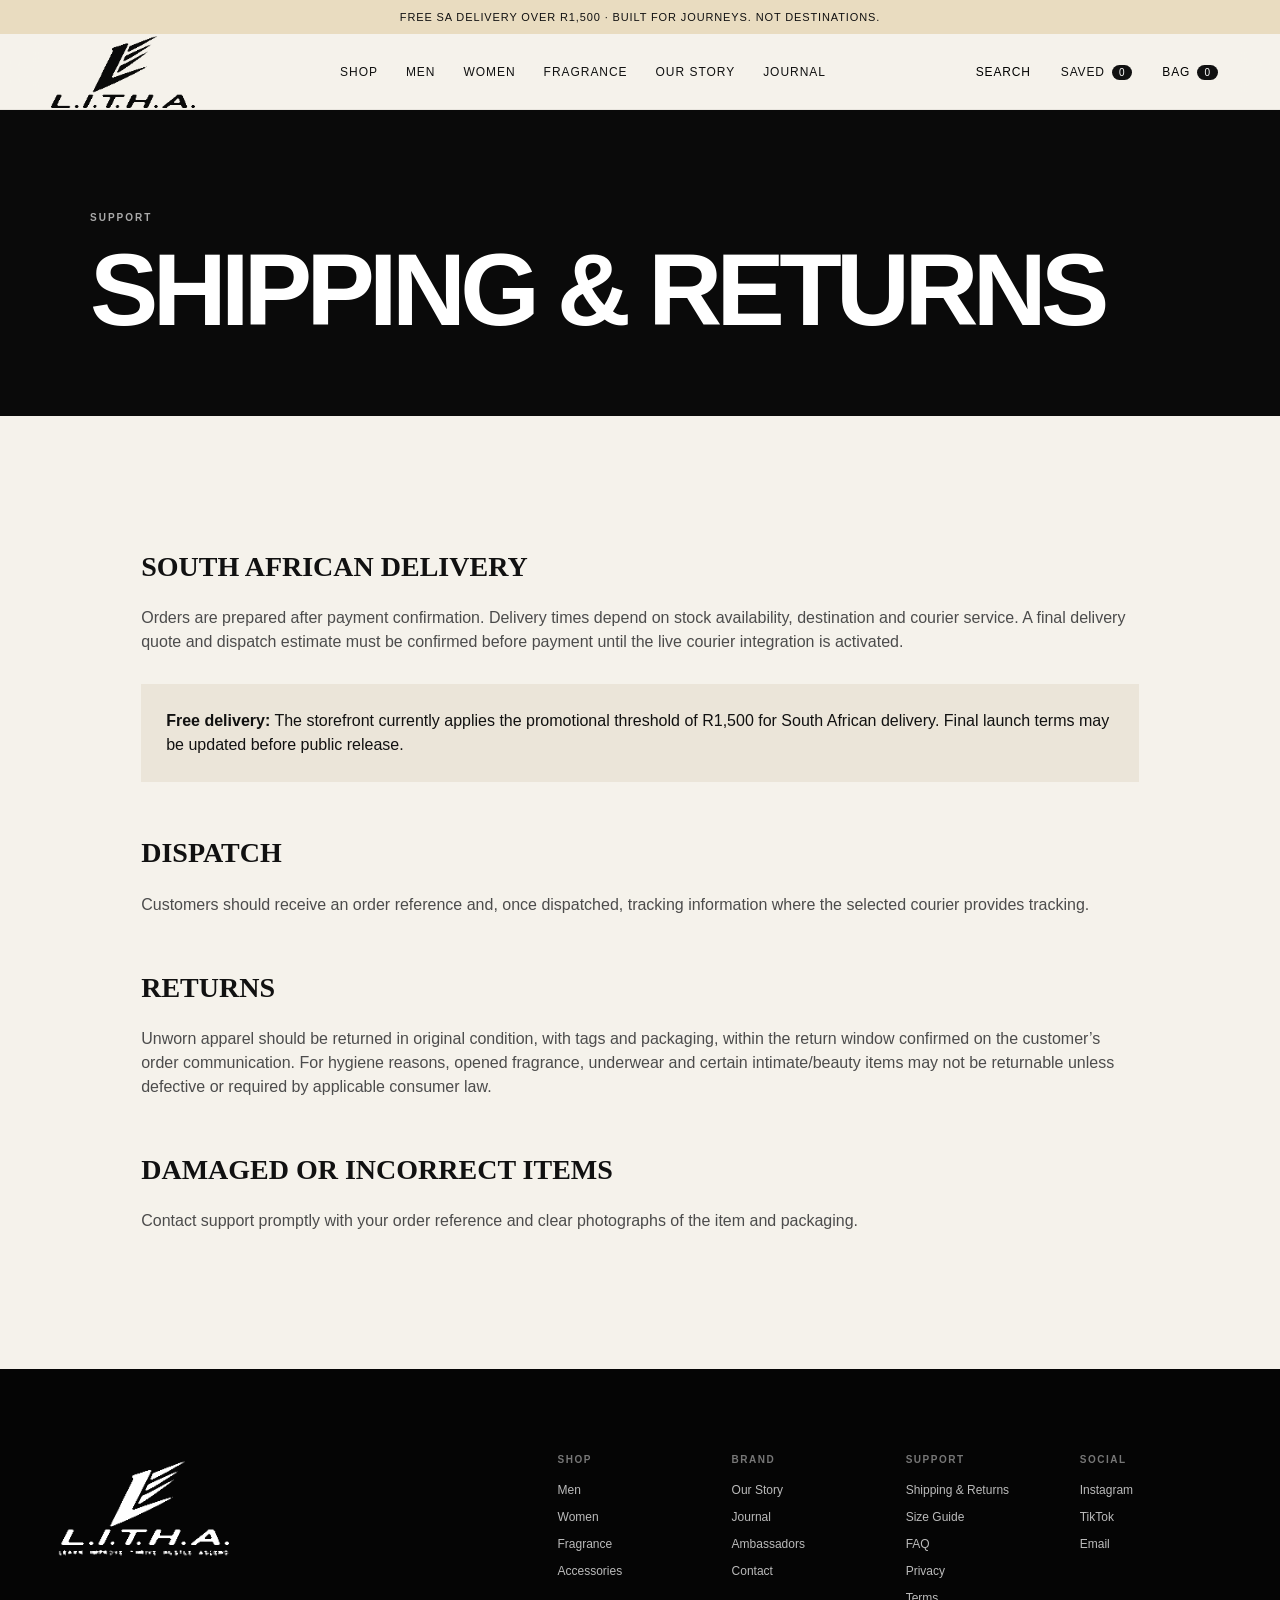
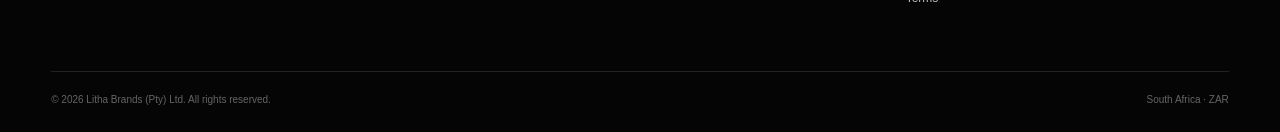
<file: shipping.html>
<!doctype html><html lang="en-ZA"><head><meta charset="utf-8"><meta name="viewport" content="width=device-width,initial-scale=1"><title>Shipping & Returns — L.I.T.H.A.</title><meta name="description" content="Shipping and returns information for L.I.T.H.A."><meta name="theme-color" content="#070707"><meta name="robots" content="index,follow"><meta property="og:type" content="website"><meta property="og:title" content="Shipping & Returns — L.I.T.H.A."><meta property="og:description" content="Shipping and returns information for L.I.T.H.A."><meta property="og:image" content="social-card.png"><meta name="twitter:card" content="summary_large_image"><link rel="icon" href="favicon.png" type="image/png"><link rel="manifest" href="site.webmanifest"><link rel="stylesheet" href="styles.css"><script src="config.js"></script></head><body><a class="skip" href="#main">Skip to content</a><div class="announcement">FREE SA DELIVERY OVER R1,500 · BUILT FOR JOURNEYS. NOT DESTINATIONS.</div><header class="site-header"><a class="brand" href="index.html" aria-label="L.I.T.H.A. home"><img class="brand-logo" src="logo-header-black.png" alt="L.I.T.H.A."></a><nav class="desktop-nav"><a href="shop.html">Shop</a><a href="shop.html?category=men">Men</a><a href="shop.html?category=women">Women</a><a href="fragrance.html">Fragrance</a><a href="about.html">Our Story</a><a href="journal.html">Journal</a></nav><div class="header-actions"><button class="icon-btn" id="searchBtn" aria-label="Search">Search</button><a class="icon-btn" href="wishlist.html" aria-label="Wishlist">Saved <span class="count-pill" data-wish-count>0</span></a><button class="icon-btn" id="cartBtn">Bag <span class="count-pill" data-cart-count>0</span></button><button class="menu-btn" id="menuBtn">Menu</button></div></header><nav class="mobile-menu" id="mobileMenu" aria-label="Mobile navigation"><button class="mobile-close" data-close>Close</button><a href="shop.html">Shop all</a><a href="shop.html?category=men">Men</a><a href="shop.html?category=women">Women</a><a href="fragrance.html">Fragrance</a><a href="about.html">Our Story</a><a href="ambassadors.html">Ambassadors</a><a href="journal.html">Journal</a><a href="contact.html">Contact</a></nav><main id="main"><section class="page-hero"><div class="inner"><p class="eyebrow">SUPPORT</p><h1>SHIPPING & RETURNS</h1></div></section><section class="content-page"><h2>South African delivery</h2><p>Orders are prepared after payment confirmation. Delivery times depend on stock availability, destination and courier service. A final delivery quote and dispatch estimate must be confirmed before payment until the live courier integration is activated.</p><div class="notice"><strong>Free delivery:</strong> The storefront currently applies the promotional threshold of R1,500 for South African delivery. Final launch terms may be updated before public release.</div><h2>Dispatch</h2><p>Customers should receive an order reference and, once dispatched, tracking information where the selected courier provides tracking.</p><h2>Returns</h2><p>Unworn apparel should be returned in original condition, with tags and packaging, within the return window confirmed on the customer’s order communication. For hygiene reasons, opened fragrance, underwear and certain intimate/beauty items may not be returnable unless defective or required by applicable consumer law.</p><h2>Damaged or incorrect items</h2><p>Contact support promptly with your order reference and clear photographs of the item and packaging.</p></section></main><footer><div class="footer-inner"><div class="footer-top"><div class="footer-brand"><img class="footer-logo" src="logo-white.png" alt="L.I.T.H.A. — Learn. Improve. Thrive. Hustle. Ascend."></div><div class="footer-cols"><div><h4>Shop</h4><a href="shop.html?category=men">Men</a><a href="shop.html?category=women">Women</a><a href="fragrance.html">Fragrance</a><a href="shop.html?category=accessories">Accessories</a></div><div><h4>Brand</h4><a href="about.html">Our Story</a><a href="journal.html">Journal</a><a href="ambassadors.html">Ambassadors</a><a href="contact.html">Contact</a></div><div><h4>Support</h4><a href="shipping.html">Shipping & Returns</a><a href="size-guide.html">Size Guide</a><a href="faq.html">FAQ</a><a href="privacy.html">Privacy</a><a href="terms.html">Terms</a></div><div><h4>Social</h4><a href="#" data-social="instagram">Instagram</a><a href="#" data-social="tiktok">TikTok</a><a href="mailto:official.litha@gmail.com">Email</a></div></div></div><div class="footer-bottom"><span>© 2026 Litha Brands (Pty) Ltd. All rights reserved.</span><span>South Africa · ZAR</span></div></div></footer><div class="scrim" id="scrim"></div><aside class="drawer" id="cartDrawer" aria-label="Shopping bag"><div class="drawer-head"><h2>Your Bag</h2><button class="close-btn" data-close>Close</button></div><div class="cart-items" id="cartItems"></div><div class="drawer-foot"><small id="shipMsg"></small><div class="shipping-progress"><span id="shipBar" style="width:0"></span></div><div class="total-row"><span>Subtotal</span><span id="cartSubtotal">R0</span></div><a class="btn btn-dark full" href="checkout.html">Checkout</a><small style="display:block;color:#777;margin-top:10px">Taxes and delivery confirmed at checkout.</small></div></aside><section class="search-overlay" id="searchOverlay"><div class="search-head"><input id="searchInput" aria-label="Search products" placeholder="Search L.I.T.H.A."><button class="close-btn" data-close>Close</button></div><div class="search-results" id="searchResults"></div></section><section class="modal" id="productModal" aria-label="Product quick view"><div class="modal-inner"><div id="modalVisual" class="modal-visual"></div><div class="modal-copy"><button class="close-btn modal-close" data-close>Close</button><p class="eyebrow" id="modalBadge"></p><h2 id="modalName"></h2><p class="price-lg" id="modalPrice"></p><p id="modalDesc"></p><small id="modalCollection"></small><h3>Select size</h3><div class="size-row" id="modalSizes"></div><button class="btn btn-dark full" id="modalAdd">Add to bag</button><p><a href="size-guide.html"><u>View size guide</u></a></p></div></div></section><div id="toast" class="toast" role="status"></div><button id="backTop" class="back-top" aria-label="Back to top">↑</button><script id="productData" type="application/json">[{"id":"founder-tee-black","name":"Founder Heavyweight Tee","price":649,"category":"men","collection":"Founder 001","badge":"FOUNDING DROP","sizes":["S","M","L","XL","2XL"],"tone":"black","symbol":"L","desc":"240gsm heavyweight cotton tee with an oversized silhouette and restrained L.I.T.H.A. identity."},{"id":"founder-tee-cream","name":"Founder Heavyweight Tee \u2014 Bone","price":649,"category":"men","collection":"Founder 001","badge":"NEW","sizes":["S","M","L","XL","2XL"],"tone":"cream","symbol":"L","desc":"The Founder tee in bone: heavyweight cotton, dropped shoulder and quiet statement branding."},{"id":"ascend-hoodie","name":"ASCEND Oversized Hoodie","price":1199,"category":"men","collection":"Founder 001","badge":"BESTSELLER","sizes":["S","M","L","XL","2XL"],"tone":"black","symbol":"A","desc":"Heavy fleece hoodie shaped for travel, training days and after-dark city movement."},{"id":"motion-track","name":"Motion Tracksuit Jacket","price":1399,"category":"men","collection":"Motion","badge":"LIMITED","sizes":["S","M","L","XL","2XL"],"tone":"charcoal","symbol":"M","desc":"Technical zip jacket with clean lines, subtle geometry and a structured athletic fit."},{"id":"motion-pant","name":"Motion Track Pant","price":1099,"category":"men","collection":"Motion","badge":"NEW","sizes":["S","M","L","XL","2XL"],"tone":"charcoal","symbol":"M","desc":"Tapered performance track pant designed to pair with the Motion jacket."},{"id":"performance-tee","name":"Performance Tee","price":599,"category":"active","collection":"Performance","badge":"CORE","sizes":["S","M","L","XL","2XL"],"tone":"black","symbol":"P","desc":"Lightweight training tee with a clean athletic cut and sweat-ready construction."},{"id":"founder-vest","name":"Founder Training Vest","price":499,"category":"active","collection":"Performance","badge":"GYM","sizes":["S","M","L","XL","2XL"],"tone":"black","symbol":"F","desc":"Minimal training vest for high-output sessions and warm-weather movement."},{"id":"women-motion-set","name":"Women Motion Set","price":1299,"category":"women","collection":"Motion","badge":"SET","sizes":["XS","S","M","L","XL"],"tone":"cream","symbol":"L","desc":"Sculpted two-piece active set balancing support, stretch and refined lifestyle styling."},{"id":"women-hoodie","name":"Women Oversized Hoodie","price":1099,"category":"women","collection":"Founder 001","badge":"CORE","sizes":["XS","S","M","L","XL"],"tone":"black","symbol":"A","desc":"Relaxed premium hoodie with an oversized profile and understated ASCEND detail."},{"id":"women-track","name":"Women Essential Tracksuit","price":1699,"category":"women","collection":"Motion","badge":"SET","sizes":["XS","S","M","L","XL"],"tone":"charcoal","symbol":"T","desc":"Full two-piece travel tracksuit designed for comfort without losing structure."},{"id":"women-leggings","name":"Sculpt Leggings","price":749,"category":"women","collection":"Performance","badge":"ACTIVE","sizes":["XS","S","M","L","XL"],"tone":"black","symbol":"S","desc":"High-rise sculpt leggings with flexible compression and a clean matte finish."},{"id":"women-bra","name":"Sculpt Training Bra","price":599,"category":"women","collection":"Performance","badge":"ACTIVE","sizes":["XS","S","M","L","XL"],"tone":"black","symbol":"S","desc":"Supportive training bra designed to pair with Sculpt Leggings."},{"id":"cap-core","name":"L.I.T.H.A. Core Cap","price":399,"category":"accessories","collection":"Core","badge":"CORE","sizes":["One Size"],"tone":"black","symbol":"L","desc":"Six-panel cap with tonal branding and an adjustable rear closure."},{"id":"bucket-hat","name":"Journey Bucket Hat","price":449,"category":"accessories","collection":"Journey","badge":"TRAVEL","sizes":["S/M","L/XL"],"tone":"cream","symbol":"J","desc":"Soft-structure bucket hat inspired by movement, departure halls and long summer days."},{"id":"gym-bag","name":"Ascend Gym Bag","price":899,"category":"accessories","collection":"Journey","badge":"TRAVEL","sizes":["One Size"],"tone":"black","symbol":"A","desc":"Structured carry-all for gym, work and short-haul travel with multiple utility pockets."},{"id":"travel-tote","name":"Journey Utility Tote","price":699,"category":"accessories","collection":"Journey","badge":"NEW","sizes":["One Size"],"tone":"olive","symbol":"J","desc":"Everyday utility tote built for commute, studio, airport and weekend movement."},{"id":"fragrance-noir","name":"ASCEND Noir Eau de Parfum","price":899,"category":"fragrance","collection":"ASCEND","badge":"SIGNATURE","sizes":["100ml"],"tone":"black","symbol":"N","desc":"Warm, smoky and commanding. A deep evening scent built around spice, amber, vanilla and oud."},{"id":"fragrance-lumiere","name":"ASCEND Lumi\u00e8re Eau de Parfum","price":899,"category":"fragrance","collection":"ASCEND","badge":"SIGNATURE","sizes":["100ml"],"tone":"cream","symbol":"L","desc":"Bright, warm and magnetic. A polished companion with luminous sweetness, woods and soft spice."}]</script><script src="app.js" defer></script></body></html>
</file>
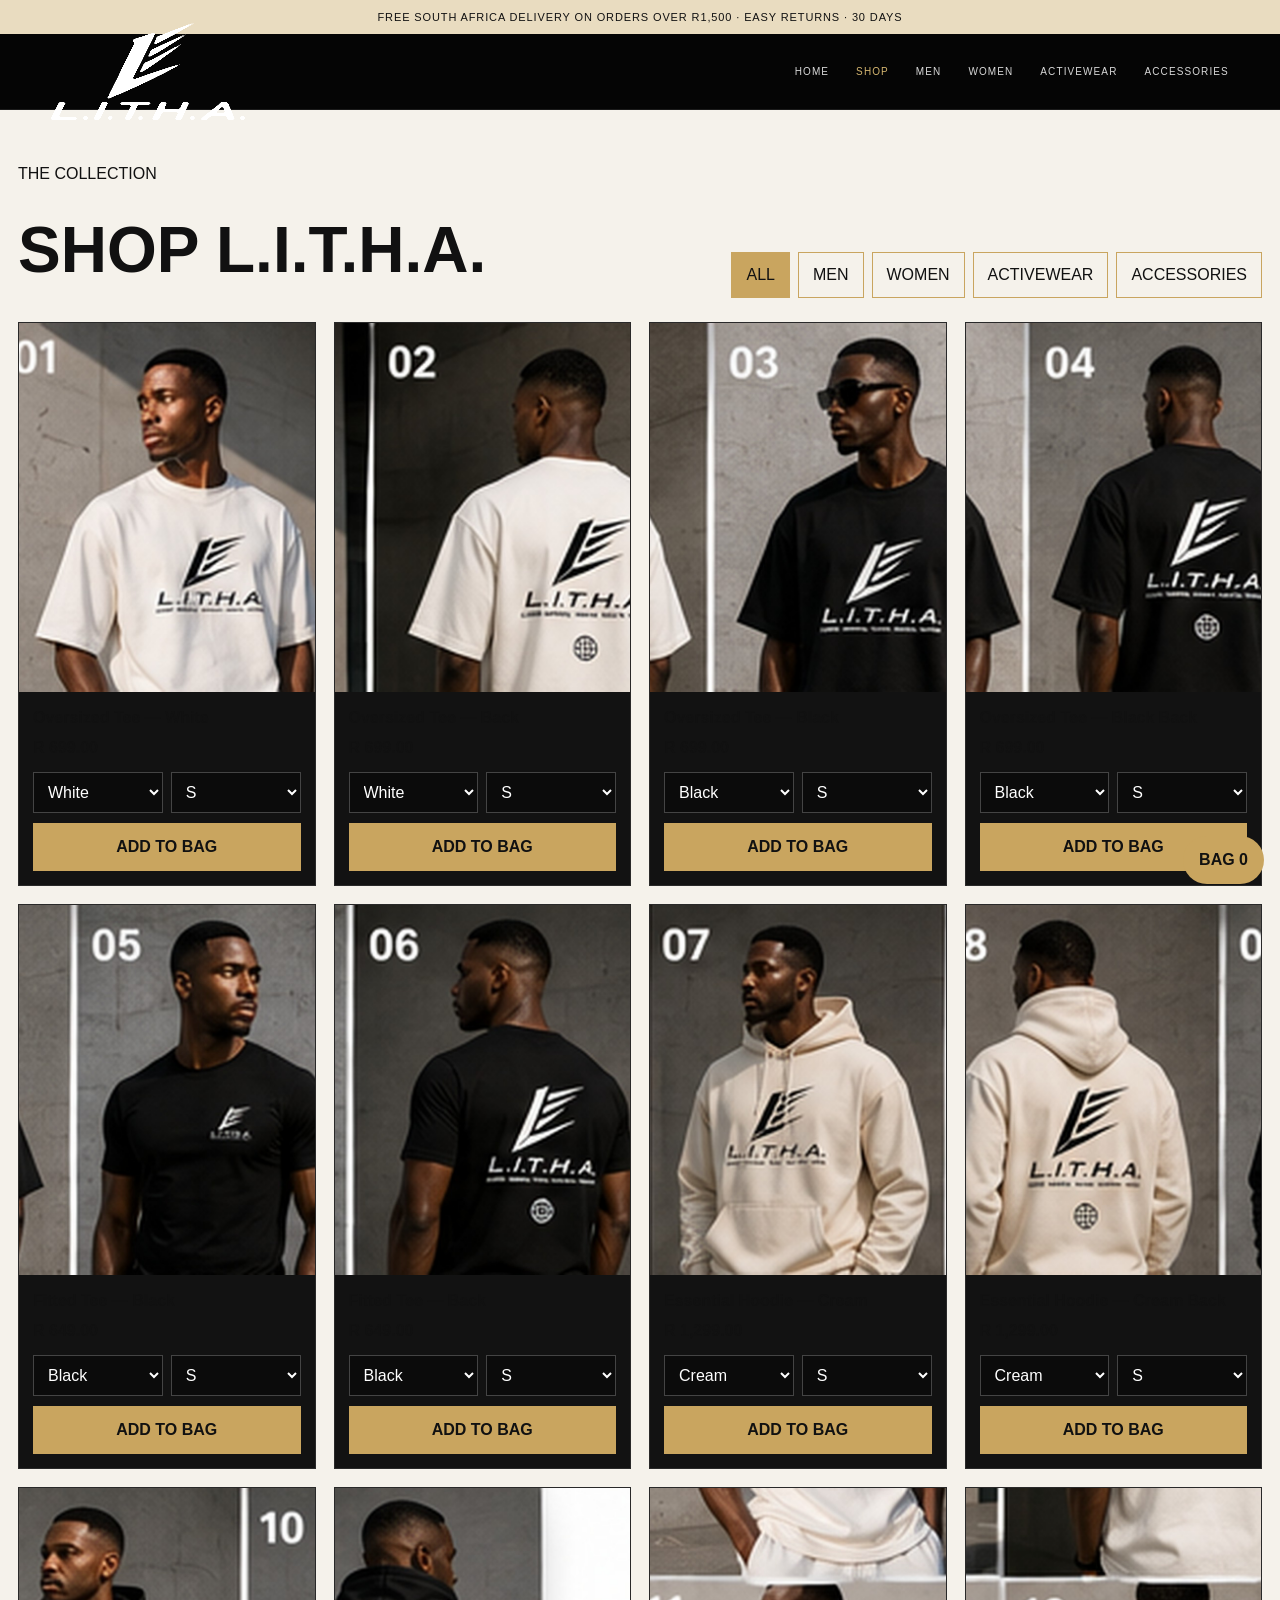
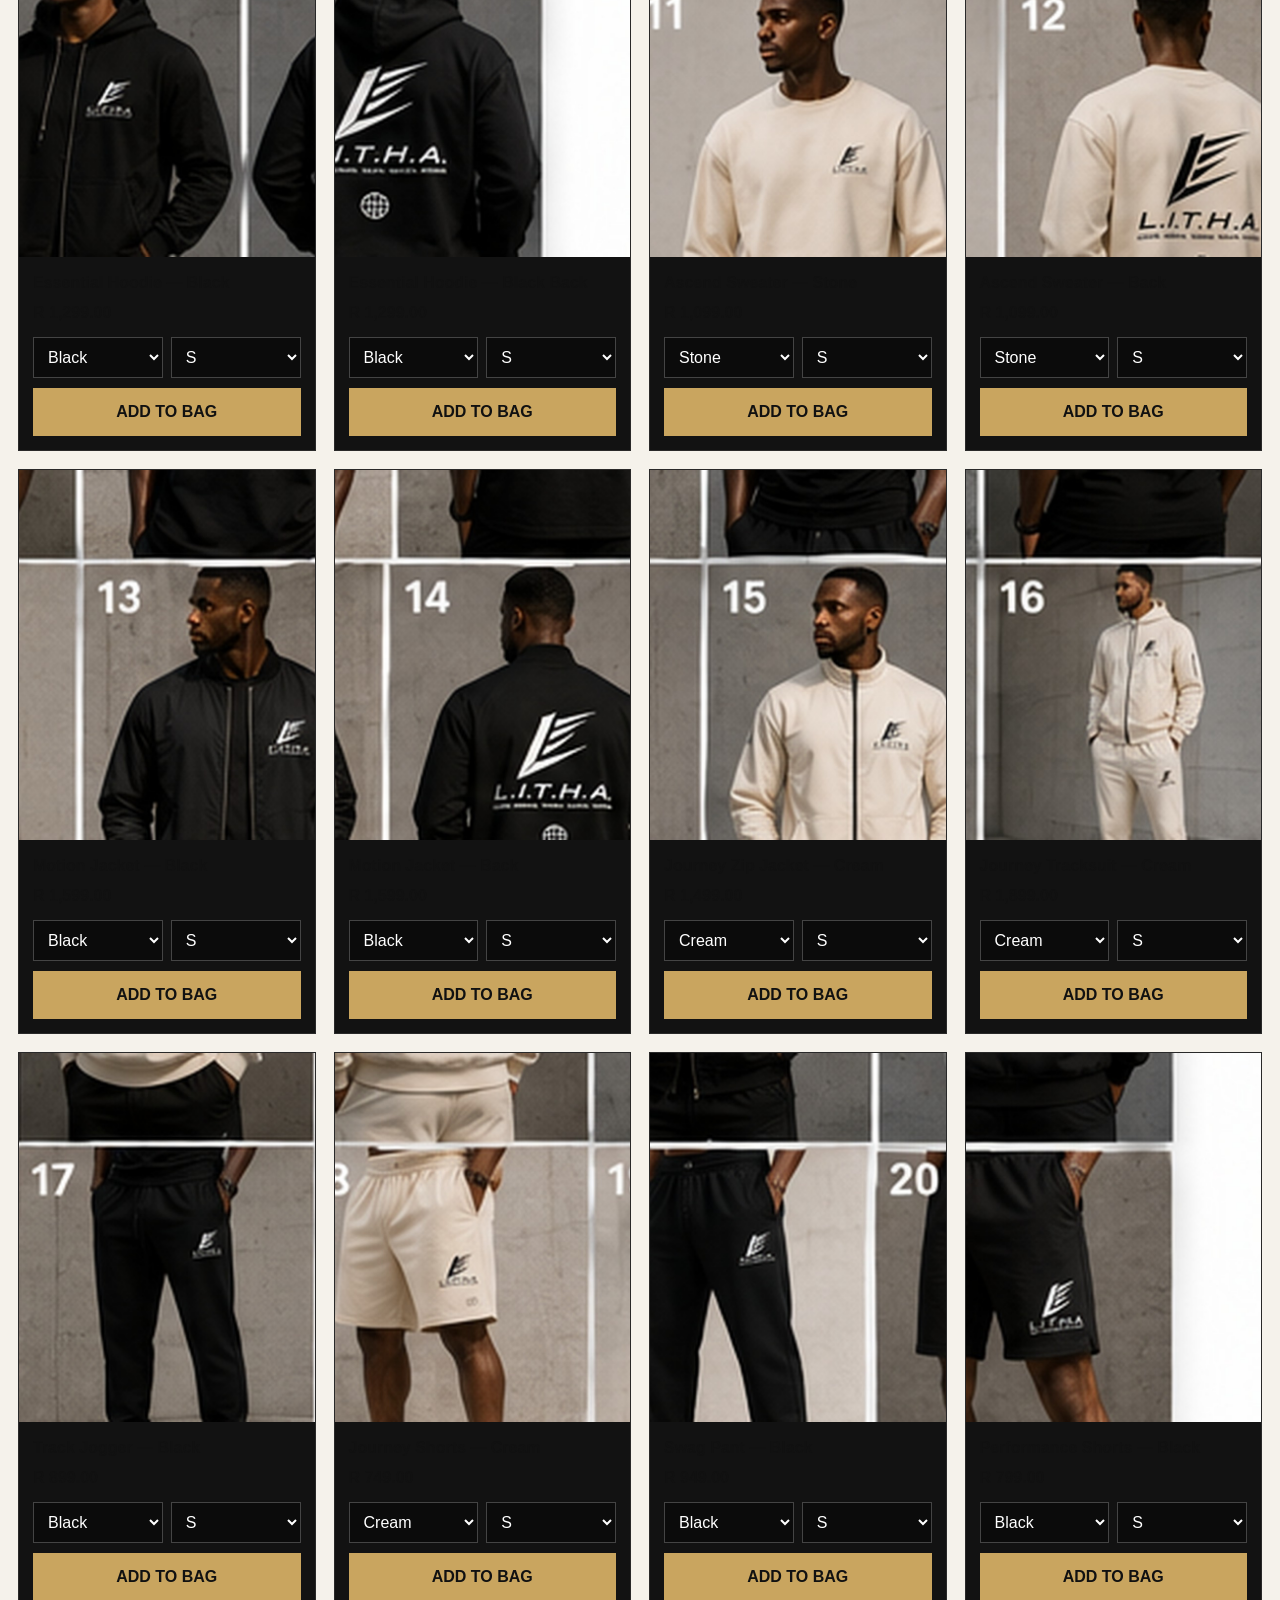
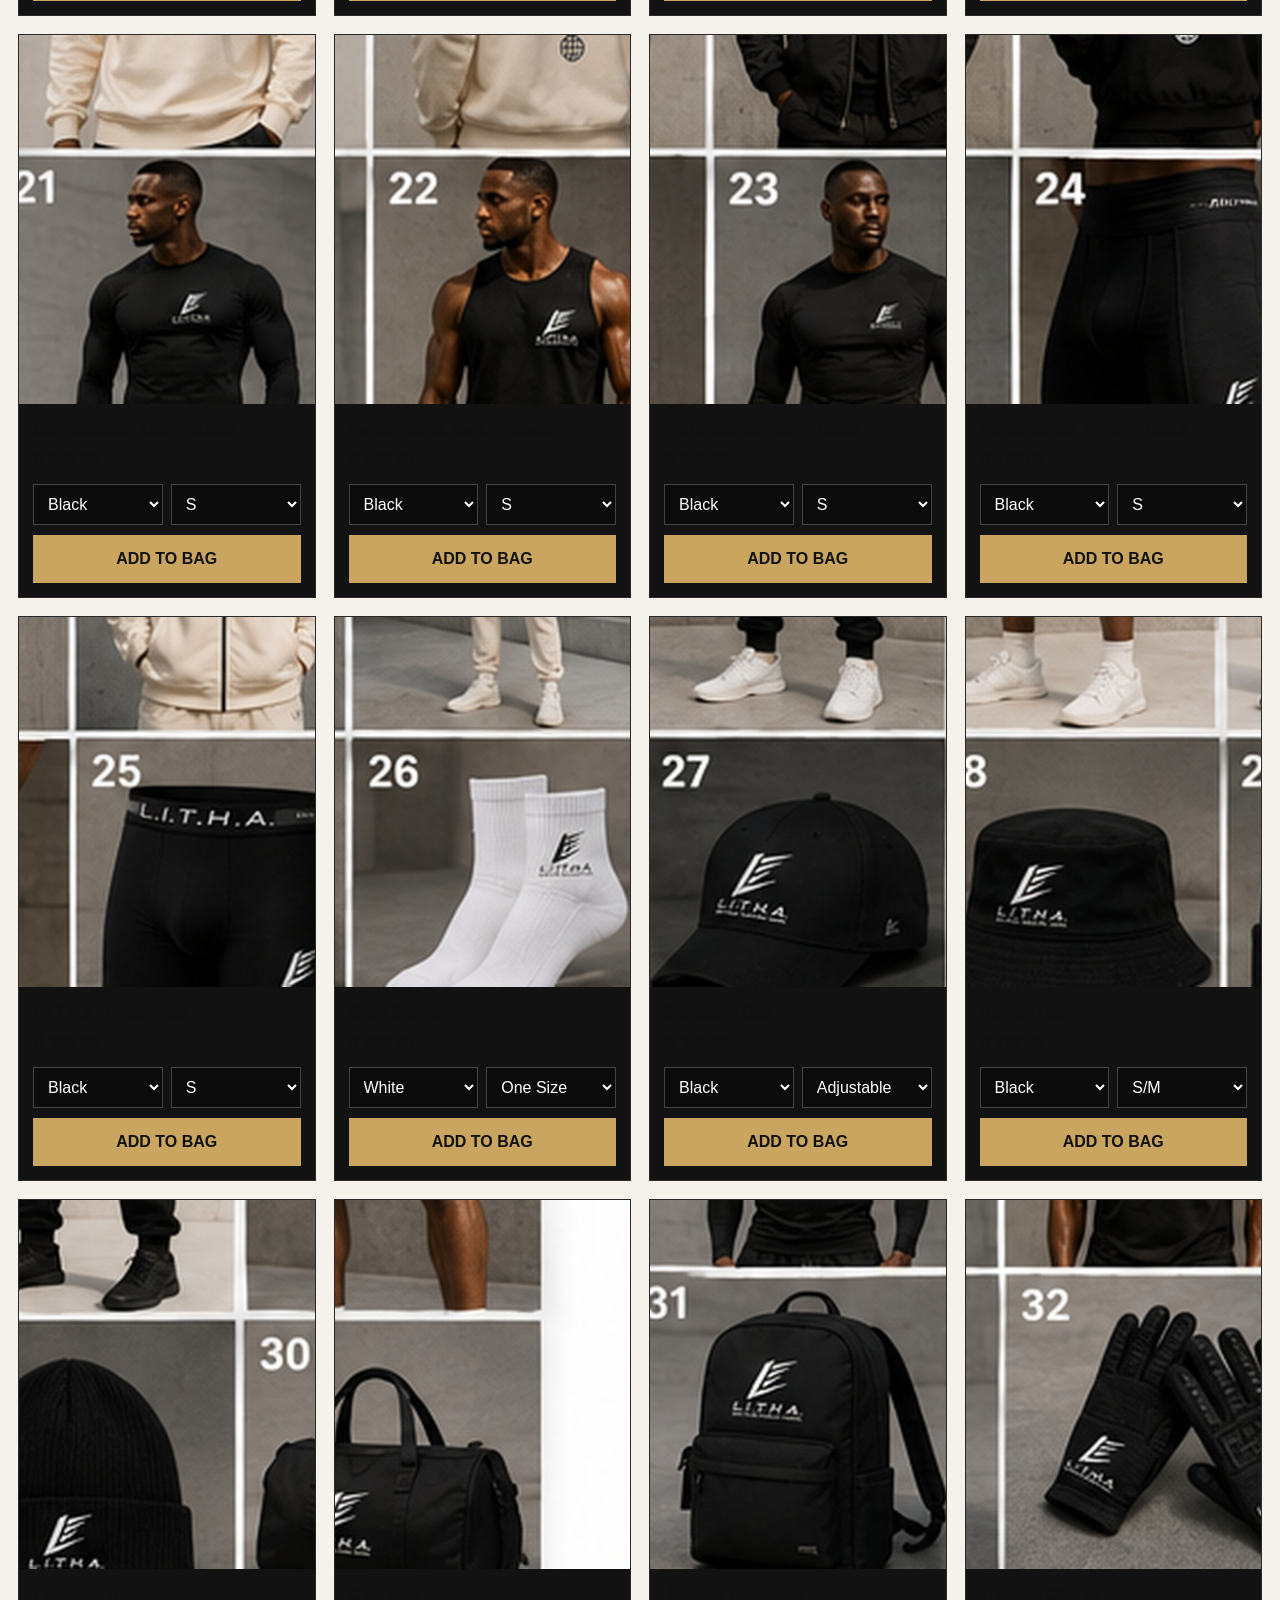
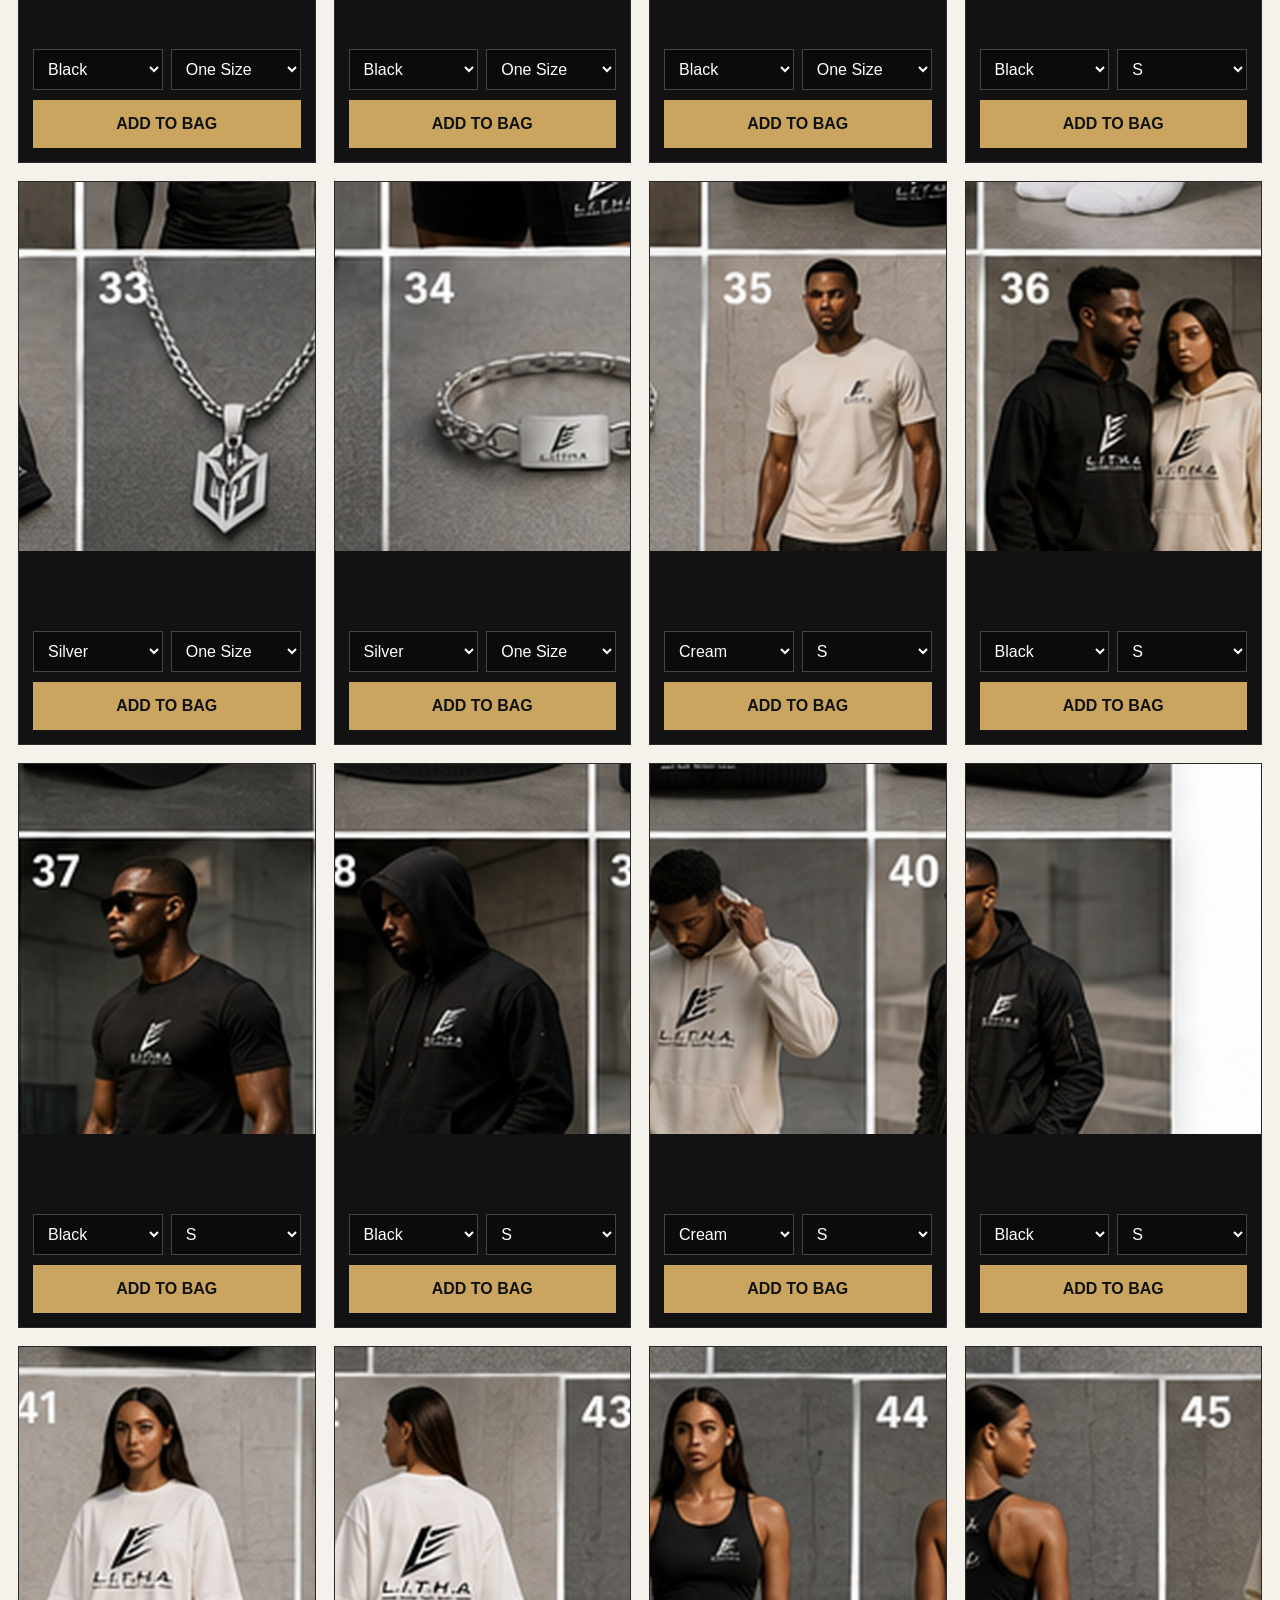
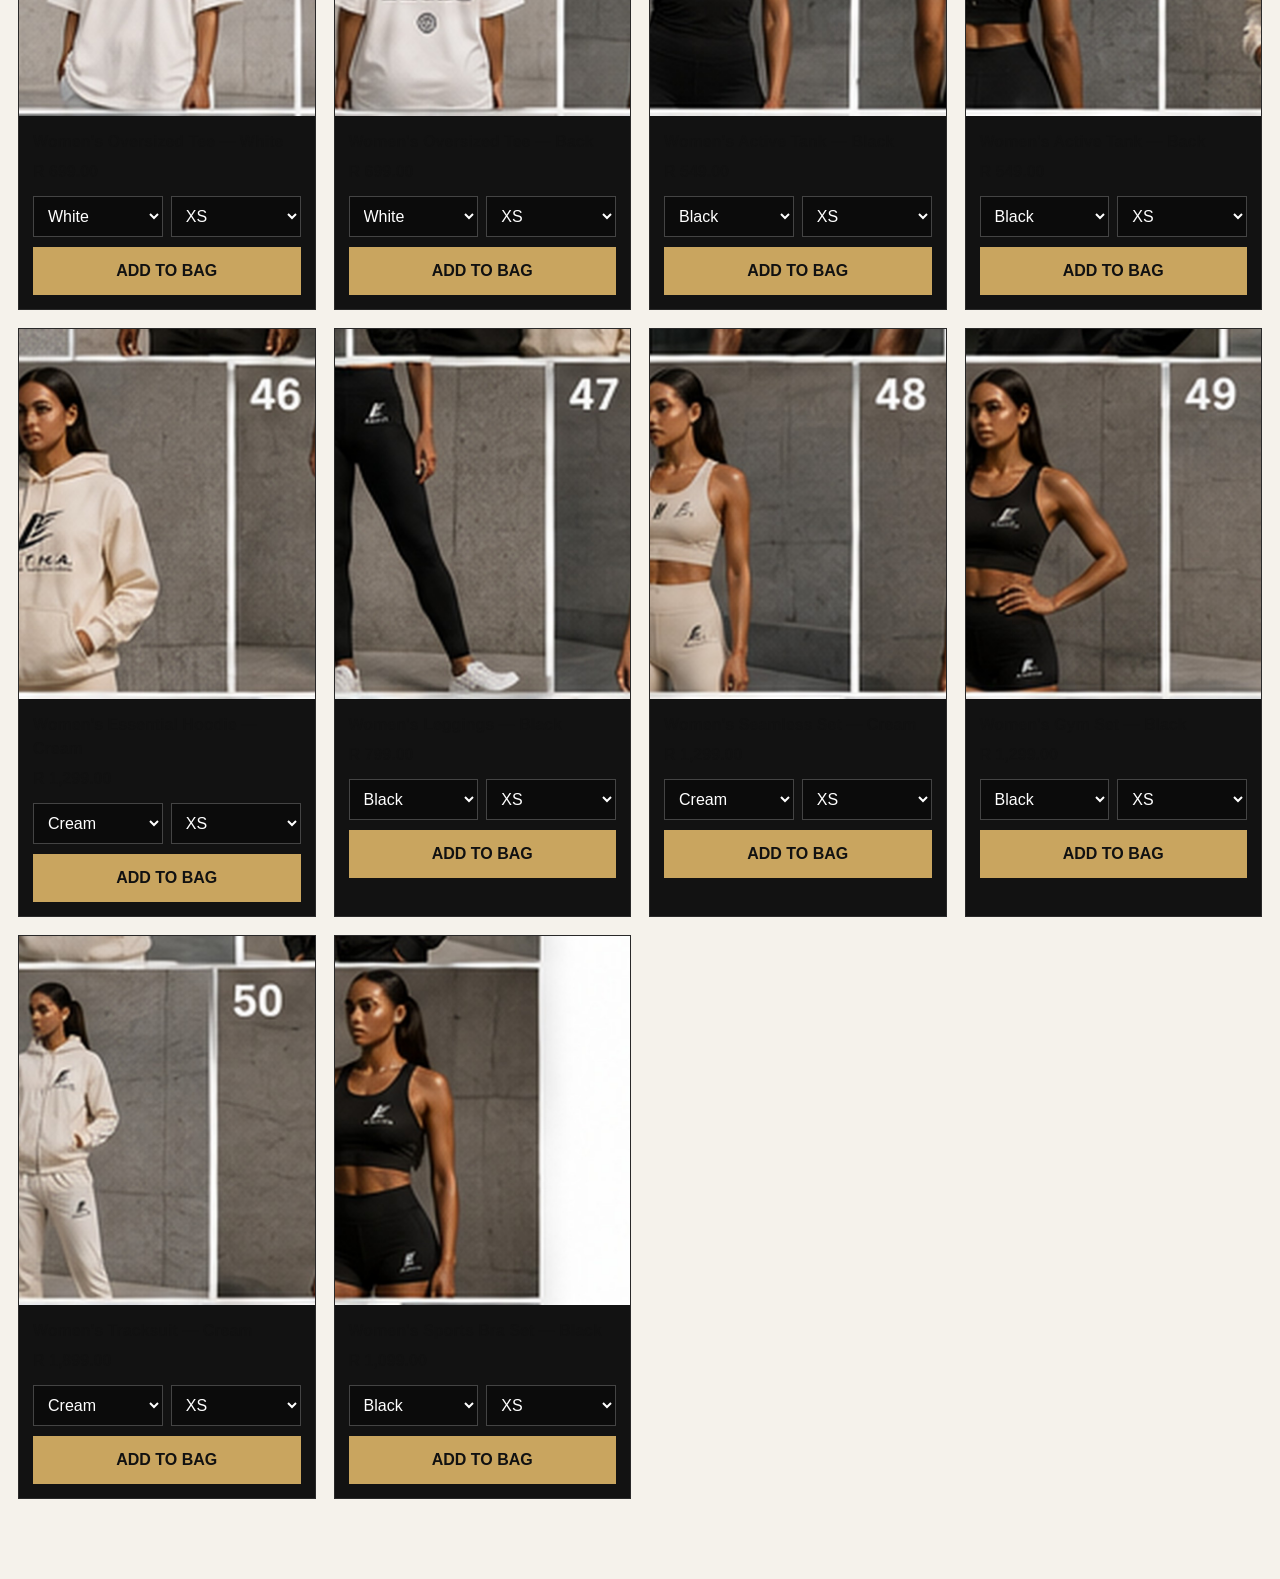
<file: shop.html>
<!doctype html>
<html lang="en-ZA">
<head>
<meta charset="utf-8">
<meta name="viewport" content="width=device-width,initial-scale=1">
<title>Shop | L.I.T.H.A.</title>
<link rel="stylesheet" href="styles.css">
<style>
.catalog-shell{max-width:1400px;margin:auto;padding:36px 18px 80px}
.catalog-head{display:flex;justify-content:space-between;gap:20px;align-items:end;flex-wrap:wrap;margin-bottom:24px}
.catalog-head h1{margin:0;font-size:clamp(32px,5vw,64px)}
.filters{display:flex;gap:8px;flex-wrap:wrap}
.filters button{border:1px solid #c9a55f;background:transparent;color:inherit;padding:10px 14px;cursor:pointer}
.filters button.active{background:#c9a55f;color:#111}
.product-grid{display:grid;grid-template-columns:repeat(4,minmax(0,1fr));gap:18px}
.product-card{background:#121212;border:1px solid #292929;overflow:hidden}
.product-card img{width:100%;aspect-ratio:4/5;object-fit:cover;display:block;background:#eee}
.product-info{padding:14px}
.product-info h3{margin:0 0 6px;font-size:16px}
.price{font-weight:700;margin-bottom:12px}
.option-row{display:grid;grid-template-columns:1fr 1fr;gap:8px;margin-bottom:10px}
.option-row select{width:100%;padding:10px;background:#0b0b0b;color:#fff;border:1px solid #444}
.add-btn{width:100%;padding:12px;background:#c9a55f;border:0;color:#111;font-weight:700;cursor:pointer}
.cart-badge{position:fixed;right:16px;bottom:16px;background:#c9a55f;color:#111;padding:12px 16px;border-radius:999px;font-weight:700;z-index:10}
@media(max-width:1000px){.product-grid{grid-template-columns:repeat(3,1fr)}}
@media(max-width:700px){.product-grid{grid-template-columns:repeat(2,1fr);gap:10px}.catalog-shell{padding:24px 10px 70px}.product-info{padding:10px}.option-row{grid-template-columns:1fr}}
</style>
</head>
<body>
<div class="announcement">FREE SOUTH AFRICA DELIVERY ON ORDERS OVER R1,500 · EASY RETURNS · 30 DAYS</div>
<header class="site-header premium-header">
<a class="brand" href="index.html"><img src="logo-header-white.png" alt="L.I.T.H.A."></a>
<nav class="desktop-nav"><a href="index.html">HOME</a><a href="shop.html" class="active">SHOP</a><a href="shop.html?category=men">MEN</a><a href="shop.html?category=women">WOMEN</a><a href="shop.html?category=activewear">ACTIVEWEAR</a><a href="shop.html?category=accessories">ACCESSORIES</a></nav>
</header>
<main class="catalog-shell">
<div class="catalog-head">
<div><p>THE COLLECTION</p><h1>SHOP L.I.T.H.A.</h1></div>
<div class="filters">
<button data-cat="all">ALL</button><button data-cat="men">MEN</button><button data-cat="women">WOMEN</button><button data-cat="activewear">ACTIVEWEAR</button><button data-cat="accessories">ACCESSORIES</button>
</div>
</div>
<div id="productGrid" class="product-grid"></div>
</main>
<div id="cartBadge" class="cart-badge">BAG 0</div>
<script src="products.js"></script>
<script>
const grid=document.getElementById('productGrid');
const badge=document.getElementById('cartBadge');
let cart=JSON.parse(localStorage.getItem('litha_cart')||'[]');
function money(n){return 'R '+Number(n).toLocaleString('en-ZA')+'.00'}
function updateBadge(){badge.textContent='BAG '+cart.reduce((s,i)=>s+(i.qty||1),0)}
function render(cat){
 grid.innerHTML='';
 const items=window.LITHA_PRODUCTS.filter(p=>cat==='all'||p.category===cat);
 items.forEach(p=>{
  const card=document.createElement('article');card.className='product-card';
  card.innerHTML=`<img src="${p.image}" alt="${p.name}" loading="lazy"><div class="product-info"><h3>${p.name}</h3><div class="price">${money(p.price)}</div><div class="option-row"><select class="color">${p.colors.map(x=>`<option>${x}</option>`).join('')}</select><select class="size">${p.sizes.map(x=>`<option>${x}</option>`).join('')}</select></div><button class="add-btn">ADD TO BAG</button></div>`;
  card.querySelector('.add-btn').addEventListener('click',()=>{
   const color=card.querySelector('.color').value,size=card.querySelector('.size').value;
   cart.push({...p,color,size,qty:1});localStorage.setItem('litha_cart',JSON.stringify(cart));updateBadge();
  });
  grid.appendChild(card);
 });
 document.querySelectorAll('.filters button').forEach(b=>b.classList.toggle('active',b.dataset.cat===cat));
}
document.querySelectorAll('.filters button').forEach(b=>b.addEventListener('click',()=>render(b.dataset.cat)));
const q=new URLSearchParams(location.search).get('category')||'all';render(['men','women','activewear','accessories'].includes(q)?q:'all');updateBadge();
badge.addEventListener('click',()=>location.href='checkout.html');
</script>
</body>
</html>
</file>
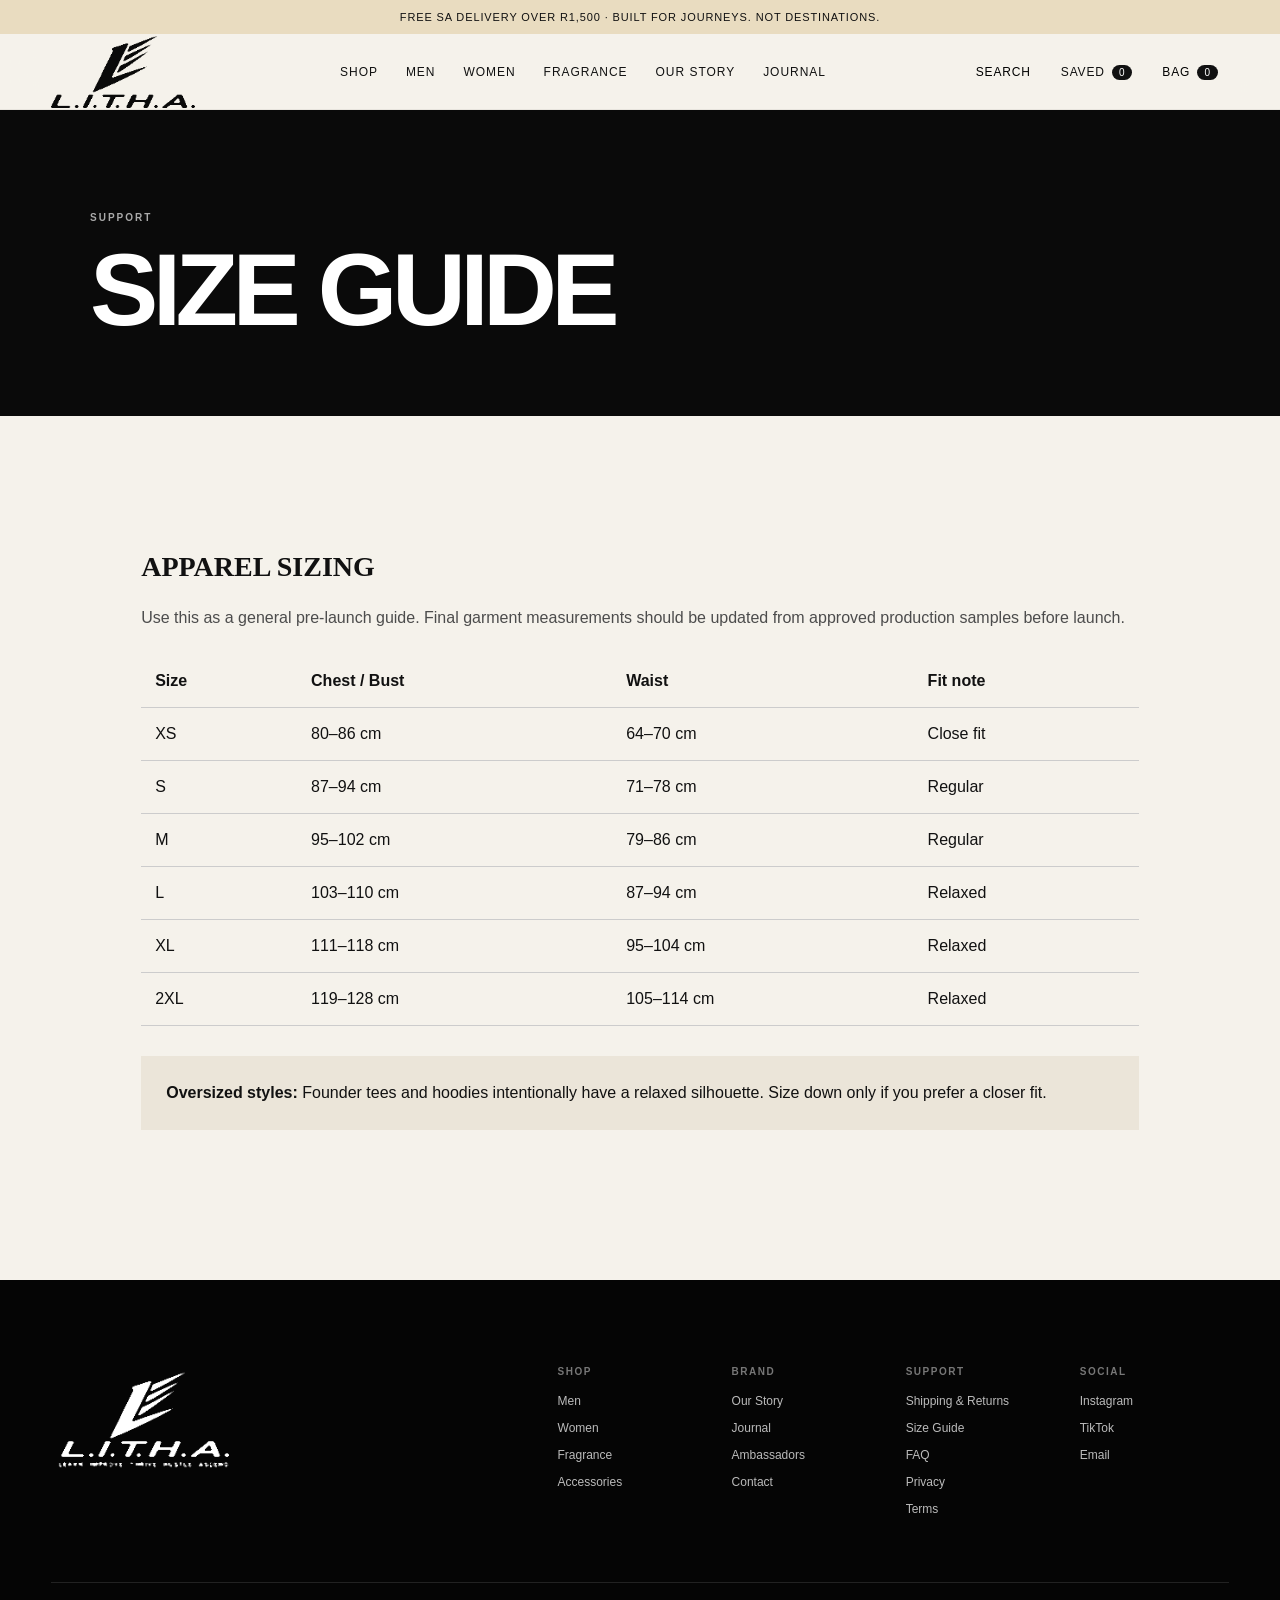
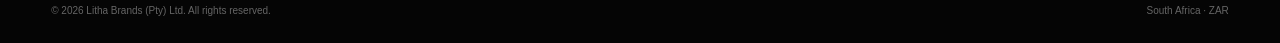
<file: size-guide.html>
<!doctype html><html lang="en-ZA"><head><meta charset="utf-8"><meta name="viewport" content="width=device-width,initial-scale=1"><title>Size Guide — L.I.T.H.A.</title><meta name="description" content="L.I.T.H.A. apparel size guide."><meta name="theme-color" content="#070707"><meta name="robots" content="index,follow"><meta property="og:type" content="website"><meta property="og:title" content="Size Guide — L.I.T.H.A."><meta property="og:description" content="L.I.T.H.A. apparel size guide."><meta property="og:image" content="social-card.png"><meta name="twitter:card" content="summary_large_image"><link rel="icon" href="favicon.png" type="image/png"><link rel="manifest" href="site.webmanifest"><link rel="stylesheet" href="styles.css"><script src="config.js"></script></head><body><a class="skip" href="#main">Skip to content</a><div class="announcement">FREE SA DELIVERY OVER R1,500 · BUILT FOR JOURNEYS. NOT DESTINATIONS.</div><header class="site-header"><a class="brand" href="index.html" aria-label="L.I.T.H.A. home"><img class="brand-logo" src="logo-header-black.png" alt="L.I.T.H.A."></a><nav class="desktop-nav"><a href="shop.html">Shop</a><a href="shop.html?category=men">Men</a><a href="shop.html?category=women">Women</a><a href="fragrance.html">Fragrance</a><a href="about.html">Our Story</a><a href="journal.html">Journal</a></nav><div class="header-actions"><button class="icon-btn" id="searchBtn" aria-label="Search">Search</button><a class="icon-btn" href="wishlist.html" aria-label="Wishlist">Saved <span class="count-pill" data-wish-count>0</span></a><button class="icon-btn" id="cartBtn">Bag <span class="count-pill" data-cart-count>0</span></button><button class="menu-btn" id="menuBtn">Menu</button></div></header><nav class="mobile-menu" id="mobileMenu" aria-label="Mobile navigation"><button class="mobile-close" data-close>Close</button><a href="shop.html">Shop all</a><a href="shop.html?category=men">Men</a><a href="shop.html?category=women">Women</a><a href="fragrance.html">Fragrance</a><a href="about.html">Our Story</a><a href="ambassadors.html">Ambassadors</a><a href="journal.html">Journal</a><a href="contact.html">Contact</a></nav><main id="main"><section class="page-hero"><div class="inner"><p class="eyebrow">SUPPORT</p><h1>SIZE GUIDE</h1></div></section><section class="content-page"><h2>Apparel sizing</h2><p>Use this as a general pre-launch guide. Final garment measurements should be updated from approved production samples before launch.</p><table><thead><tr><th>Size</th><th>Chest / Bust</th><th>Waist</th><th>Fit note</th></tr></thead><tbody><tr><td>XS</td><td>80–86 cm</td><td>64–70 cm</td><td>Close fit</td></tr><tr><td>S</td><td>87–94 cm</td><td>71–78 cm</td><td>Regular</td></tr><tr><td>M</td><td>95–102 cm</td><td>79–86 cm</td><td>Regular</td></tr><tr><td>L</td><td>103–110 cm</td><td>87–94 cm</td><td>Relaxed</td></tr><tr><td>XL</td><td>111–118 cm</td><td>95–104 cm</td><td>Relaxed</td></tr><tr><td>2XL</td><td>119–128 cm</td><td>105–114 cm</td><td>Relaxed</td></tr></tbody></table><div class="notice"><strong>Oversized styles:</strong> Founder tees and hoodies intentionally have a relaxed silhouette. Size down only if you prefer a closer fit.</div></section></main><footer><div class="footer-inner"><div class="footer-top"><div class="footer-brand"><img class="footer-logo" src="logo-white.png" alt="L.I.T.H.A. — Learn. Improve. Thrive. Hustle. Ascend."></div><div class="footer-cols"><div><h4>Shop</h4><a href="shop.html?category=men">Men</a><a href="shop.html?category=women">Women</a><a href="fragrance.html">Fragrance</a><a href="shop.html?category=accessories">Accessories</a></div><div><h4>Brand</h4><a href="about.html">Our Story</a><a href="journal.html">Journal</a><a href="ambassadors.html">Ambassadors</a><a href="contact.html">Contact</a></div><div><h4>Support</h4><a href="shipping.html">Shipping & Returns</a><a href="size-guide.html">Size Guide</a><a href="faq.html">FAQ</a><a href="privacy.html">Privacy</a><a href="terms.html">Terms</a></div><div><h4>Social</h4><a href="#" data-social="instagram">Instagram</a><a href="#" data-social="tiktok">TikTok</a><a href="mailto:official.litha@gmail.com">Email</a></div></div></div><div class="footer-bottom"><span>© 2026 Litha Brands (Pty) Ltd. All rights reserved.</span><span>South Africa · ZAR</span></div></div></footer><div class="scrim" id="scrim"></div><aside class="drawer" id="cartDrawer" aria-label="Shopping bag"><div class="drawer-head"><h2>Your Bag</h2><button class="close-btn" data-close>Close</button></div><div class="cart-items" id="cartItems"></div><div class="drawer-foot"><small id="shipMsg"></small><div class="shipping-progress"><span id="shipBar" style="width:0"></span></div><div class="total-row"><span>Subtotal</span><span id="cartSubtotal">R0</span></div><a class="btn btn-dark full" href="checkout.html">Checkout</a><small style="display:block;color:#777;margin-top:10px">Taxes and delivery confirmed at checkout.</small></div></aside><section class="search-overlay" id="searchOverlay"><div class="search-head"><input id="searchInput" aria-label="Search products" placeholder="Search L.I.T.H.A."><button class="close-btn" data-close>Close</button></div><div class="search-results" id="searchResults"></div></section><section class="modal" id="productModal" aria-label="Product quick view"><div class="modal-inner"><div id="modalVisual" class="modal-visual"></div><div class="modal-copy"><button class="close-btn modal-close" data-close>Close</button><p class="eyebrow" id="modalBadge"></p><h2 id="modalName"></h2><p class="price-lg" id="modalPrice"></p><p id="modalDesc"></p><small id="modalCollection"></small><h3>Select size</h3><div class="size-row" id="modalSizes"></div><button class="btn btn-dark full" id="modalAdd">Add to bag</button><p><a href="size-guide.html"><u>View size guide</u></a></p></div></div></section><div id="toast" class="toast" role="status"></div><button id="backTop" class="back-top" aria-label="Back to top">↑</button><script id="productData" type="application/json">[{"id":"founder-tee-black","name":"Founder Heavyweight Tee","price":649,"category":"men","collection":"Founder 001","badge":"FOUNDING DROP","sizes":["S","M","L","XL","2XL"],"tone":"black","symbol":"L","desc":"240gsm heavyweight cotton tee with an oversized silhouette and restrained L.I.T.H.A. identity."},{"id":"founder-tee-cream","name":"Founder Heavyweight Tee \u2014 Bone","price":649,"category":"men","collection":"Founder 001","badge":"NEW","sizes":["S","M","L","XL","2XL"],"tone":"cream","symbol":"L","desc":"The Founder tee in bone: heavyweight cotton, dropped shoulder and quiet statement branding."},{"id":"ascend-hoodie","name":"ASCEND Oversized Hoodie","price":1199,"category":"men","collection":"Founder 001","badge":"BESTSELLER","sizes":["S","M","L","XL","2XL"],"tone":"black","symbol":"A","desc":"Heavy fleece hoodie shaped for travel, training days and after-dark city movement."},{"id":"motion-track","name":"Motion Tracksuit Jacket","price":1399,"category":"men","collection":"Motion","badge":"LIMITED","sizes":["S","M","L","XL","2XL"],"tone":"charcoal","symbol":"M","desc":"Technical zip jacket with clean lines, subtle geometry and a structured athletic fit."},{"id":"motion-pant","name":"Motion Track Pant","price":1099,"category":"men","collection":"Motion","badge":"NEW","sizes":["S","M","L","XL","2XL"],"tone":"charcoal","symbol":"M","desc":"Tapered performance track pant designed to pair with the Motion jacket."},{"id":"performance-tee","name":"Performance Tee","price":599,"category":"active","collection":"Performance","badge":"CORE","sizes":["S","M","L","XL","2XL"],"tone":"black","symbol":"P","desc":"Lightweight training tee with a clean athletic cut and sweat-ready construction."},{"id":"founder-vest","name":"Founder Training Vest","price":499,"category":"active","collection":"Performance","badge":"GYM","sizes":["S","M","L","XL","2XL"],"tone":"black","symbol":"F","desc":"Minimal training vest for high-output sessions and warm-weather movement."},{"id":"women-motion-set","name":"Women Motion Set","price":1299,"category":"women","collection":"Motion","badge":"SET","sizes":["XS","S","M","L","XL"],"tone":"cream","symbol":"L","desc":"Sculpted two-piece active set balancing support, stretch and refined lifestyle styling."},{"id":"women-hoodie","name":"Women Oversized Hoodie","price":1099,"category":"women","collection":"Founder 001","badge":"CORE","sizes":["XS","S","M","L","XL"],"tone":"black","symbol":"A","desc":"Relaxed premium hoodie with an oversized profile and understated ASCEND detail."},{"id":"women-track","name":"Women Essential Tracksuit","price":1699,"category":"women","collection":"Motion","badge":"SET","sizes":["XS","S","M","L","XL"],"tone":"charcoal","symbol":"T","desc":"Full two-piece travel tracksuit designed for comfort without losing structure."},{"id":"women-leggings","name":"Sculpt Leggings","price":749,"category":"women","collection":"Performance","badge":"ACTIVE","sizes":["XS","S","M","L","XL"],"tone":"black","symbol":"S","desc":"High-rise sculpt leggings with flexible compression and a clean matte finish."},{"id":"women-bra","name":"Sculpt Training Bra","price":599,"category":"women","collection":"Performance","badge":"ACTIVE","sizes":["XS","S","M","L","XL"],"tone":"black","symbol":"S","desc":"Supportive training bra designed to pair with Sculpt Leggings."},{"id":"cap-core","name":"L.I.T.H.A. Core Cap","price":399,"category":"accessories","collection":"Core","badge":"CORE","sizes":["One Size"],"tone":"black","symbol":"L","desc":"Six-panel cap with tonal branding and an adjustable rear closure."},{"id":"bucket-hat","name":"Journey Bucket Hat","price":449,"category":"accessories","collection":"Journey","badge":"TRAVEL","sizes":["S/M","L/XL"],"tone":"cream","symbol":"J","desc":"Soft-structure bucket hat inspired by movement, departure halls and long summer days."},{"id":"gym-bag","name":"Ascend Gym Bag","price":899,"category":"accessories","collection":"Journey","badge":"TRAVEL","sizes":["One Size"],"tone":"black","symbol":"A","desc":"Structured carry-all for gym, work and short-haul travel with multiple utility pockets."},{"id":"travel-tote","name":"Journey Utility Tote","price":699,"category":"accessories","collection":"Journey","badge":"NEW","sizes":["One Size"],"tone":"olive","symbol":"J","desc":"Everyday utility tote built for commute, studio, airport and weekend movement."},{"id":"fragrance-noir","name":"ASCEND Noir Eau de Parfum","price":899,"category":"fragrance","collection":"ASCEND","badge":"SIGNATURE","sizes":["100ml"],"tone":"black","symbol":"N","desc":"Warm, smoky and commanding. A deep evening scent built around spice, amber, vanilla and oud."},{"id":"fragrance-lumiere","name":"ASCEND Lumi\u00e8re Eau de Parfum","price":899,"category":"fragrance","collection":"ASCEND","badge":"SIGNATURE","sizes":["100ml"],"tone":"cream","symbol":"L","desc":"Bright, warm and magnetic. A polished companion with luminous sweetness, woods and soft spice."}]</script><script src="app.js" defer></script></body></html>
</file>
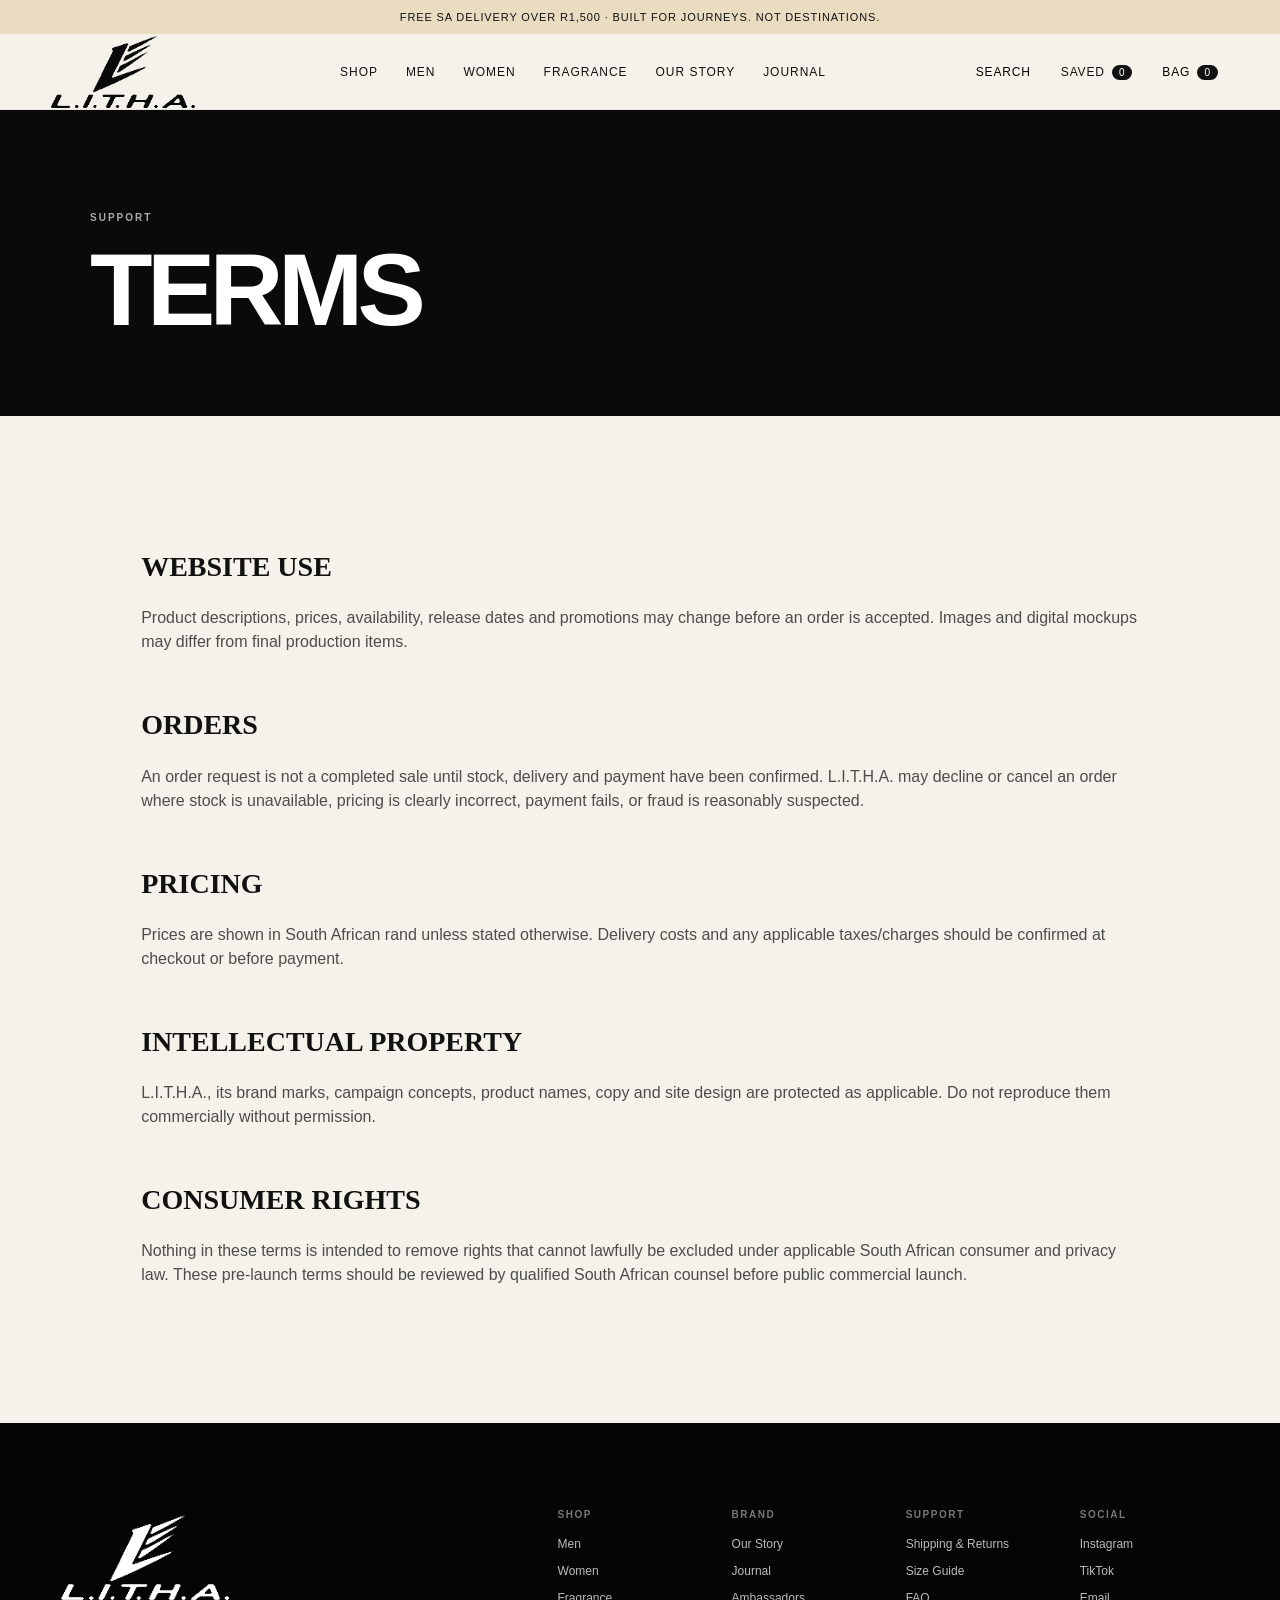
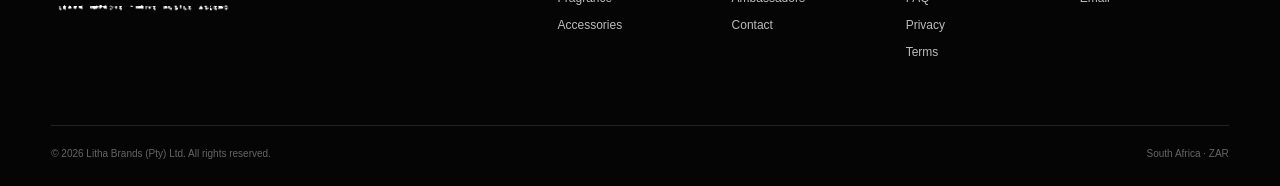
<file: terms.html>
<!doctype html><html lang="en-ZA"><head><meta charset="utf-8"><meta name="viewport" content="width=device-width,initial-scale=1"><title>Terms — L.I.T.H.A.</title><meta name="description" content="Terms of use and sale for L.I.T.H.A."><meta name="theme-color" content="#070707"><meta name="robots" content="index,follow"><meta property="og:type" content="website"><meta property="og:title" content="Terms — L.I.T.H.A."><meta property="og:description" content="Terms of use and sale for L.I.T.H.A."><meta property="og:image" content="social-card.png"><meta name="twitter:card" content="summary_large_image"><link rel="icon" href="favicon.png" type="image/png"><link rel="manifest" href="site.webmanifest"><link rel="stylesheet" href="styles.css"><script src="config.js"></script></head><body><a class="skip" href="#main">Skip to content</a><div class="announcement">FREE SA DELIVERY OVER R1,500 · BUILT FOR JOURNEYS. NOT DESTINATIONS.</div><header class="site-header"><a class="brand" href="index.html" aria-label="L.I.T.H.A. home"><img class="brand-logo" src="logo-header-black.png" alt="L.I.T.H.A."></a><nav class="desktop-nav"><a href="shop.html">Shop</a><a href="shop.html?category=men">Men</a><a href="shop.html?category=women">Women</a><a href="fragrance.html">Fragrance</a><a href="about.html">Our Story</a><a href="journal.html">Journal</a></nav><div class="header-actions"><button class="icon-btn" id="searchBtn" aria-label="Search">Search</button><a class="icon-btn" href="wishlist.html" aria-label="Wishlist">Saved <span class="count-pill" data-wish-count>0</span></a><button class="icon-btn" id="cartBtn">Bag <span class="count-pill" data-cart-count>0</span></button><button class="menu-btn" id="menuBtn">Menu</button></div></header><nav class="mobile-menu" id="mobileMenu" aria-label="Mobile navigation"><button class="mobile-close" data-close>Close</button><a href="shop.html">Shop all</a><a href="shop.html?category=men">Men</a><a href="shop.html?category=women">Women</a><a href="fragrance.html">Fragrance</a><a href="about.html">Our Story</a><a href="ambassadors.html">Ambassadors</a><a href="journal.html">Journal</a><a href="contact.html">Contact</a></nav><main id="main"><section class="page-hero"><div class="inner"><p class="eyebrow">SUPPORT</p><h1>TERMS</h1></div></section><section class="content-page"><h2>Website use</h2><p>Product descriptions, prices, availability, release dates and promotions may change before an order is accepted. Images and digital mockups may differ from final production items.</p><h2>Orders</h2><p>An order request is not a completed sale until stock, delivery and payment have been confirmed. L.I.T.H.A. may decline or cancel an order where stock is unavailable, pricing is clearly incorrect, payment fails, or fraud is reasonably suspected.</p><h2>Pricing</h2><p>Prices are shown in South African rand unless stated otherwise. Delivery costs and any applicable taxes/charges should be confirmed at checkout or before payment.</p><h2>Intellectual property</h2><p>L.I.T.H.A., its brand marks, campaign concepts, product names, copy and site design are protected as applicable. Do not reproduce them commercially without permission.</p><h2>Consumer rights</h2><p>Nothing in these terms is intended to remove rights that cannot lawfully be excluded under applicable South African consumer and privacy law. These pre-launch terms should be reviewed by qualified South African counsel before public commercial launch.</p></section></main><footer><div class="footer-inner"><div class="footer-top"><div class="footer-brand"><img class="footer-logo" src="logo-white.png" alt="L.I.T.H.A. — Learn. Improve. Thrive. Hustle. Ascend."></div><div class="footer-cols"><div><h4>Shop</h4><a href="shop.html?category=men">Men</a><a href="shop.html?category=women">Women</a><a href="fragrance.html">Fragrance</a><a href="shop.html?category=accessories">Accessories</a></div><div><h4>Brand</h4><a href="about.html">Our Story</a><a href="journal.html">Journal</a><a href="ambassadors.html">Ambassadors</a><a href="contact.html">Contact</a></div><div><h4>Support</h4><a href="shipping.html">Shipping & Returns</a><a href="size-guide.html">Size Guide</a><a href="faq.html">FAQ</a><a href="privacy.html">Privacy</a><a href="terms.html">Terms</a></div><div><h4>Social</h4><a href="#" data-social="instagram">Instagram</a><a href="#" data-social="tiktok">TikTok</a><a href="mailto:official.litha@gmail.com">Email</a></div></div></div><div class="footer-bottom"><span>© 2026 Litha Brands (Pty) Ltd. All rights reserved.</span><span>South Africa · ZAR</span></div></div></footer><div class="scrim" id="scrim"></div><aside class="drawer" id="cartDrawer" aria-label="Shopping bag"><div class="drawer-head"><h2>Your Bag</h2><button class="close-btn" data-close>Close</button></div><div class="cart-items" id="cartItems"></div><div class="drawer-foot"><small id="shipMsg"></small><div class="shipping-progress"><span id="shipBar" style="width:0"></span></div><div class="total-row"><span>Subtotal</span><span id="cartSubtotal">R0</span></div><a class="btn btn-dark full" href="checkout.html">Checkout</a><small style="display:block;color:#777;margin-top:10px">Taxes and delivery confirmed at checkout.</small></div></aside><section class="search-overlay" id="searchOverlay"><div class="search-head"><input id="searchInput" aria-label="Search products" placeholder="Search L.I.T.H.A."><button class="close-btn" data-close>Close</button></div><div class="search-results" id="searchResults"></div></section><section class="modal" id="productModal" aria-label="Product quick view"><div class="modal-inner"><div id="modalVisual" class="modal-visual"></div><div class="modal-copy"><button class="close-btn modal-close" data-close>Close</button><p class="eyebrow" id="modalBadge"></p><h2 id="modalName"></h2><p class="price-lg" id="modalPrice"></p><p id="modalDesc"></p><small id="modalCollection"></small><h3>Select size</h3><div class="size-row" id="modalSizes"></div><button class="btn btn-dark full" id="modalAdd">Add to bag</button><p><a href="size-guide.html"><u>View size guide</u></a></p></div></div></section><div id="toast" class="toast" role="status"></div><button id="backTop" class="back-top" aria-label="Back to top">↑</button><script id="productData" type="application/json">[{"id":"founder-tee-black","name":"Founder Heavyweight Tee","price":649,"category":"men","collection":"Founder 001","badge":"FOUNDING DROP","sizes":["S","M","L","XL","2XL"],"tone":"black","symbol":"L","desc":"240gsm heavyweight cotton tee with an oversized silhouette and restrained L.I.T.H.A. identity."},{"id":"founder-tee-cream","name":"Founder Heavyweight Tee \u2014 Bone","price":649,"category":"men","collection":"Founder 001","badge":"NEW","sizes":["S","M","L","XL","2XL"],"tone":"cream","symbol":"L","desc":"The Founder tee in bone: heavyweight cotton, dropped shoulder and quiet statement branding."},{"id":"ascend-hoodie","name":"ASCEND Oversized Hoodie","price":1199,"category":"men","collection":"Founder 001","badge":"BESTSELLER","sizes":["S","M","L","XL","2XL"],"tone":"black","symbol":"A","desc":"Heavy fleece hoodie shaped for travel, training days and after-dark city movement."},{"id":"motion-track","name":"Motion Tracksuit Jacket","price":1399,"category":"men","collection":"Motion","badge":"LIMITED","sizes":["S","M","L","XL","2XL"],"tone":"charcoal","symbol":"M","desc":"Technical zip jacket with clean lines, subtle geometry and a structured athletic fit."},{"id":"motion-pant","name":"Motion Track Pant","price":1099,"category":"men","collection":"Motion","badge":"NEW","sizes":["S","M","L","XL","2XL"],"tone":"charcoal","symbol":"M","desc":"Tapered performance track pant designed to pair with the Motion jacket."},{"id":"performance-tee","name":"Performance Tee","price":599,"category":"active","collection":"Performance","badge":"CORE","sizes":["S","M","L","XL","2XL"],"tone":"black","symbol":"P","desc":"Lightweight training tee with a clean athletic cut and sweat-ready construction."},{"id":"founder-vest","name":"Founder Training Vest","price":499,"category":"active","collection":"Performance","badge":"GYM","sizes":["S","M","L","XL","2XL"],"tone":"black","symbol":"F","desc":"Minimal training vest for high-output sessions and warm-weather movement."},{"id":"women-motion-set","name":"Women Motion Set","price":1299,"category":"women","collection":"Motion","badge":"SET","sizes":["XS","S","M","L","XL"],"tone":"cream","symbol":"L","desc":"Sculpted two-piece active set balancing support, stretch and refined lifestyle styling."},{"id":"women-hoodie","name":"Women Oversized Hoodie","price":1099,"category":"women","collection":"Founder 001","badge":"CORE","sizes":["XS","S","M","L","XL"],"tone":"black","symbol":"A","desc":"Relaxed premium hoodie with an oversized profile and understated ASCEND detail."},{"id":"women-track","name":"Women Essential Tracksuit","price":1699,"category":"women","collection":"Motion","badge":"SET","sizes":["XS","S","M","L","XL"],"tone":"charcoal","symbol":"T","desc":"Full two-piece travel tracksuit designed for comfort without losing structure."},{"id":"women-leggings","name":"Sculpt Leggings","price":749,"category":"women","collection":"Performance","badge":"ACTIVE","sizes":["XS","S","M","L","XL"],"tone":"black","symbol":"S","desc":"High-rise sculpt leggings with flexible compression and a clean matte finish."},{"id":"women-bra","name":"Sculpt Training Bra","price":599,"category":"women","collection":"Performance","badge":"ACTIVE","sizes":["XS","S","M","L","XL"],"tone":"black","symbol":"S","desc":"Supportive training bra designed to pair with Sculpt Leggings."},{"id":"cap-core","name":"L.I.T.H.A. Core Cap","price":399,"category":"accessories","collection":"Core","badge":"CORE","sizes":["One Size"],"tone":"black","symbol":"L","desc":"Six-panel cap with tonal branding and an adjustable rear closure."},{"id":"bucket-hat","name":"Journey Bucket Hat","price":449,"category":"accessories","collection":"Journey","badge":"TRAVEL","sizes":["S/M","L/XL"],"tone":"cream","symbol":"J","desc":"Soft-structure bucket hat inspired by movement, departure halls and long summer days."},{"id":"gym-bag","name":"Ascend Gym Bag","price":899,"category":"accessories","collection":"Journey","badge":"TRAVEL","sizes":["One Size"],"tone":"black","symbol":"A","desc":"Structured carry-all for gym, work and short-haul travel with multiple utility pockets."},{"id":"travel-tote","name":"Journey Utility Tote","price":699,"category":"accessories","collection":"Journey","badge":"NEW","sizes":["One Size"],"tone":"olive","symbol":"J","desc":"Everyday utility tote built for commute, studio, airport and weekend movement."},{"id":"fragrance-noir","name":"ASCEND Noir Eau de Parfum","price":899,"category":"fragrance","collection":"ASCEND","badge":"SIGNATURE","sizes":["100ml"],"tone":"black","symbol":"N","desc":"Warm, smoky and commanding. A deep evening scent built around spice, amber, vanilla and oud."},{"id":"fragrance-lumiere","name":"ASCEND Lumi\u00e8re Eau de Parfum","price":899,"category":"fragrance","collection":"ASCEND","badge":"SIGNATURE","sizes":["100ml"],"tone":"cream","symbol":"L","desc":"Bright, warm and magnetic. A polished companion with luminous sweetness, woods and soft spice."}]</script><script src="app.js" defer></script></body></html>
</file>
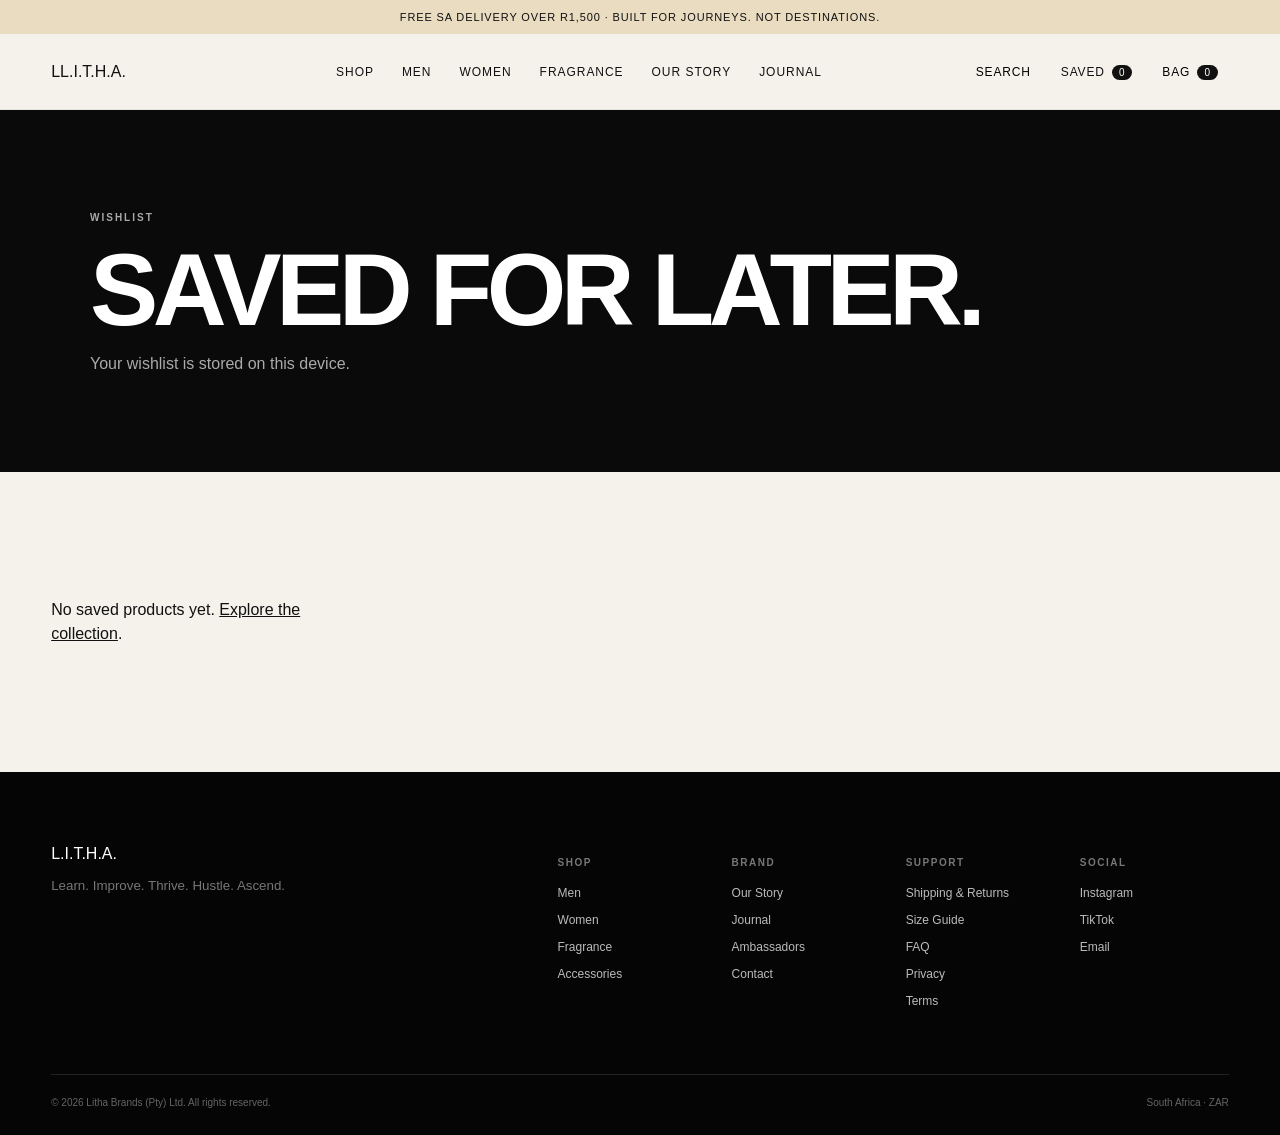
<file: wishlist.html>
<!doctype html><html lang="en-ZA"><head><meta charset="utf-8"><meta name="viewport" content="width=device-width,initial-scale=1"><title>Saved — L.I.T.H.A.</title><meta name="description" content="Your saved L.I.T.H.A. products."><meta name="theme-color" content="#070707"><meta name="robots" content="index,follow"><meta property="og:type" content="website"><meta property="og:title" content="Saved — L.I.T.H.A."><meta property="og:description" content="Your saved L.I.T.H.A. products."><meta property="og:image" content="social-card.svg"><meta name="twitter:card" content="summary_large_image"><link rel="icon" href="favicon.svg" type="image/svg+xml"><link rel="manifest" href="site.webmanifest"><link rel="stylesheet" href="styles.css"><script src="config.js"></script></head><body><a class="skip" href="#main">Skip to content</a><div class="announcement">FREE SA DELIVERY OVER R1,500 · BUILT FOR JOURNEYS. NOT DESTINATIONS.</div><header class="site-header"><a class="brand" href="index.html"><span class="brand-mark">L</span><span class="brand-word">L.I.T.H.A.</span></a><nav class="desktop-nav"><a href="shop.html">Shop</a><a href="shop.html?category=men">Men</a><a href="shop.html?category=women">Women</a><a href="fragrance.html">Fragrance</a><a href="about.html">Our Story</a><a href="journal.html">Journal</a></nav><div class="header-actions"><button class="icon-btn" id="searchBtn" aria-label="Search">Search</button><a class="icon-btn" href="wishlist.html" aria-label="Wishlist">Saved <span class="count-pill" data-wish-count>0</span></a><button class="icon-btn" id="cartBtn">Bag <span class="count-pill" data-cart-count>0</span></button><button class="menu-btn" id="menuBtn">Menu</button></div></header><nav class="mobile-menu" id="mobileMenu" aria-label="Mobile navigation"><button class="mobile-close" data-close>Close</button><a href="shop.html">Shop all</a><a href="shop.html?category=men">Men</a><a href="shop.html?category=women">Women</a><a href="fragrance.html">Fragrance</a><a href="about.html">Our Story</a><a href="ambassadors.html">Ambassadors</a><a href="journal.html">Journal</a><a href="contact.html">Contact</a></nav><main id="main"><section class="page-hero"><div class="inner"><p class="eyebrow">WISHLIST</p><h1>Saved for later.</h1><p>Your wishlist is stored on this device.</p></div></section><section class="section"><div class="product-grid" id="productGrid" data-no-auto="true"></div></section></main><script>document.addEventListener('DOMContentLoaded',()=>{const ids=JSON.parse(localStorage.getItem('lithaWishlist')||'[]');const all=JSON.parse(document.querySelector('#productData').textContent);const grid=document.querySelector('#productGrid');grid.innerHTML=ids.length?all.filter(p=>ids.includes(p.id)).map(p=>`<article class="product-card"><div class="product-visual ${p.tone}"><div class="product-symbol">${p.symbol}</div><button class="quick" data-view="${p.id}">Quick view</button></div><div class="product-info"><h3>${p.name}</h3><div class="meta"><span>${p.collection}</span><span class="price">R${p.price}</span></div></div></article>`).join(''):'<p>No saved products yet. <a href="shop.html"><u>Explore the collection</u></a>.</p>'})</script><footer><div class="footer-inner"><div class="footer-top"><div class="footer-brand"><span>L.I.T.H.A.</span><small>Learn. Improve. Thrive. Hustle. Ascend.</small></div><div class="footer-cols"><div><h4>Shop</h4><a href="shop.html?category=men">Men</a><a href="shop.html?category=women">Women</a><a href="fragrance.html">Fragrance</a><a href="shop.html?category=accessories">Accessories</a></div><div><h4>Brand</h4><a href="about.html">Our Story</a><a href="journal.html">Journal</a><a href="ambassadors.html">Ambassadors</a><a href="contact.html">Contact</a></div><div><h4>Support</h4><a href="shipping.html">Shipping & Returns</a><a href="size-guide.html">Size Guide</a><a href="faq.html">FAQ</a><a href="privacy.html">Privacy</a><a href="terms.html">Terms</a></div><div><h4>Social</h4><a href="#" data-social="instagram">Instagram</a><a href="#" data-social="tiktok">TikTok</a><a href="mailto:official.litha@gmail.com">Email</a></div></div></div><div class="footer-bottom"><span>© 2026 Litha Brands (Pty) Ltd. All rights reserved.</span><span>South Africa · ZAR</span></div></div></footer><div class="scrim" id="scrim"></div><aside class="drawer" id="cartDrawer" aria-label="Shopping bag"><div class="drawer-head"><h2>Your Bag</h2><button class="close-btn" data-close>Close</button></div><div class="cart-items" id="cartItems"></div><div class="drawer-foot"><small id="shipMsg"></small><div class="shipping-progress"><span id="shipBar" style="width:0"></span></div><div class="total-row"><span>Subtotal</span><span id="cartSubtotal">R0</span></div><a class="btn btn-dark full" href="checkout.html">Checkout</a><small style="display:block;color:#777;margin-top:10px">Taxes and delivery confirmed at checkout.</small></div></aside><section class="search-overlay" id="searchOverlay"><div class="search-head"><input id="searchInput" aria-label="Search products" placeholder="Search L.I.T.H.A."><button class="close-btn" data-close>Close</button></div><div class="search-results" id="searchResults"></div></section><section class="modal" id="productModal" aria-label="Product quick view"><div class="modal-inner"><div id="modalVisual" class="modal-visual"></div><div class="modal-copy"><button class="close-btn modal-close" data-close>Close</button><p class="eyebrow" id="modalBadge"></p><h2 id="modalName"></h2><p class="price-lg" id="modalPrice"></p><p id="modalDesc"></p><small id="modalCollection"></small><h3>Select size</h3><div class="size-row" id="modalSizes"></div><button class="btn btn-dark full" id="modalAdd">Add to bag</button><p><a href="size-guide.html"><u>View size guide</u></a></p></div></div></section><div id="toast" class="toast" role="status"></div><button id="backTop" class="back-top" aria-label="Back to top">↑</button><script id="productData" type="application/json">[{"id":"founder-tee-black","name":"Founder Heavyweight Tee","price":649,"category":"men","collection":"Founder 001","badge":"FOUNDING DROP","sizes":["S","M","L","XL","2XL"],"tone":"black","symbol":"L","desc":"240gsm heavyweight cotton tee with an oversized silhouette and restrained L.I.T.H.A. identity."},{"id":"founder-tee-cream","name":"Founder Heavyweight Tee \u2014 Bone","price":649,"category":"men","collection":"Founder 001","badge":"NEW","sizes":["S","M","L","XL","2XL"],"tone":"cream","symbol":"L","desc":"The Founder tee in bone: heavyweight cotton, dropped shoulder and quiet statement branding."},{"id":"ascend-hoodie","name":"ASCEND Oversized Hoodie","price":1199,"category":"men","collection":"Founder 001","badge":"BESTSELLER","sizes":["S","M","L","XL","2XL"],"tone":"black","symbol":"A","desc":"Heavy fleece hoodie shaped for travel, training days and after-dark city movement."},{"id":"motion-track","name":"Motion Tracksuit Jacket","price":1399,"category":"men","collection":"Motion","badge":"LIMITED","sizes":["S","M","L","XL","2XL"],"tone":"charcoal","symbol":"M","desc":"Technical zip jacket with clean lines, subtle geometry and a structured athletic fit."},{"id":"motion-pant","name":"Motion Track Pant","price":1099,"category":"men","collection":"Motion","badge":"NEW","sizes":["S","M","L","XL","2XL"],"tone":"charcoal","symbol":"M","desc":"Tapered performance track pant designed to pair with the Motion jacket."},{"id":"performance-tee","name":"Performance Tee","price":599,"category":"active","collection":"Performance","badge":"CORE","sizes":["S","M","L","XL","2XL"],"tone":"black","symbol":"P","desc":"Lightweight training tee with a clean athletic cut and sweat-ready construction."},{"id":"founder-vest","name":"Founder Training Vest","price":499,"category":"active","collection":"Performance","badge":"GYM","sizes":["S","M","L","XL","2XL"],"tone":"black","symbol":"F","desc":"Minimal training vest for high-output sessions and warm-weather movement."},{"id":"women-motion-set","name":"Women Motion Set","price":1299,"category":"women","collection":"Motion","badge":"SET","sizes":["XS","S","M","L","XL"],"tone":"cream","symbol":"L","desc":"Sculpted two-piece active set balancing support, stretch and refined lifestyle styling."},{"id":"women-hoodie","name":"Women Oversized Hoodie","price":1099,"category":"women","collection":"Founder 001","badge":"CORE","sizes":["XS","S","M","L","XL"],"tone":"black","symbol":"A","desc":"Relaxed premium hoodie with an oversized profile and understated ASCEND detail."},{"id":"women-track","name":"Women Essential Tracksuit","price":1699,"category":"women","collection":"Motion","badge":"SET","sizes":["XS","S","M","L","XL"],"tone":"charcoal","symbol":"T","desc":"Full two-piece travel tracksuit designed for comfort without losing structure."},{"id":"women-leggings","name":"Sculpt Leggings","price":749,"category":"women","collection":"Performance","badge":"ACTIVE","sizes":["XS","S","M","L","XL"],"tone":"black","symbol":"S","desc":"High-rise sculpt leggings with flexible compression and a clean matte finish."},{"id":"women-bra","name":"Sculpt Training Bra","price":599,"category":"women","collection":"Performance","badge":"ACTIVE","sizes":["XS","S","M","L","XL"],"tone":"black","symbol":"S","desc":"Supportive training bra designed to pair with Sculpt Leggings."},{"id":"cap-core","name":"L.I.T.H.A. Core Cap","price":399,"category":"accessories","collection":"Core","badge":"CORE","sizes":["One Size"],"tone":"black","symbol":"L","desc":"Six-panel cap with tonal branding and an adjustable rear closure."},{"id":"bucket-hat","name":"Journey Bucket Hat","price":449,"category":"accessories","collection":"Journey","badge":"TRAVEL","sizes":["S/M","L/XL"],"tone":"cream","symbol":"J","desc":"Soft-structure bucket hat inspired by movement, departure halls and long summer days."},{"id":"gym-bag","name":"Ascend Gym Bag","price":899,"category":"accessories","collection":"Journey","badge":"TRAVEL","sizes":["One Size"],"tone":"black","symbol":"A","desc":"Structured carry-all for gym, work and short-haul travel with multiple utility pockets."},{"id":"travel-tote","name":"Journey Utility Tote","price":699,"category":"accessories","collection":"Journey","badge":"NEW","sizes":["One Size"],"tone":"olive","symbol":"J","desc":"Everyday utility tote built for commute, studio, airport and weekend movement."},{"id":"fragrance-noir","name":"ASCEND Noir Eau de Parfum","price":899,"category":"fragrance","collection":"ASCEND","badge":"SIGNATURE","sizes":["100ml"],"tone":"black","symbol":"N","desc":"Warm, smoky and commanding. A deep evening scent built around spice, amber, vanilla and oud."},{"id":"fragrance-lumiere","name":"ASCEND Lumi\u00e8re Eau de Parfum","price":899,"category":"fragrance","collection":"ASCEND","badge":"SIGNATURE","sizes":["100ml"],"tone":"cream","symbol":"L","desc":"Bright, warm and magnetic. A polished companion with luminous sweetness, woods and soft spice."}]</script><script src="app.js" defer></script></body></html>
</file>
<file: styles.css>
:root{--black:#070707;--ink:#111;--charcoal:#1b1b1b;--muted:#727272;--line:#dedbd4;--paper:#f5f2eb;--cream:#e8e0d1;--gold:#b58a42;--olive:#626650;--white:#fff;--max:1440px;--radius:22px;--shadow:0 18px 60px rgba(0,0,0,.12)}
*{box-sizing:border-box}html{scroll-behavior:smooth}body{margin:0;background:var(--paper);color:var(--ink);font-family:Inter,Arial,sans-serif;line-height:1.5}body.lock{overflow:hidden}a{color:inherit;text-decoration:none}button,input,select,textarea{font:inherit}button{cursor:pointer}img{max-width:100%}.sr-only{position:absolute;width:1px;height:1px;padding:0;margin:-1px;overflow:hidden;clip:rect(0,0,0,0);white-space:nowrap;border:0}.skip{position:fixed;left:12px;top:-80px;background:#fff;padding:10px 14px;z-index:999}.skip:focus{top:12px}
.announcement{height:34px;background:#000;color:#fff;display:flex;align-items:center;justify-content:center;font-size:11px;letter-spacing:.14em;text-align:center;padding:0 15px}.site-header{height:76px;display:flex;align-items:center;justify-content:space-between;padding:0 4vw;position:sticky;top:0;background:rgba(245,242,235,.92);backdrop-filter:blur(16px);z-index:80;border-bottom:1px solid rgba(0,0,0,.06)}.brand{display:flex;align-items:center;min-width:142px}.brand-logo{display:block;width:142px;height:54px;object-fit:contain;object-position:left center}.desktop-nav{display:flex;gap:28px;font-size:12px;text-transform:uppercase;letter-spacing:.08em}.desktop-nav a{position:relative}.desktop-nav a:after{content:"";position:absolute;left:0;right:100%;bottom:-7px;height:1px;background:#111;transition:.25s}.desktop-nav a:hover:after{right:0}.header-actions{display:flex;gap:8px;align-items:center}.icon-btn,.menu-btn{border:0;background:transparent;padding:9px 11px;text-transform:uppercase;font-size:12px;letter-spacing:.07em}.menu-btn{display:none}.count-pill{background:#111;color:#fff;border-radius:20px;padding:2px 7px;margin-left:3px;font-size:10px}
.hero{min-height:calc(100vh - 110px);background:#080808;color:#fff;display:grid;grid-template-columns:1.05fr .95fr;position:relative;overflow:hidden}.hero-copy{padding:10vw 5vw 7vw;z-index:2}.eyebrow{font-size:10px;font-weight:700;letter-spacing:.2em;text-transform:uppercase;margin:0 0 18px}.hero h1,.section h2,.split h2,.manifesto h2,.page-hero h1,.checkout-page h1{font-family:Montserrat,sans-serif;text-transform:uppercase;letter-spacing:-.055em;line-height:.91}.hero h1{font-size:clamp(58px,8.2vw,132px);margin:0 0 28px}.hero-sub{max-width:620px;color:#b9b9b9;font-size:17px}.hero-actions{display:flex;gap:12px;flex-wrap:wrap;margin-top:34px}.btn{border:1px solid currentColor;min-height:48px;padding:0 20px;display:inline-flex;align-items:center;justify-content:center;text-transform:uppercase;letter-spacing:.08em;font-size:11px;font-weight:700;border-radius:999px;transition:.2s}.btn:hover{transform:translateY(-2px)}.btn-primary{background:#fff;color:#000;border-color:#fff}.btn-dark{background:#000;color:#fff;border-color:#000}.btn-ghost{background:transparent;color:inherit}.btn-gold{background:var(--gold);border-color:var(--gold);color:#fff}.full{width:100%}.hero-object{display:grid;place-items:center;position:relative;min-height:520px}.hero-emblem{width:min(58%,430px);max-height:430px;object-fit:contain;opacity:.14;filter:drop-shadow(0 0 1px #555)}.hero-brand-lockup{display:block;width:min(310px,70vw);max-height:180px;object-fit:contain;object-position:left center;margin:0 0 28px}.orbit{position:absolute;border:1px solid #323232;border-radius:50%}.orbit-1{width:60%;aspect-ratio:1;animation:spin 18s linear infinite}.orbit-2{width:42%;aspect-ratio:1;animation:spin 12s linear infinite reverse}.orbit:after{content:"";width:7px;height:7px;background:var(--gold);border-radius:50%;position:absolute;top:8%;left:22%}.hero-caption{position:absolute;bottom:6%;right:8%;font-size:10px;letter-spacing:.16em;color:#777}@keyframes spin{to{transform:rotate(360deg)}}
.ticker{display:flex;gap:4vw;overflow:hidden;white-space:nowrap;padding:15px 4vw;border-bottom:1px solid var(--line);font:700 10px/1 Montserrat;letter-spacing:.18em}.section{max-width:var(--max);margin:auto;padding:110px 4vw}.section-head{display:flex;justify-content:space-between;align-items:end;gap:40px;margin-bottom:42px}.section h2,.split h2,.manifesto h2{font-size:clamp(42px,5vw,78px);margin:0}.section-intro{max-width:490px;color:#666}.feature-grid{display:grid;grid-template-columns:repeat(3,1fr);gap:14px}.feature-card{min-height:540px;padding:28px;display:flex;flex-direction:column;position:relative;overflow:hidden}.feature-card h3{font:700 28px/1.1 Montserrat;margin:auto 0 8px}.feature-card p{max-width:340px}.feature-card a{font-size:12px;text-transform:uppercase;letter-spacing:.08em;font-weight:700}.feature-dark{background:#0b0b0b;color:#fff}.feature-light{background:#ded8cb}.feature-gold{background:#b99357;color:#130f08}.feature-label{font-size:10px;letter-spacing:.14em}.feature-art{position:absolute;inset:70px 0 auto;text-align:center}.big-l{font:900 240px/1 Montserrat;color:#171717}.rings:before,.rings:after{content:"";position:absolute;left:50%;top:80px;transform:translate(-50%,-50%);border:1px solid rgba(0,0,0,.35);border-radius:50%;width:220px;height:220px}.rings:after{width:150px;height:150px}.bottle-art{position:absolute;top:85px;left:50%;transform:translateX(-50%);width:130px;height:270px;background:#17130e;border-radius:10px 10px 20px 20px;color:#d8c29c;display:grid;place-items:center;text-align:center;box-shadow:0 35px 80px rgba(0,0,0,.25)}
.lookbook{background:#111;color:#fff;padding:110px 4vw}.lookbook-inner{max-width:var(--max);margin:auto}.lookbook-grid{display:grid;grid-template-columns:1.1fr .9fr .9fr;gap:12px}.lookbook-card{min-height:480px;background:#1a1a1a;padding:26px;display:flex;flex-direction:column;justify-content:space-between;overflow:hidden}.lookbook-card:nth-child(2){background:#262626}.lookbook-card:nth-child(3){background:#e1dacd;color:#111}.lookbook-code{font-size:10px;letter-spacing:.16em}.lookbook-word{font:900 clamp(70px,9vw,150px)/.8 Montserrat;letter-spacing:-.08em;color:#262626;text-shadow:0 0 1px #666}.lookbook-card:nth-child(3) .lookbook-word{color:#cbc1af}.line-art{height:220px;position:relative}.line-art:before,.line-art:after{content:"";position:absolute;inset:30px 15%;border:1px solid #4b4b4b;transform:skew(-20deg)}.line-art:after{inset:60px 25%;transform:skew(20deg)}
.shop-section{padding-bottom:120px}.shop-head{align-items:center}.filter-row{display:flex;gap:8px;flex-wrap:wrap}.filter{border:1px solid #bbb;background:transparent;border-radius:999px;padding:9px 14px;text-transform:uppercase;font-size:10px;letter-spacing:.08em}.filter.active,.filter:hover{background:#111;color:#fff;border-color:#111}.product-grid{display:grid;grid-template-columns:repeat(4,1fr);gap:12px}.product-card{background:#fff;position:relative;min-width:0}.product-visual{aspect-ratio:.86;background:#ddd;display:grid;place-items:center;position:relative;overflow:hidden}.product-visual.black{background:#161616;color:#2a2a2a}.product-visual.cream{background:#ded6c8;color:#c6bcaa}.product-visual.charcoal{background:#333;color:#454545}.product-visual.olive{background:#6c705a;color:#7c8069}.product-symbol{font:900 11vw/1 Montserrat;letter-spacing:-.08em}.product-badge{position:absolute;left:12px;top:12px;background:#f6f2e9;color:#111;border-radius:20px;font-size:8px;letter-spacing:.12em;padding:7px 9px;font-weight:800}.wish{position:absolute;right:10px;top:10px;width:34px;height:34px;border-radius:50%;border:0;background:rgba(255,255,255,.88);font-size:17px}.wish.saved{background:#111;color:#fff}.quick{position:absolute;left:12px;right:12px;bottom:12px;background:#fff;border:0;padding:12px;text-transform:uppercase;font-size:10px;letter-spacing:.08em;opacity:0;transform:translateY(8px);transition:.2s}.product-card:hover .quick{opacity:1;transform:none}.product-info{padding:16px}.product-info h3{font-size:13px;margin:0 0 5px}.product-info .meta{display:flex;justify-content:space-between;gap:8px;color:#737373;font-size:11px}.product-info .price{color:#111;font-weight:700}
.split{display:grid;grid-template-columns:1.05fr .95fr;min-height:760px;background:#090909;color:#fff}.fragrance-visual{display:grid;place-items:center;background:radial-gradient(circle at 50% 45%,#4c3c27 0,#16120c 35%,#070707 68%)}.fragrance-stage{display:flex;align-items:end;gap:28px}.bottle{width:175px;height:360px;border-radius:10px 10px 24px 24px;display:grid;place-items:center;text-align:center;font:800 17px Montserrat;letter-spacing:.1em;box-shadow:0 55px 100px rgba(0,0,0,.55);position:relative}.bottle:before{content:"";position:absolute;top:-55px;width:82px;height:60px;border-radius:8px 8px 2px 2px}.bottle.black{background:#0b0b0b;border:1px solid #353535;color:#b89a68}.bottle.black:before{background:#161616}.bottle.cream{height:320px;background:#e7ddcb;color:#5b4a32}.bottle.cream:before{background:#cfc1a9}.fragrance-copy{padding:10vw 7vw;display:flex;flex-direction:column;justify-content:center}.fragrance-copy p{max-width:570px;color:#aaa}.notes{display:flex;gap:8px;flex-wrap:wrap;margin:25px 0}.notes span{border:1px solid #333;padding:8px 12px;border-radius:999px;font-size:10px;text-transform:uppercase;letter-spacing:.08em}
.manifesto{padding:120px 4vw;max-width:var(--max);margin:auto}.manifesto-grid{display:grid;grid-template-columns:repeat(5,1fr);border-top:1px solid #bbb;margin-top:55px}.manifesto-grid>div{padding:35px 18px;border-right:1px solid #bbb}.manifesto-grid>div:first-child{padding-left:0}.manifesto-grid strong{font:800 42px Montserrat}.manifesto-grid h3{font-size:16px}.manifesto-grid p{color:#6f6f6f;font-size:13px}.manifesto-end{font:500 clamp(24px,3vw,46px)/1.25 Montserrat;max-width:1040px;margin:80px 0 0}.community{background:#cdb992;display:grid;grid-template-columns:1fr 1fr;min-height:620px}.community-copy{padding:9vw 6vw;display:flex;flex-direction:column;justify-content:center}.community-copy h2{font:800 clamp(46px,5vw,78px)/.95 Montserrat;text-transform:uppercase;letter-spacing:-.05em}.community-art{background:#151515;color:#282828;display:grid;place-items:center;font:900 clamp(60px,10vw,160px)/.8 Montserrat;text-align:center;letter-spacing:-.06em}
.newsletter{padding:100px 4vw;text-align:center;background:#111;color:#fff}.newsletter h2{font:800 clamp(40px,5vw,70px)/1 Montserrat;text-transform:uppercase;margin:0 0 12px}.newsletter p{color:#aaa}.newsletter-form{max-width:600px;margin:30px auto 0;display:flex;border-bottom:1px solid #666}.newsletter-form input{flex:1;background:transparent;border:0;color:#fff;padding:18px 5px;outline:0}.newsletter-form button{border-radius:0;border:0}.newsletter-msg{min-height:20px;display:block;margin-top:12px;color:#cbb78d}
footer{background:#050505;color:#fff;padding:70px 4vw 25px}.footer-inner{max-width:var(--max);margin:auto}.footer-top{display:grid;grid-template-columns:1.3fr 2fr;gap:70px}.footer-logo{display:block;width:min(310px,82vw);height:auto;object-fit:contain;object-position:left center}.footer-cols{display:grid;grid-template-columns:repeat(4,1fr);gap:25px}.footer-cols h4{font-size:10px;text-transform:uppercase;letter-spacing:.15em;color:#777}.footer-cols a{display:block;font-size:12px;color:#bbb;margin:9px 0}.footer-cols a:hover{color:#fff}.footer-bottom{border-top:1px solid #222;margin-top:55px;padding-top:20px;display:flex;justify-content:space-between;color:#656565;font-size:10px}
.drawer,.search-overlay,.modal,.mobile-menu{position:fixed;z-index:150;visibility:hidden;opacity:0;transition:.25s}.drawer.open,.search-overlay.open,.modal.open,.mobile-menu.open{visibility:visible;opacity:1}.scrim{position:fixed;inset:0;background:rgba(0,0,0,.45);z-index:140;visibility:hidden;opacity:0;transition:.25s}.scrim.open{visibility:visible;opacity:1}.drawer{top:0;right:0;width:min(480px,100%);height:100%;background:#f7f4ed;transform:translateX(100%);opacity:1;visibility:hidden;display:flex;flex-direction:column}.drawer.open{transform:none;visibility:visible}.drawer-head{display:flex;justify-content:space-between;align-items:center;padding:23px;border-bottom:1px solid var(--line)}.drawer-head h2{font:800 20px Montserrat}.close-btn{border:0;background:transparent;font-size:13px;text-transform:uppercase}.cart-items{flex:1;overflow:auto;padding:12px 20px}.cart-item{display:grid;grid-template-columns:72px 1fr auto;gap:12px;padding:12px 0;border-bottom:1px solid var(--line)}.cart-thumb{width:72px;height:84px;background:#171717;color:#444;display:grid;place-items:center;font:900 38px Montserrat}.cart-item strong{font-size:12px}.cart-item small{display:block;color:#777}.qty{display:flex;align-items:center;gap:10px;margin-top:8px}.qty button{width:25px;height:25px;border:1px solid #bbb;background:transparent;border-radius:50%}.remove{border:0;background:transparent;text-decoration:underline;font-size:10px;padding:8px 0}.drawer-foot{padding:20px;border-top:1px solid var(--line)}.shipping-progress{height:3px;background:#ddd;margin:8px 0 12px}.shipping-progress span{display:block;background:#111;height:100%;transition:.3s}.total-row{display:flex;justify-content:space-between;font-weight:700;margin:15px 0}.search-overlay{inset:0;background:#f6f2ea;padding:10vh 5vw;overflow:auto}.search-head{display:flex;gap:10px;max-width:1000px;margin:auto}.search-head input{flex:1;border:0;border-bottom:2px solid #111;background:transparent;font:600 clamp(30px,5vw,72px) Montserrat;outline:0}.search-results{max-width:1000px;margin:35px auto;display:grid;grid-template-columns:repeat(3,1fr);gap:10px}.search-result{background:#fff;padding:15px}.modal{inset:5vh 6vw;background:#f5f2eb;box-shadow:var(--shadow);overflow:auto}.modal-inner{min-height:85vh;display:grid;grid-template-columns:1fr 1fr}.modal-visual{background:#131313;color:#2a2a2a;display:grid;place-items:center;font:900 30vw/1 Montserrat}.modal-copy{padding:7vw;position:relative}.modal-close{position:absolute;top:20px;right:20px}.modal-copy h2{font:800 clamp(34px,5vw,70px)/.95 Montserrat;text-transform:uppercase;letter-spacing:-.05em}.modal-copy .price-lg{font-size:22px;font-weight:700}.size-row{display:flex;gap:8px;flex-wrap:wrap;margin:20px 0}.size-btn{border:1px solid #aaa;background:transparent;min-width:45px;height:45px}.size-btn.active{background:#111;color:#fff}.mobile-menu{inset:0;background:#090909;color:#fff;padding:80px 7vw}.mobile-menu a{display:block;font:800 clamp(32px,8vw,64px)/1.25 Montserrat;text-transform:uppercase}.mobile-close{position:absolute;right:25px;top:25px;background:transparent;color:#fff;border:0;text-transform:uppercase}
.page-hero{background:#0a0a0a;color:#fff;padding:100px 5vw 80px}.page-hero .inner,.content-page{max-width:1100px;margin:auto}.page-hero h1{font-size:clamp(50px,8vw,110px);margin:0}.page-hero p{max-width:700px;color:#aaa}.content-page{padding:80px 4vw 120px}.content-page h2{font:800 28px Montserrat;text-transform:uppercase;margin-top:55px}.content-page h3{font-size:17px;margin-top:30px}.content-page p,.content-page li{color:#4c4c4c}.content-page table{width:100%;border-collapse:collapse;margin:25px 0}.content-page th,.content-page td{text-align:left;border-bottom:1px solid #ccc;padding:14px}.content-page .notice{background:#ebe5d9;padding:25px;margin:30px 0}.faq-item{border-top:1px solid #bbb}.faq-q{width:100%;background:transparent;border:0;padding:20px 0;text-align:left;font-weight:700;display:flex;justify-content:space-between}.faq-a{display:none;padding:0 0 20px;max-width:800px}.faq-item.open .faq-a{display:block}
.checkout-page{max-width:1300px;margin:auto;padding:70px 4vw 120px;display:grid;grid-template-columns:1.2fr .8fr;gap:7vw}.checkout-page h1{font-size:clamp(48px,6vw,88px);margin:0 0 15px}.checkout-lead{color:#666;max-width:680px}.form-section{border-top:1px solid #bbb;padding-top:25px;margin-top:35px}.form-section h2{font:800 18px Montserrat;text-transform:uppercase}.form-grid{display:grid;gap:12px}.form-grid.two{grid-template-columns:1fr 1fr}.checkout-form label{font-size:11px;text-transform:uppercase;letter-spacing:.06em;display:block;margin:12px 0}.checkout-form input,.checkout-form select,.checkout-form textarea,.contact-form input,.contact-form textarea{width:100%;border:1px solid #bbb;background:#fff;padding:14px;margin-top:7px;border-radius:0}.radio-option{display:flex!important;gap:12px;border:1px solid #bbb;padding:15px}.radio-option input{width:auto;margin:4px 0}.radio-option span strong,.radio-option span small{display:block}.order-panel{background:#111;color:#fff;padding:35px;height:max-content;position:sticky;top:110px}.checkout-item{display:grid;grid-template-columns:58px 1fr auto;gap:10px;align-items:center;padding:12px 0;border-bottom:1px solid #333}.checkout-thumb{width:58px;height:68px;background:#202020;color:#444;display:grid;place-items:center;font:900 30px Montserrat}.checkout-item strong{font-size:11px}.checkout-item small{display:block;color:#777}.order-totals>div{display:flex;justify-content:space-between;margin:13px 0;font-size:12px}.order-total{border-top:1px solid #444;padding-top:14px;font-size:15px!important}.order-success{position:fixed;inset:0;z-index:300;background:rgba(0,0,0,.85);display:grid;place-items:center;visibility:hidden;opacity:0}.order-success.open{visibility:visible;opacity:1}.order-success-card{background:#f4f0e8;padding:50px;max-width:650px}.success-actions{display:flex;gap:10px;flex-wrap:wrap}.checkout-back{font-size:11px;text-transform:uppercase}
.contact-grid{display:grid;grid-template-columns:1fr 1fr;gap:50px}.contact-card{background:#fff;padding:30px}.contact-card h3{font:800 22px Montserrat;text-transform:uppercase}.journal-grid{display:grid;grid-template-columns:repeat(3,1fr);gap:14px}.journal-card{background:#fff}.journal-image{aspect-ratio:1.2;background:#171717;color:#292929;display:grid;place-items:center;font:900 80px Montserrat}.journal-card div:last-child{padding:20px}.journal-card h3{font:800 22px/1.1 Montserrat;text-transform:uppercase}.toast{position:fixed;left:50%;bottom:25px;transform:translate(-50%,20px);background:#111;color:#fff;padding:12px 18px;z-index:500;font-size:11px;opacity:0;visibility:hidden;transition:.2s}.toast.show{opacity:1;visibility:visible;transform:translate(-50%,0)}.back-top{position:fixed;right:20px;bottom:20px;z-index:60;width:42px;height:42px;border-radius:50%;border:0;background:#111;color:#fff;opacity:0;visibility:hidden}.back-top.show{opacity:1;visibility:visible}
@media(max-width:1000px){.desktop-nav{display:none}.menu-btn{display:block}.hero,.split,.community,.checkout-page,.contact-grid{grid-template-columns:1fr}.hero-copy{padding:15vw 6vw 4vw}.hero-object{min-height:420px}.feature-grid{grid-template-columns:1fr}.feature-card{min-height:450px}.lookbook-grid{grid-template-columns:1fr}.product-grid{grid-template-columns:repeat(2,1fr)}.manifesto-grid{grid-template-columns:1fr}.manifesto-grid>div{border-right:0;border-bottom:1px solid #bbb;padding-left:0}.footer-top{grid-template-columns:1fr}.checkout-page{padding-top:45px}.order-panel{position:static}.modal-inner{grid-template-columns:1fr}.modal-visual{min-height:340px}.community-art{min-height:420px}}
@media(max-width:620px){.announcement{font-size:9px}.site-header{height:64px;padding:0 18px}.brand{min-width:104px}.brand-logo{width:104px;height:44px}.hero{min-height:auto}.hero-copy{padding:90px 22px 45px}.hero-object{min-height:340px}.hero h1{font-size:56px}.section,.manifesto{padding:75px 20px}.section-head{display:block}.section-intro{margin-top:15px}.product-grid{grid-template-columns:1fr 1fr;gap:6px}.product-info{padding:11px}.product-symbol{font-size:25vw}.quick{opacity:1;position:static;margin:0 10px 10px;width:calc(100% - 20px);font-size:9px}.feature-card{min-height:430px}.lookbook{padding:75px 20px}.split{min-height:auto}.fragrance-visual{min-height:560px}.bottle{width:125px;height:280px}.bottle.cream{height:245px}.fragrance-copy{padding:75px 24px}.community-copy{padding:75px 24px}.footer-cols{grid-template-columns:1fr 1fr}.footer-bottom{display:block}.search-results{grid-template-columns:1fr}.modal{inset:0}.modal-copy{padding:55px 22px}.form-grid.two{grid-template-columns:1fr}.order-success-card{margin:18px;padding:30px}.journal-grid{grid-template-columns:1fr}.contact-grid{gap:15px}}
/* L.I.T.H.A. 2.0 premium homepage */
.announcement{background:#e9dcc0;color:#111;display:flex;justify-content:center;gap:18px;letter-spacing:.08em}.ann-sep{opacity:.45}.premium-header{background:#050505;border-bottom:1px solid #1b1b1b}.premium-header .brand{min-width:185px}.brand-logo{width:150px;height:72px;object-fit:contain;object-position:left center}.premium-header .desktop-nav{gap:27px}.premium-header .desktop-nav a{font-size:10px;letter-spacing:.11em;color:#d8d8d8;text-transform:uppercase}.premium-header .desktop-nav a.active,.premium-header .desktop-nav a:hover{color:#d5b670}.premium-header .icon-btn{color:#fff}.compact{font-size:20px}.visual-hero{position:relative;min-height:600px;background:#070707;color:#fff;overflow:hidden}.visual-hero-image{position:absolute;inset:0;width:100%;height:100%;object-fit:cover;object-position:center}.visual-hero-shade{position:absolute;inset:0;background:linear-gradient(90deg,rgba(0,0,0,.93) 0%,rgba(0,0,0,.74) 31%,rgba(0,0,0,.10) 62%,rgba(0,0,0,.08) 100%)}.visual-hero-copy{position:relative;z-index:2;padding:9vw 6.2vw 6vw;max-width:710px}.visual-hero h1{font:800 clamp(44px,5.4vw,82px)/1.03 Montserrat,sans-serif;letter-spacing:-.045em;margin:17px 0;text-transform:uppercase}.visual-hero-copy>p:not(.eyebrow){max-width:550px;font-size:17px;color:#d2d2d2}.gold{color:#d2b06c!important}.btn-ghost.light{color:#fff;border-color:#ddd}.hero-proof{display:flex;align-items:center;gap:28px;margin-top:34px;font-size:10px;letter-spacing:.08em}.hero-proof strong{color:#d8b66e;letter-spacing:.15em}.trust-strip{display:grid;grid-template-columns:repeat(5,1fr);background:#101010;color:#fff;border-top:1px solid #252525;border-bottom:1px solid #252525}.trust-strip>div{display:flex;align-items:center;gap:14px;padding:22px 25px;border-right:1px solid #333}.trust-strip b{font-size:25px;color:#d3b36f}.trust-strip strong,.trust-strip small{display:block}.trust-strip strong{font-size:11px;text-transform:uppercase;letter-spacing:.04em}.trust-strip small{font-size:10px;color:#aaa;margin-top:4px}.collection-tiles{background:#080808;display:grid;grid-template-columns:repeat(5,1fr);gap:8px;padding:8px 2.6vw 18px}.collection-tile{position:relative;min-height:260px;overflow:hidden;color:#fff}.collection-tile:after{content:"";position:absolute;inset:0;background:linear-gradient(0deg,rgba(0,0,0,.78),rgba(0,0,0,.08) 70%)}.collection-tile img{width:100%;height:100%;object-fit:cover;position:absolute;transition:transform .5s}.collection-tile:hover img{transform:scale(1.04)}.collection-tile span{position:absolute;z-index:2;left:22px;bottom:22px}.collection-tile strong,.collection-tile small{display:block}.collection-tile strong{font:800 22px Montserrat}.collection-tile small{letter-spacing:.14em}.collection-tile em{display:inline-block;font-style:normal;border:1px solid #fff;padding:9px 14px;margin-top:14px;font-size:9px;letter-spacing:.08em}.brand-bestsellers{background:#0b0b0b;color:#fff;display:grid;grid-template-columns:1fr 1.35fr;gap:0}.discipline-panel{min-height:410px;position:relative;overflow:hidden}.discipline-panel img{position:absolute;inset:0;width:100%;height:100%;object-fit:cover;opacity:.44}.discipline-panel:after{content:"";position:absolute;inset:0;background:linear-gradient(90deg,#090909 0%,rgba(9,9,9,.75) 52%,rgba(9,9,9,.15))}.discipline-copy{position:relative;z-index:2;padding:58px;max-width:530px}.discipline-copy h2,.bestsellers-panel h2{font:800 28px Montserrat;text-transform:uppercase}.discipline-copy p{color:#bbb;line-height:1.7}.bestsellers-panel{padding:34px 28px 40px;background:#111}.compact-head{margin-bottom:16px}.compact-head a{font-size:9px;letter-spacing:.12em;color:#fff}.compact-products{grid-template-columns:repeat(5,1fr);gap:7px}.compact-products .product-card{background:#f4f2ed;color:#111}.compact-products .product-visual{min-height:180px}.compact-products .product-info h3{font-size:10px}.compact-products .meta{font-size:9px}.standard-section{padding:34px 4vw 46px;background:#0b0b0b;color:#fff;border-top:1px solid #242424}.standard-grid{display:grid;grid-template-columns:repeat(5,1fr);max-width:1100px}.standard-grid>div{text-align:center;padding:12px 20px;border-right:1px solid #262626}.standard-grid b{display:block;font:800 34px Montserrat;color:#d1af69}.standard-grid strong,.standard-grid small{display:block}.standard-grid strong{font-size:11px;margin-top:7px}.standard-grid small{font-size:10px;color:#999;margin-top:5px}.editorial-fragrance{display:grid;grid-template-columns:1fr 1fr;background:#14110d;color:#fff;min-height:540px}.editorial-fragrance .fragrance-copy{padding:8vw}.editorial-fragrance h2{font:800 clamp(44px,6vw,78px)/.95 Montserrat;margin:10px 0 22px}.fragrance-art{display:grid;place-items:center;background:radial-gradient(circle at center,#3a2a14,#0d0b08 65%)}.fragrance-art .bottle{position:relative;transform:none}.footer-brand small{display:block;margin-top:10px;color:#777}.footer-logo{max-width:210px}
@media(max-width:1100px){.premium-header .desktop-nav{display:none}.collection-tiles{grid-template-columns:repeat(2,1fr)}.collection-tile:last-child{grid-column:1/-1}.brand-bestsellers{grid-template-columns:1fr}.compact-products{grid-template-columns:repeat(3,1fr)}.trust-strip{grid-template-columns:repeat(2,1fr)}.trust-strip>div:last-child{grid-column:1/-1}.editorial-fragrance{grid-template-columns:1fr}}
@media(max-width:650px){.announcement{gap:7px;font-size:8px;white-space:nowrap;overflow:hidden}.ann-sep{display:none}.premium-header .brand{min-width:120px}.brand-logo{width:105px;height:52px}.visual-hero{min-height:610px}.visual-hero-image{object-position:64% center}.visual-hero-shade{background:linear-gradient(90deg,rgba(0,0,0,.94) 0%,rgba(0,0,0,.72) 64%,rgba(0,0,0,.22))}.visual-hero-copy{padding:125px 22px 50px;max-width:92%}.visual-hero h1{font-size:46px}.visual-hero-copy>p:not(.eyebrow){font-size:14px}.hero-proof{display:block}.hero-proof strong{display:block;margin-top:12px}.trust-strip{grid-template-columns:1fr 1fr}.trust-strip>div{padding:16px 13px}.collection-tiles{grid-template-columns:1fr 1fr;padding:6px}.collection-tile{min-height:220px}.collection-tile:last-child{grid-column:1/-1}.collection-tile strong{font-size:18px}.brand-bestsellers{display:block}.discipline-copy{padding:48px 22px}.bestsellers-panel{padding:30px 12px}.compact-products{grid-template-columns:1fr 1fr}.compact-products .product-visual{min-height:165px}.standard-grid{grid-template-columns:1fr 1fr}.standard-grid>div:last-child{grid-column:1/-1}.editorial-fragrance .fragrance-copy{padding:75px 24px}.fragrance-art{min-height:440px}}
</file>
